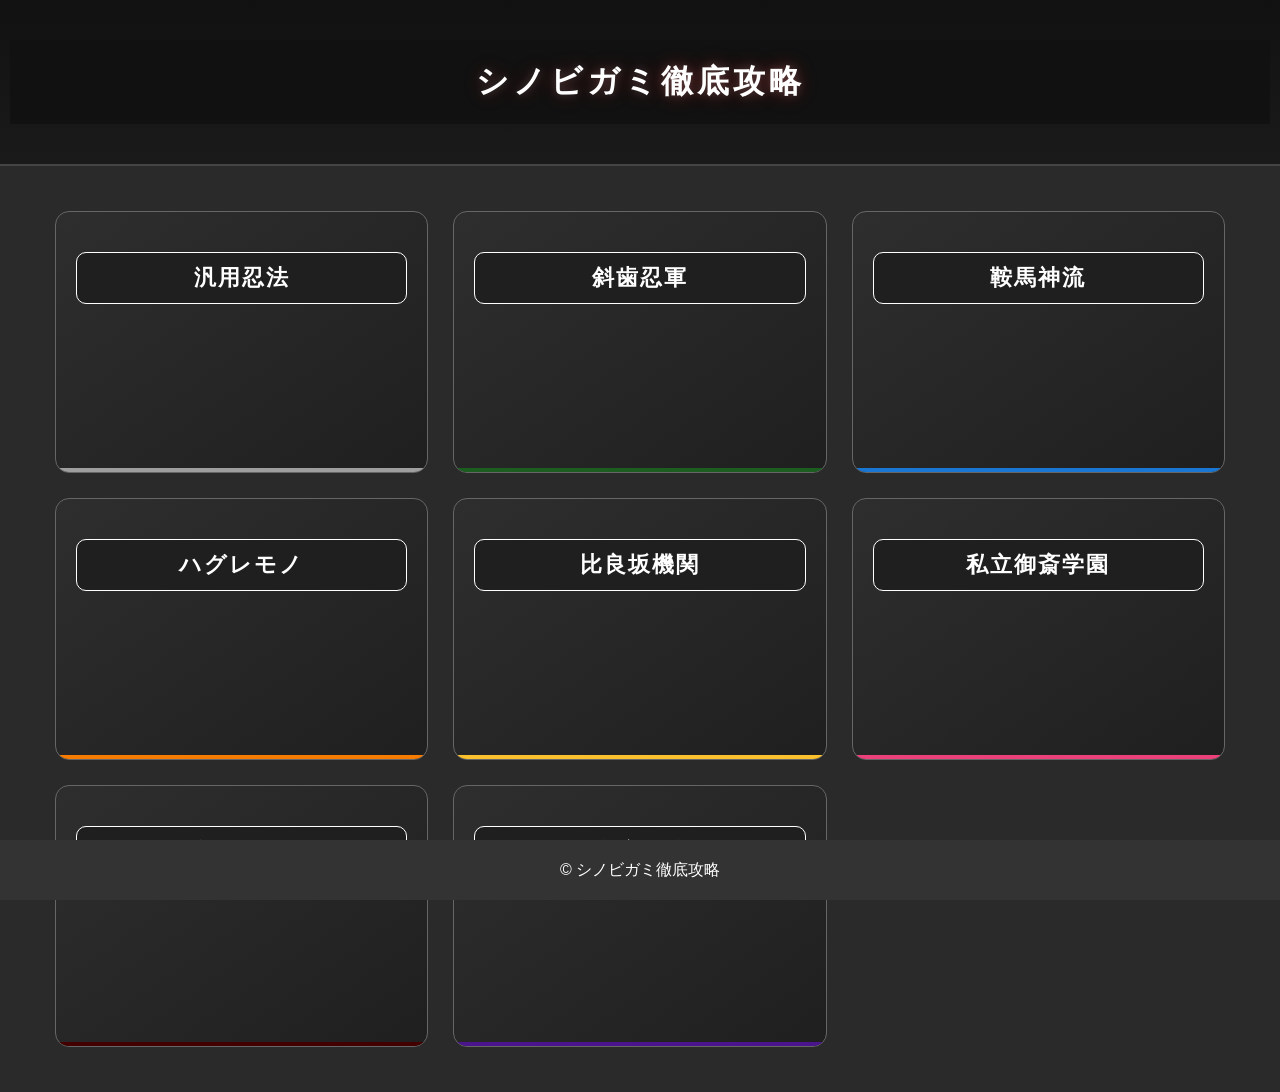
<file: index.html>
<!DOCTYPE html>
<html lang="ja">
<head>
<meta charset="UTF-8">
<meta name="viewport" content="width=device-width, initial-scale=1.0">
<link href="other.css" rel="stylesheet" type="text/css">
<title>シノビガミ徹底攻略</title>

<style>
body {
  margin: 0;
  font-family: "Hiragino Kaku Gothic ProN", Meiryo, sans-serif;
  background: #2a2a2a;
  color: #fff;
}

/* タイトル */
header {
  text-align: center;
  padding: 40px 10px;
  background: linear-gradient(180deg, #111, #1a1a1a);
  border-bottom: 2px solid #444;
}

header h1 {
  margin: 0;
  font-size: 32px;
  letter-spacing: 4px;
  text-shadow: 0 0 10px rgba(255,255,255,0.2),
               0 0 20px rgba(255,0,0,0.3);
}

/* コンテナ */
.container {
  max-width: 1200px;
  margin: auto;
  padding: 30px 20px;
}

/* グリッド */
.grid {
  display: grid;
  grid-template-columns: repeat(3, 1fr);
  gap: 25px;
}

/* スマホ */
@media (max-width: 768px) {
  .grid {
    grid-template-columns: 1fr;
  }
}

/* カード */
.card {
  background: linear-gradient(145deg, #2e2e2e, #1f1f1f);
  border: 1px solid #666;
  border-radius: 14px;
  padding: 40px 20px;
  text-align: center;
  cursor: pointer;
  transition: 0.3s;
  position: relative;
  overflow: hidden;
}

/* ホバー時 */
.card:hover {
  transform: translateY(-8px) scale(1.03);
  box-shadow: 0 10px 30px rgba(0,0,0,0.7);
}

/* 光エフェクト */
.card::before {
  content: "";
  position: absolute;
  top: -50%;
  left: -50%;
  width: 200%;
  height: 200%;
  background: linear-gradient(120deg, transparent, rgba(255,255,255,0.1), transparent);
  transform: rotate(25deg);
  transition: 0.5s;
  opacity: 0;
}

.card:hover::before {
  opacity: 1;
  top: -20%;
  left: -20%;
}

/* カードタイトル */
.card h2 {
  margin: 0;
  font-size: 22px;
  letter-spacing: 2px;
}

/* 装飾ライン */
.card::after {
  content: "";
  position: absolute;
  bottom: 0;
  left: 0;
  width: 100%;
  height: 4px;
  transition: 0.3s;
}

/* ホバー時にライン強調 */
.card:hover::after {
  height: 6px;
  filter: brightness(1.4);
}

/* 流派カラー（指定イメージ） */
.general::after { background: #9e9e9e; } /* 汎用：グレー */
.hasuba::after   { background: #1b5e20; } /* 斜歯：濃い緑 */
.kurama::after  { background: #1976d2; } /* 鞍馬：青 */
.hagure::after  { background: #f57c00; } /* ハグレ：オレンジ */
.hirasaka::after{ background: #fbc02d; } /* 比良坂：黄色 */
.gakuen::after  { background: #ec407a; } /* 私立：ピンク */
.oni::after  { background: #430001; } /* 隠忍：濃い赤 */
.koryu::after   { background: #4a148c; } /* 古流：濃い紫 */

/* フッター */
footer {
    position: fixed;
    bottom: 0;
    left: 0;
    width: 100%;
    height: 60px;
    background: #333;
    color: white;
    text-align: center;
    line-height: 60px;
}
</style>
</head>

<body>

<header>
  <h1>シノビガミ徹底攻略</h1>
</header>

<div class="container">

<div class="grid">

  <!-- 汎用忍法 -->
  <div class="card general" onclick="location.href='hanyou.html'">
    <h2>汎用忍法</h2>
  </div>

  <div class="card hasuba" onclick="location.href='hasuba.html'">
    <h2>斜歯忍軍</h2>
  </div>

  <div class="card kurama" onclick="location.href='kurama.html'">
    <h2>鞍馬神流</h2>
  </div>

  <div class="card hagure" onclick="location.href='hagure.html'">
    <h2>ハグレモノ</h2>
  </div>

  <div class="card hirasaka" onclick="location.href='hirasaka.html'">
    <h2>比良坂機関</h2>
  </div>

  <div class="card gakuen" onclick="location.href='gakuen.html'">
    <h2>私立御斎学園</h2>
  </div>

  <div class="card oni" onclick="location.href='oni.html'">
    <h2>隠忍の血統</h2>
  </div>

  <!-- 古流忍法 -->
  <div class="card koryu" onclick="location.href='koryu.html'">
    <h2>古流忍法</h2>
  </div>

</div>

</div>

<footer>
  © シノビガミ徹底攻略
</footer>

</body>
</html>
</file>
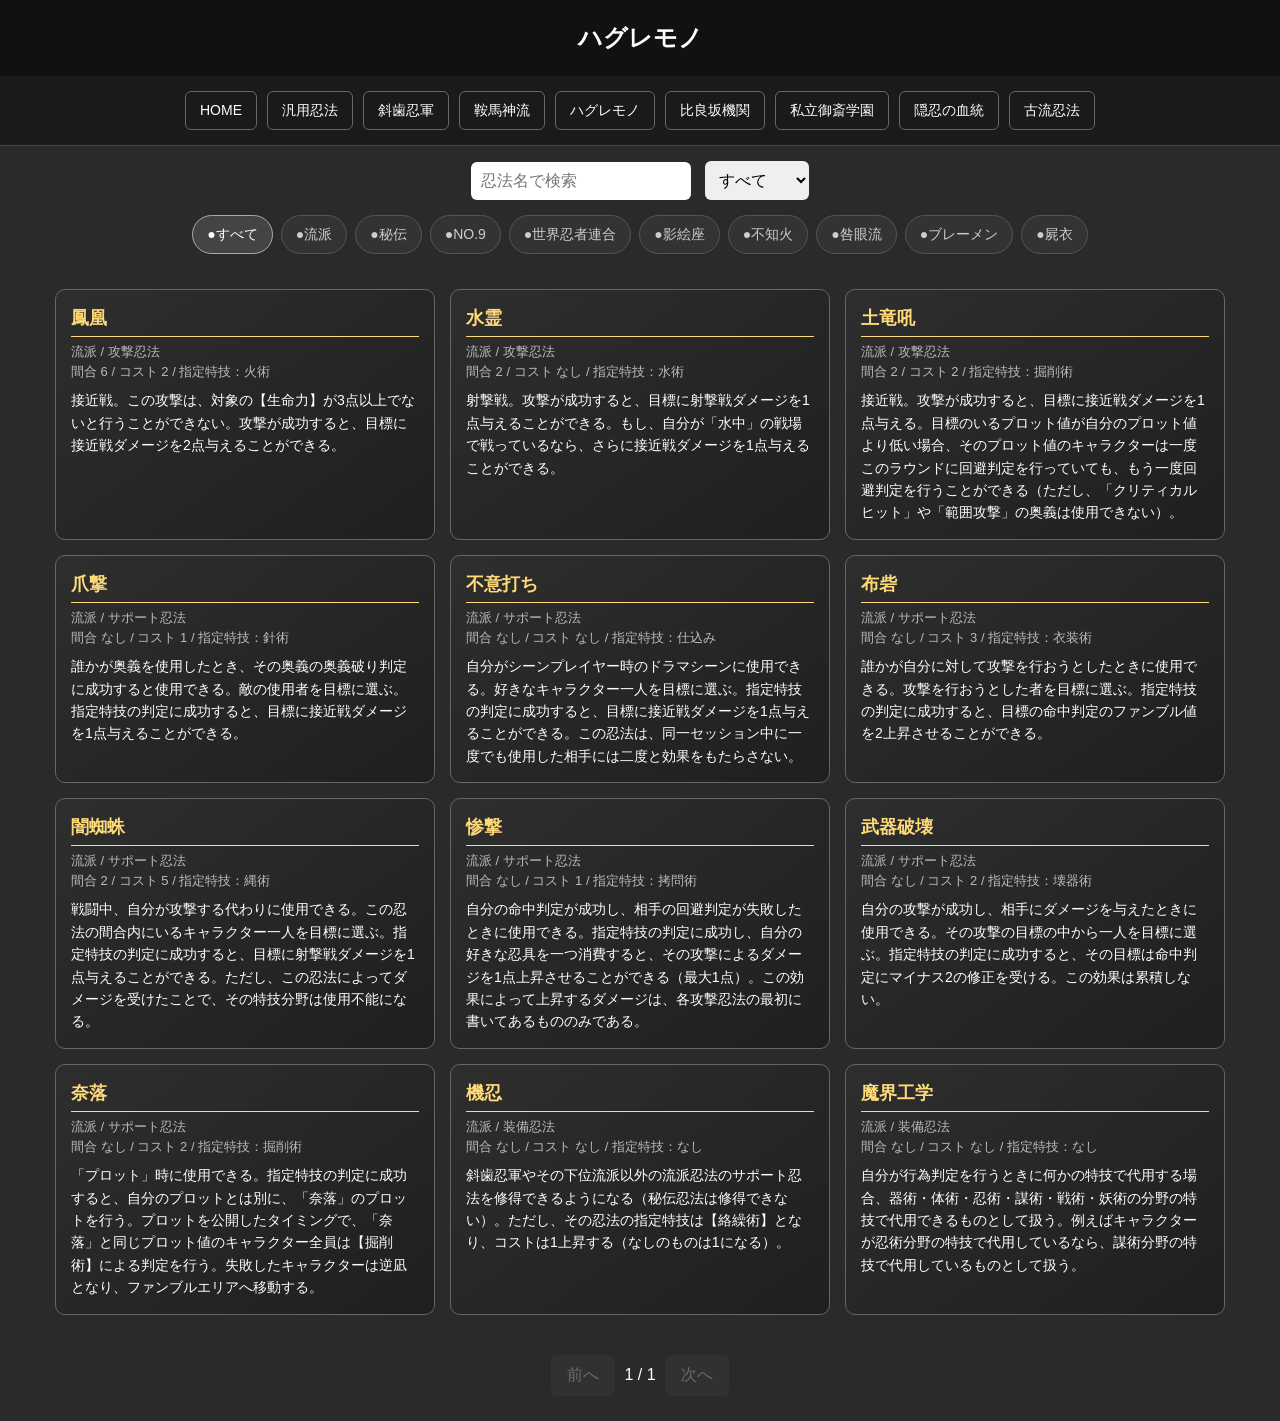
<file: hagure.html>
<!DOCTYPE html>
<html lang="ja">
<head>
<meta charset="UTF-8">
<meta name="viewport" content="width=device-width, initial-scale=1.0">
<link href="other.css" rel="stylesheet" type="text/css">
<title>シノビガミ徹底攻略-ハグレモノ</title>

<style>
body {
  margin: 0;
  font-family: sans-serif;
  background: #2a2a2a;
  color: #fff;
  line-height: 1.5;
}

/* タイトル */
h1 {
  text-align: center;
  padding: 20px 0;
  margin: 0;
  background: #111;
  font-size: 24px;
}
.container h2 {
    text-align: center;
    background-color: #1f1f1f;
    padding: 10px;
    border: 1px solid;
    border-radius: 10px;
}
/* ===== メニュー（修正箇所） ===== */
.menu {
  display: flex;
  justify-content: center; 
  overflow-x: auto;
  /* スムーズなスクロール（iOS用） */
  -webkit-overflow-scrolling: touch; 
  gap: 10px;
  /* 左右にパディングを入れることで、端のアイテムが壁に張り付くのを防ぐ */
  padding: 15px 20px; 
  background: #1a1a1a;
  border-bottom: 1px solid #444;
}

/* スクロールバーの見た目を少し整える（任意） */
.menu::-webkit-scrollbar {
  height: 4px;
}
.menu::-webkit-scrollbar-thumb {
  background: #444;
  border-radius: 10px;
}

/* メニューアイテム（枠線だけ） */
.menu-item {
  flex: 0 0 auto;
  padding: 8px 14px;
  border-radius: 6px;
  cursor: pointer;
  white-space: nowrap;
  font-size: 14px;
  border: 1px solid #666;
  background: transparent;
  transition: 0.2s;
}

/* ホバー */
.menu-item:hover {
  border-color: #aaa;
  background: #333;
}

/* ===== コンテンツ ===== */
.container {
  max-width: 1200px;
  margin: auto;
}

.controls {
  padding: 10px;
  text-align: center;
}

input, select {
  padding: 10px;
  margin: 5px;
  border-radius: 6px;
  border: none;
  font-size: 16px; /* 入力しやすく大きく */
}

/* ===== サブメニューのスタイル ===== */
.submenu {
  display: flex;
  justify-content: center;
  flex-wrap: wrap;
  gap: 8px;
  padding: 10px 0;
}

.sub-item {
  padding: 8px 14px;
  border-radius: 20px;
  cursor: pointer;
  font-size: 14px;
  border: 1px solid #555;
  background: #333;
  color: #ccc;
  transition: 0.2s;
}

.sub-item:hover, .sub-item.active {
  border-color: #aaa;
  background: #444;
  color: #fff;
}

/* グリッド */
.grid {
  display: grid;
  grid-template-columns: repeat(3, 1fr);
  gap: 15px;
  padding: 15px;
}

/* 一覧カード */
.card {
  min-height: 180px;
  overflow: hidden;
  padding: 15px;
  border-radius: 10px;
  background: linear-gradient(145deg, #2e2e2e, #1f1f1f);
  border: 1px solid #666;
  transition: 0.2s;
}

/* テキスト */
.title {
  font-weight: bold;
  margin-bottom: 5px;
  font-size: 1.1em;
  border-bottom: 1px solid;
  padding-bottom: 5px;
  color: #ffda79; /* タイトルを見やすく */
}

.meta {
  font-size: 13px;
  color: #bbb;
  margin-bottom: 8px;
}

.desc {
  font-size: 14px;
  line-height: 1.6;
}

/* ページネーション */
.pagination {
  text-align: center;
  padding: 20px 10px;
}

button {
  padding: 10px 16px;
  margin: 5px;
  border: none;
  border-radius: 6px;
  cursor: pointer;
  font-size: 16px;
  background: #444;
  color: white;
}

button:disabled {
  opacity: 0.3;
  cursor: not-allowed;
}

/* ==========================================
   スマホ向け調整 (768px以下)
========================================== */
@media (max-width: 768px) {
  h1 { font-size: 20px; }
  .menu {
    justify-content: flex-start; 
  }
  /* 2列表示に変更 */
  .grid {
    grid-template-columns: repeat(2, 1fr);
    gap: 10px; /* 間隔を少し詰める */
    padding: 10px;
  }

  /* カード内の文字サイズを大きく */
  .card {
    padding: 12px;
    min-height: auto;
  }

  .title {
    font-size: 1.2em; /* タイトルを大きく */
  }

  .meta {
    font-size: 13px;
    line-height: 1.3;
  }

  .desc {
    font-size: 13px;
    line-height: 1.5;
  }

  /* コントロール（検索・ボタン）のサイズアップ */
  input, select, .sub-item, button {
    font-size: 12px;
  }
  
}

/* さらに小さい画面（400px以下）での微調整 */
@media (max-width: 400px) {
  .grid {
    grid-template-columns: 1fr; /* 非常に狭い場合は1列 */
  }
}

</style>
</head>

<body>

<h1>ハグレモノ</h1>

<div class="menu">
  <div class="menu-item general" onclick="location.href='index.html'">HOME</div>
  <div class="menu-item hanyou" onclick="location.href='hanyou.html'">汎用忍法</div>
  <div class="menu-item hasuba" onclick="location.href='hasuba.html'">斜歯忍軍</div>
  <div class="menu-item kurama" onclick="location.href='kurama.html'">鞍馬神流</div>
  <div class="menu-item hagure" onclick="location.href='hagure.html'">ハグレモノ</div>
  <div class="menu-item hirasaka" onclick="location.href='hirasaka.html'">比良坂機関</div>
  <div class="menu-item gakuen" onclick="location.href='gakuen.html'">私立御斎学園</div>
  <div class="menu-item kettou" onclick="location.href='kettou.html'">隠忍の血統</div>
  <div class="menu-item koryu" onclick="location.href='koryu.html'">古流忍法</div>
</div>

<div class="container">

<div class="controls">
  <input type="text" id="search" placeholder="忍法名で検索">
  <select id="filter">
    <option value="">すべて</option>
    <option value="攻撃">攻撃</option>
    <option value="サポート">サポート</option>
    <option value="装備">装備</option>
  </select>
  
  <div class="submenu">
    <div class="sub-item active" onclick="setSubCategory(this, '')">●すべて</div>
    <div class="sub-item" onclick="setSubCategory(this, '流派')">●流派</div>
    <div class="sub-item" onclick="setSubCategory(this, '秘伝')">●秘伝</div>
    <div class="sub-item" onclick="setSubCategory(this, 'NO.9')">●NO.9</div>
    <div class="sub-item" onclick="setSubCategory(this, '世界忍者連合')">●世界忍者連合</div>
    <div class="sub-item" onclick="setSubCategory(this, '影絵座')">●影絵座</div>
    <div class="sub-item" onclick="setSubCategory(this, '不知火')">●不知火</div>
    <div class="sub-item" onclick="setSubCategory(this, '咎眼流')">●咎眼流</div>
    <div class="sub-item" onclick="setSubCategory(this, 'ブレーメン')">●ブレーメン</div>
    <div class="sub-item" onclick="setSubCategory(this, '屍衣')">●屍衣</div>
  </div>
</div>

<div class="grid" id="grid"></div>

<div class="pagination">
  <button id="prev">前へ</button>
  <span id="pageInfo"></span>
  <button id="next">次へ</button>
</div>

</div>

<script>
const ITEMS_PER_PAGE = 12;
let currentPage = 1;
let currentSubCategory = ''; 

const data = [
{
    name:"鳳凰",
    type:"攻撃忍法",
    category:"流派",
    meta:"間合 6 / コスト 2 / 指定特技：火術",
    desc:"接近戦。この攻撃は、対象の【生命力】が3点以上でないと行うことができない。攻撃が成功すると、目標に接近戦ダメージを2点与えることができる。"
},
{
    name:"水霊",
    type:"攻撃忍法",
    category:"流派",
    meta:"間合 2 / コスト なし / 指定特技：水術",
    desc:"射撃戦。攻撃が成功すると、目標に射撃戦ダメージを1点与えることができる。もし、自分が「水中」の戦場で戦っているなら、さらに接近戦ダメージを1点与えることができる。"
},
{
    name:"土竜吼",
    type:"攻撃忍法",
    category:"流派",
    meta:"間合 2 / コスト 2 / 指定特技：掘削術",
    desc:"接近戦。攻撃が成功すると、目標に接近戦ダメージを1点与える。目標のいるプロット値が自分のプロット値より低い場合、そのプロット値のキャラクターは一度このラウンドに回避判定を行っていても、もう一度回避判定を行うことができる（ただし、「クリティカルヒット」や「範囲攻撃」の奥義は使用できない）。"
},
{
    name:"爪撃",
    type:"サポート忍法",
    category:"流派",
    meta:"間合 なし / コスト 1 / 指定特技：針術",
    desc:"誰かが奥義を使用したとき、その奥義の奥義破り判定に成功すると使用できる。敵の使用者を目標に選ぶ。指定特技の判定に成功すると、目標に接近戦ダメージを1点与えることができる。"
},
{
    name:"不意打ち",
    type:"サポート忍法",
    category:"流派",
    meta:"間合 なし / コスト なし / 指定特技：仕込み",
    desc:"自分がシーンプレイヤー時のドラマシーンに使用できる。好きなキャラクター一人を目標に選ぶ。指定特技の判定に成功すると、目標に接近戦ダメージを1点与えることができる。この忍法は、同一セッション中に一度でも使用した相手には二度と効果をもたらさない。"
},
{
    name:"布砦",
    type:"サポート忍法",
    category:"流派",
    meta:"間合 なし / コスト 3 / 指定特技：衣装術",
    desc:"誰かが自分に対して攻撃を行おうとしたときに使用できる。攻撃を行おうとした者を目標に選ぶ。指定特技の判定に成功すると、目標の命中判定のファンブル値を2上昇させることができる。"
},
{
    name:"闇蜘蛛",
    type:"サポート忍法",
    category:"流派",
    meta:"間合 2 / コスト 5 / 指定特技：縄術",
    desc:"戦闘中、自分が攻撃する代わりに使用できる。この忍法の間合内にいるキャラクター一人を目標に選ぶ。指定特技の判定に成功すると、目標に射撃戦ダメージを1点与えることができる。ただし、この忍法によってダメージを受けたことで、その特技分野は使用不能になる。"
},
{
    name:"惨撃",
    type:"サポート忍法",
    category:"流派",
    meta:"間合 なし / コスト 1 / 指定特技：拷問術",
    desc:"自分の命中判定が成功し、相手の回避判定が失敗したときに使用できる。指定特技の判定に成功し、自分の好きな忍具を一つ消費すると、その攻撃によるダメージを1点上昇させることができる（最大1点）。この効果によって上昇するダメージは、各攻撃忍法の最初に書いてあるもののみである。"
},
{
    name:"武器破壊",
    type:"サポート忍法",
    category:"流派",
    meta:"間合 なし / コスト 2 / 指定特技：壊器術",
    desc:"自分の攻撃が成功し、相手にダメージを与えたときに使用できる。その攻撃の目標の中から一人を目標に選ぶ。指定特技の判定に成功すると、その目標は命中判定にマイナス2の修正を受ける。この効果は累積しない。"
},
{
    name:"奈落",
    type:"サポート忍法",
    category:"流派",
    meta:"間合 なし / コスト 2 / 指定特技：掘削術",
    desc:"「プロット」時に使用できる。指定特技の判定に成功すると、自分のプロットとは別に、「奈落」のプロットを行う。プロットを公開したタイミングで、「奈落」と同じプロット値のキャラクター全員は【掘削術】による判定を行う。失敗したキャラクターは逆凪となり、ファンブルエリアへ移動する。"
},
{
    name:"機忍",
    type:"装備忍法",
    category:"流派",
    meta:"間合 なし / コスト なし / 指定特技：なし",
    desc:"斜歯忍軍やその下位流派以外の流派忍法のサポート忍法を修得できるようになる（秘伝忍法は修得できない）。ただし、その忍法の指定特技は【絡繰術】となり、コストは1上昇する（なしのものは1になる）。"
},
{
    name:"魔界工学",
    type:"装備忍法",
    category:"流派",
    meta:"間合 なし / コスト なし / 指定特技：なし",
    desc:"自分が行為判定を行うときに何かの特技で代用する場合、器術・体術・忍術・謀術・戦術・妖術の分野の特技で代用できるものとして扱う。例えばキャラクターが忍術分野の特技で代用しているなら、謀術分野の特技で代用しているものとして扱う。"
}

];

const grid = document.getElementById("grid");

function setSubCategory(element, cat) {
  currentSubCategory = cat;
  currentPage = 1; 
  
  document.querySelectorAll('.sub-item').forEach(btn => {
    btn.classList.remove('active');
  });
  element.classList.add('active');
  
  render();
}

function getFilteredData() {
  const search = document.getElementById("search").value.toLowerCase();
  const filter = document.getElementById("filter").value;

  return data
    .filter(d =>
      d.name.toLowerCase().includes(search) ||
      d.desc.toLowerCase().includes(search)
    )
    .filter(d => !filter || d.type.includes(filter))
    .filter(d => !currentSubCategory || d.category === currentSubCategory);
}

function render() {
  const filtered = getFilteredData();
  const totalPages = Math.ceil(filtered.length / ITEMS_PER_PAGE);

  if (currentPage > totalPages) currentPage = totalPages || 1;

  const start = (currentPage - 1) * ITEMS_PER_PAGE;
  const pageData = filtered.slice(start, start + ITEMS_PER_PAGE);

  grid.innerHTML = "";

  if (filtered.length === 0) {
    grid.innerHTML = "<p style='text-align:center; grid-column: 1 / -1;'>該当する忍法がありません</p>";
    document.getElementById("pageInfo").textContent = "";
    document.getElementById("prev").disabled = true;
    document.getElementById("next").disabled = true;
    return;
  }

  pageData.forEach(d => {
    const card = document.createElement("div");
    card.className = "card";
    card.innerHTML = `
      <div class="title">${d.name}</div>
      <div class="meta">${d.category || '未設定'} / ${d.type}<br>${d.meta}</div>
      <div class="desc">${d.desc}</div>
    `;
    grid.appendChild(card);
  });

  document.getElementById("pageInfo").textContent = `${currentPage} / ${totalPages}`;
  document.getElementById("prev").disabled = currentPage === 1;
  document.getElementById("next").disabled = currentPage === totalPages;
}

document.getElementById("search").addEventListener("input", () => {
  currentPage = 1;
  render();
});

document.getElementById("filter").addEventListener("change", () => {
  currentPage = 1;
  render();
});

document.getElementById("prev").addEventListener("click", () => {
  currentPage--;
  render();
});

document.getElementById("next").addEventListener("click", () => {
  currentPage++;
  render();
});

render();
</script>

</body>
</html>
</file>
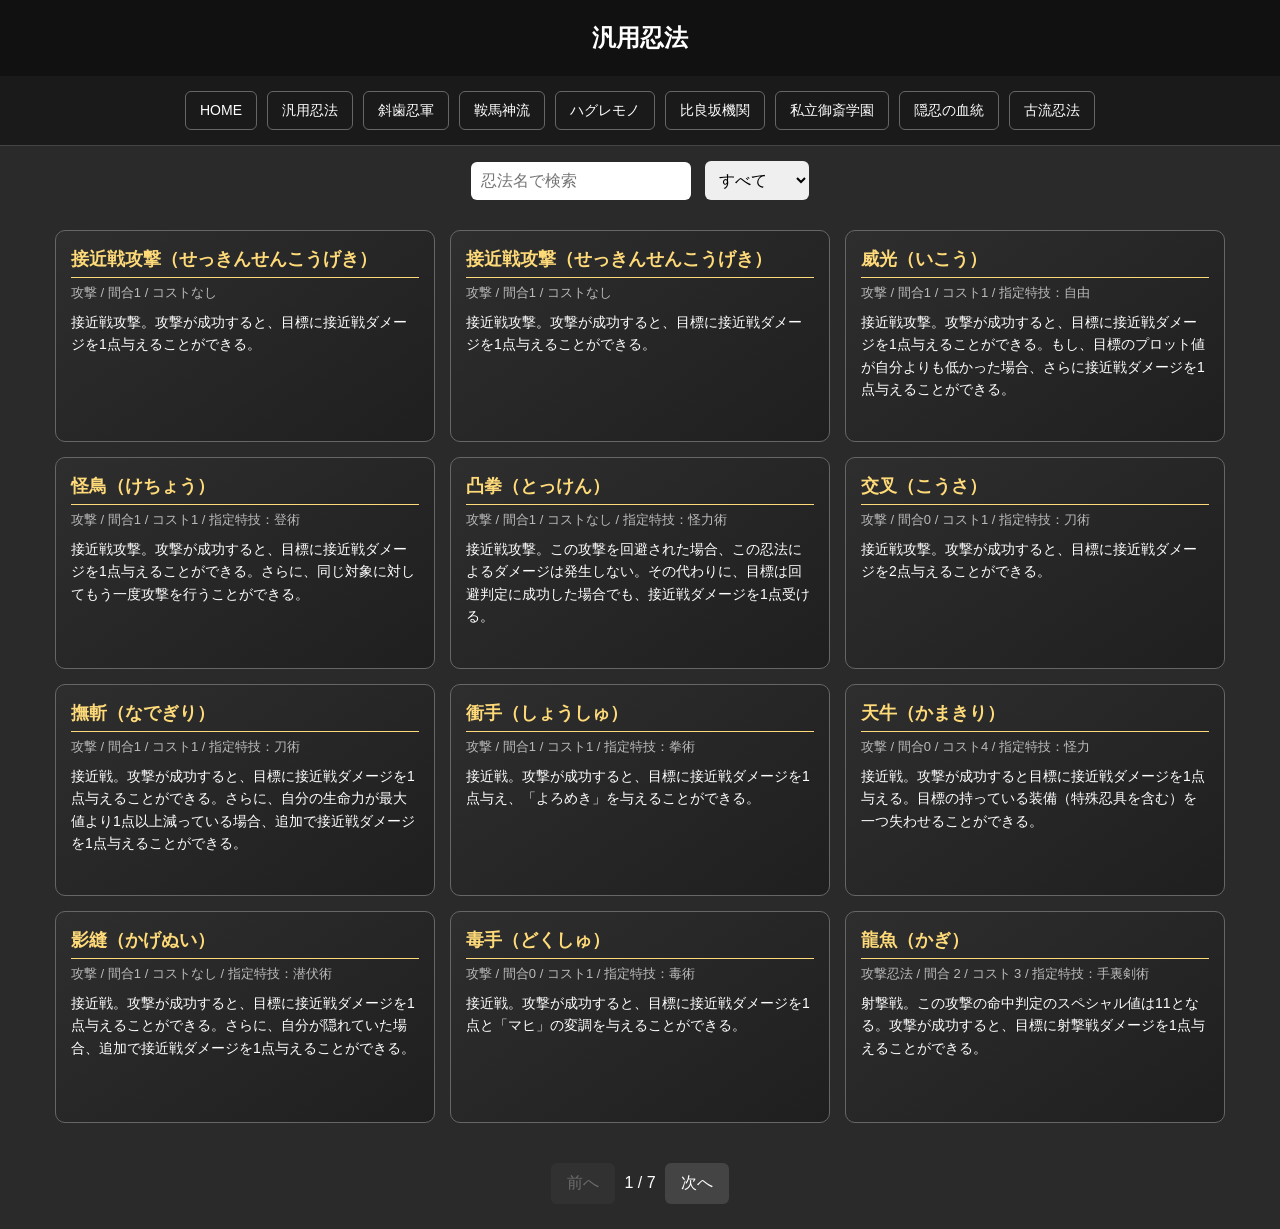
<file: hanyou.html>
<!DOCTYPE html>
<html lang="ja">
<head>
<meta charset="UTF-8">
<meta name="viewport" content="width=device-width, initial-scale=1.0">
<link href="other.css" rel="stylesheet" type="text/css">
<title>シノビガミ徹底攻略-汎用忍法</title>

<style>
body {
  margin: 0;
  font-family: sans-serif;
  background: #2a2a2a;
  color: #fff;
  line-height: 1.5;
}

/* タイトル */
h1 {
  text-align: center;
  padding: 20px 0;
  margin: 0;
  background: #111;
  font-size: 24px;
}
.container h2 {
    text-align: center;
    background-color: #1f1f1f;
    padding: 10px;
    border: 1px solid;
    border-radius: 10px;
}
/* ===== メニュー（修正箇所） ===== */
.menu {
  display: flex;
  justify-content: center; 
  overflow-x: auto;
  /* スムーズなスクロール（iOS用） */
  -webkit-overflow-scrolling: touch; 
  gap: 10px;
  /* 左右にパディングを入れることで、端のアイテムが壁に張り付くのを防ぐ */
  padding: 15px 20px; 
  background: #1a1a1a;
  border-bottom: 1px solid #444;
}

/* スクロールバーの見た目を少し整える（任意） */
.menu::-webkit-scrollbar {
  height: 4px;
}
.menu::-webkit-scrollbar-thumb {
  background: #444;
  border-radius: 10px;
}

/* メニューアイテム（枠線だけ） */
.menu-item {
  flex: 0 0 auto;
  padding: 8px 14px;
  border-radius: 6px;
  cursor: pointer;
  white-space: nowrap;
  font-size: 14px;
  border: 1px solid #666;
  background: transparent;
  transition: 0.2s;
}

/* ホバー */
.menu-item:hover {
  border-color: #aaa;
  background: #333;
}

/* ===== コンテンツ ===== */
.container {
  max-width: 1200px;
  margin: auto;
}

.controls {
  padding: 10px;
  text-align: center;
}

input, select {
  padding: 10px;
  margin: 5px;
  border-radius: 6px;
  border: none;
  font-size: 16px; /* 入力しやすく大きく */
}

/* ===== サブメニューのスタイル ===== */
.submenu {
  display: flex;
  justify-content: center;
  flex-wrap: wrap;
  gap: 8px;
  padding: 10px 0;
}

.sub-item {
  padding: 8px 14px;
  border-radius: 20px;
  cursor: pointer;
  font-size: 14px;
  border: 1px solid #555;
  background: #333;
  color: #ccc;
  transition: 0.2s;
}

.sub-item:hover, .sub-item.active {
  border-color: #aaa;
  background: #444;
  color: #fff;
}

/* グリッド */
.grid {
  display: grid;
  grid-template-columns: repeat(3, 1fr);
  gap: 15px;
  padding: 15px;
}

/* 一覧カード */
.card {
  min-height: 180px;
  overflow: hidden;
  padding: 15px;
  border-radius: 10px;
  background: linear-gradient(145deg, #2e2e2e, #1f1f1f);
  border: 1px solid #666;
  transition: 0.2s;
}

/* テキスト */
.title {
  font-weight: bold;
  margin-bottom: 5px;
  font-size: 1.1em;
  border-bottom: 1px solid;
  padding-bottom: 5px;
  color: #ffda79; /* タイトルを見やすく */
}

.meta {
  font-size: 13px;
  color: #bbb;
  margin-bottom: 8px;
}

.desc {
  font-size: 14px;
  line-height: 1.6;
}

/* ページネーション */
.pagination {
  text-align: center;
  padding: 20px 10px;
}

button {
  padding: 10px 16px;
  margin: 5px;
  border: none;
  border-radius: 6px;
  cursor: pointer;
  font-size: 16px;
  background: #444;
  color: white;
}

button:disabled {
  opacity: 0.3;
  cursor: not-allowed;
}

/* ==========================================
   スマホ向け調整 (768px以下)
========================================== */
@media (max-width: 768px) {
  h1 { font-size: 20px; }
  .menu {
    justify-content: flex-start; 
  }
  /* 2列表示に変更 */
  .grid {
    grid-template-columns: repeat(2, 1fr);
    gap: 10px; /* 間隔を少し詰める */
    padding: 10px;
  }

  /* カード内の文字サイズを大きく */
  .card {
    padding: 12px;
    min-height: auto;
  }

  .title {
    font-size: 1.2em; /* タイトルを大きく */
  }

  .meta {
    font-size: 13px;
    line-height: 1.3;
  }

  .desc {
    font-size: 13px;
    line-height: 1.5;
  }

  /* コントロール（検索・ボタン）のサイズアップ */
  input, select, .sub-item, button {
    font-size: 12px;
  }
  
}

/* さらに小さい画面（400px以下）での微調整 */
@media (max-width: 400px) {
  .grid {
    grid-template-columns: 1fr; /* 非常に狭い場合は1列 */
  }
}

</style>
</head>

<body>

<h1>汎用忍法</h1>

<!-- ===== メニュー追加 ===== -->
<div class="menu">
  <div class="menu-item general" onclick="location.href='index.html'">HOME</div>
  <div class="menu-item general" onclick="location.href='hanyou.html'">汎用忍法</div>
  <div class="menu-item hasuba" onclick="location.href='hasuba.html'">斜歯忍軍</div>
  <div class="menu-item kurama" onclick="location.href='kurama.html'">鞍馬神流</div>
  <div class="menu-item hagure" onclick="location.href='hagure.html'">ハグレモノ</div>
  <div class="menu-item hirasaka" onclick="location.href='hirasaka.html'">比良坂機関</div>
  <div class="menu-item gakuen" onclick="location.href='gakuen.html'">私立御斎学園</div>
  <div class="menu-item oni" onclick="location.href='oni.html'">隠忍の血統</div>
  <div class="menu-item koryu" onclick="location.href='koryu.html'">古流忍法</div>

</div>

<div class="container">


<div class="controls">
  <input type="text" id="search" placeholder="忍法名で検索">
  <select id="filter">
    <option value="">すべて</option>
    <option value="攻撃">攻撃</option>
    <option value="サポート">サポート</option>
    <option value="装備">装備</option>
  </select>
</div>

<div class="grid" id="grid"></div>

<div class="pagination">
  <button id="prev">前へ</button>
  <span id="pageInfo"></span>
  <button id="next">次へ</button>
</div>

</div>

<script>
const ITEMS_PER_PAGE = 12;
let currentPage = 1;

const data = [
{
name:"接近戦攻撃（せっきんせんこうげき）",
type:"攻撃",
meta:"間合1 / コストなし",
desc:"接近戦攻撃。攻撃が成功すると、目標に接近戦ダメージを1点与えることができる。"
},
{
name:"接近戦攻撃（せっきんせんこうげき）",
type:"攻撃",
meta:"間合1 / コストなし",
desc:"接近戦攻撃。攻撃が成功すると、目標に接近戦ダメージを1点与えることができる。"
},

{
name:"威光（いこう）",
type:"攻撃",
meta:"間合1 / コスト1 / 指定特技：自由",
desc:"接近戦攻撃。攻撃が成功すると、目標に接近戦ダメージを1点与えることができる。もし、目標のプロット値が自分よりも低かった場合、さらに接近戦ダメージを1点与えることができる。"
},

{
name:"怪鳥（けちょう）",
type:"攻撃",
meta:"間合1 / コスト1 / 指定特技：登術",
desc:"接近戦攻撃。攻撃が成功すると、目標に接近戦ダメージを1点与えることができる。さらに、同じ対象に対してもう一度攻撃を行うことができる。"
},

{
name:"凸拳（とっけん）",
type:"攻撃",
meta:"間合1 / コストなし / 指定特技：怪力術",
desc:"接近戦攻撃。この攻撃を回避された場合、この忍法によるダメージは発生しない。その代わりに、目標は回避判定に成功した場合でも、接近戦ダメージを1点受ける。"
},

{
name:"交叉（こうさ）",
type:"攻撃",
meta:"間合0 / コスト1 / 指定特技：刀術",
desc:"接近戦攻撃。攻撃が成功すると、目標に接近戦ダメージを2点与えることができる。"
},

{
name:"撫斬（なでぎり）",
type:"攻撃",
meta:"間合1 / コスト1 / 指定特技：刀術",
desc:"接近戦。攻撃が成功すると、目標に接近戦ダメージを1点与えることができる。さらに、自分の生命力が最大値より1点以上減っている場合、追加で接近戦ダメージを1点与えることができる。"
},

{
name:"衝手（しょうしゅ）",
type:"攻撃",
meta:"間合1 / コスト1 / 指定特技：拳術",
desc:"接近戦。攻撃が成功すると、目標に接近戦ダメージを1点与え、「よろめき」を与えることができる。"
},

{
name:"天牛（かまきり）",
type:"攻撃",
meta:"間合0 / コスト4 / 指定特技：怪力",
desc:"接近戦。攻撃が成功すると目標に接近戦ダメージを1点与える。目標の持っている装備（特殊忍具を含む）を一つ失わせることができる。"
},

{
name:"影縫（かげぬい）",
type:"攻撃",
meta:"間合1 / コストなし / 指定特技：潜伏術",
desc:"接近戦。攻撃が成功すると、目標に接近戦ダメージを1点与えることができる。さらに、自分が隠れていた場合、追加で接近戦ダメージを1点与えることができる。"
},

{
name:"毒手（どくしゅ）",
type:"攻撃",
meta:"間合0 / コスト1 / 指定特技：毒術",
desc:"接近戦。攻撃が成功すると、目標に接近戦ダメージを1点と「マヒ」の変調を与えることができる。"
},
{
name:"龍魚（かぎ）",
type:"攻撃忍法",
meta:"間合 2 / コスト 3 / 指定特技：手裏剣術",
desc:"射撃戦。この攻撃の命中判定のスペシャル値は11となる。攻撃が成功すると、目標に射撃戦ダメージを1点与えることができる。"
},

{
name:"指弾（しだん）",
type:"攻撃忍法",
meta:"間合 1 / コスト 3 / 指定特技：手練",
desc:"射撃戦。この攻撃の回避判定はファンブル値が1上昇する。攻撃が成功すると、目標に射撃戦ダメージを1点与えることができる。"
},

{
name:"巡鳥（めぐりうづら）",
type:"攻撃忍法",
meta:"間合 2 / コスト 1 / 指定特技：香術",
desc:"射撃戦。この攻撃に対する回避判定を香術以外の分野の特技で行った場合、その判定にマイナス1の修正がつく。ファンブル値が1上昇する。攻撃が成功すると、目標に射撃戦ダメージを1点与えることができる。"
},

{
name:"千矢（せんし）",
type:"攻撃忍法",
meta:"間合 3 / コスト なし / 指定特技：自由",
desc:"射撃戦。攻撃が成功すると、目標に射撃戦ダメージを1点与えることができる。この忍法は、中忍頭以上でないと修得できない。"
},

{
name:"万華鏡（まんげきょう）",
type:"攻撃忍法",
meta:"間合 3 / コスト なし / 指定特技：自由",
desc:"射撃戦。攻撃が成功すると、目標に射撃戦ダメージを2点与えることができる。この忍法は、上忍以上でないと修得できない。"
},

{
name:"集団戦攻撃（しゅうだんせんこうげき）",
type:"攻撃忍法",
meta:"間合 4 / コスト なし / 指定特技：自由",
desc:"集団戦。攻撃が成功すると、目標に集団戦ダメージを1点与えることができる。"
},

{
name:"夢浄瑠璃（ゆめじょうるり）",
type:"攻撃忍法",
meta:"間合 2 / コスト 1 / 指定特技：傀儡の術",
desc:"集団戦。この攻撃の回避判定にはマイナス1の修正がつく。攻撃が成功すると、目標に集団戦ダメージを1点与えることができる。"
},

{
name:"闘斬（やみうち）",
type:"攻撃忍法",
meta:"間合 2 / コスト 1〜 / 指定特技：手兵術",
desc:"集団戦。この攻撃を行うとき、この忍法のコストを1から使用できる最大値までの範囲で自由に設定できる。この攻撃の回避判定には、この忍法のコストと同じだけのマイナスの修正がつく。攻撃が成功すると、目標に集団戦ダメージを1点与えることができる。"
},

{
name:"追撃（ついげき）",
type:"攻撃忍法",
meta:"間合 2 / コスト 4 / 指定特技：野戦術",
desc:"集団戦。攻撃が成功すると、目標に集団戦ダメージを1点与え、「戦場表」を使ってランダムに戦場を変化させることができる。"
},

{
name:"幻兵（まぼろしへい）",
type:"攻撃忍法",
meta:"間合 2 / コスト 4 / 指定特技：幻術",
desc:"集団戦。攻撃が成功すると、目標に集団戦ダメージ1点、接近戦ダメージ1点を与えることができる。"
},

{
name:"連衝術（れんしょうじゅつ）",
type:"攻撃忍法",
meta:"間合 3 / コスト 4 / 指定特技：鳥獣術",
desc:"集団戦。攻撃が成功すると、目標に集団戦ダメージ1点、射撃戦ダメージ1点を与えることができる。"
},

{
name:"内縛陣（ないばくじん）",
type:"攻撃忍法",
meta:"間合 4 / コスト なし / 指定特技：自由",
desc:"集団戦。攻撃が成功すると、目標に集団戦ダメージを1点与えることができる。「変調表」は二度振り、この忍法の使用者が選んだ方の変調一つを与えることができる（命中判定がスペシャルだった場合、スペシャルの効果を優先）。この忍法は、中忍頭以上でないと修得できない。"
},

{
name:"外縛陣（げばくじん）",
type:"攻撃忍法",
meta:"間合 5 / コスト なし / 指定特技：自由",
desc:"集団戦。間合内のキャラクターを好きなだけ選び、そのキャラクター全員を目標にできる。攻撃が成功すると、目標に集団戦ダメージを1点与えることができる。この忍法は、上忍以上でないと修得できない。"
},

{
name:"毒刻（どっこく）",
type:"サポート忍法",
meta:"間合 なし / コスト 1 / 指定特技：なし",
desc:"いつでも使用できる。【生命力】を1点消費すると、自分の受けている変調をすべて回復する。"
},

{
name:"連撃（れんげき）",
type:"サポート忍法",
meta:"間合 なし / コスト 2 / 指定特技：なし",
desc:"自分の攻撃が回避されたときに使用できる。もう一度同じ攻撃忍法を使って回避判定に成功した相手を目標にして攻撃を行うことができる（追加の攻撃にコストは発生する）。"
},

{
name:"かばう（かばう）",
type:"サポート忍法",
meta:"間合 なし / コスト 1 / 指定特技：なし",
desc:"誰かが1点以上のダメージを受けたり、【生命力】を1点以上失ったときに使用できる。本来そのダメージを受けるキャラクターの代わりに自分がそのダメージをすべて受けることができる。また、本来【生命力】を失うキャラクターの代わりに自分が同じだけ【生命力】を失うことができる。"
},

{
name:"火遁（かとん）",
type:"サポート忍法",
meta:"間合 なし / コスト 1 / 指定特技：火術",
desc:"自分が攻撃されたとき、その命中判定が行われるまでに使用できる。指定特技の判定に成功すると、その命中判定のファンブル値が1上昇する。"
},

{
name:"閃軌（ひらめき）",
type:"サポート忍法",
meta:"間合 なし / コスト 1 / 指定特技：騎乗術",
desc:"戦闘中、ラウンドの終了時に使用できる。指定特技の判定に成功すると、ラウンドの終了時に経過したラウンド数を数えるとき、1ラウンド余分に経過したものとして数えることができる。例えば、1ラウンド目の終了時にこの効果が発動したら、その時点で2ラウンド目が終了したことになり、次のラウンドは3ラウンド目となる。"
},

{
name:"騎馬（きば）",
type:"サポート忍法",
meta:"間合 なし / コスト 1 / 指定特技：騎乗術",
desc:"戦闘中、戦場が決定、もしくは変更されたときに使用できる。指定特技の判定に成功すると、戦場をランダムに変更することができる。"
},

{
name:"肉風船（にくふうせん）",
type:"サポート忍法",
meta:"間合 なし / コスト 1 / 指定特技：身体操術",
desc:"自分が1点以上の接近戦ダメージや射撃戦ダメージを受けたときに使用できる。指定特技の判定に成功すると、その攻撃のダメージを射撃戦ダメージに変更することができる。"
},

{
name:"風饗（かざまつり）",
type:"サポート忍法",
meta:"間合 なし / コスト 2 / 指定特技：骨法術",
desc:"戦闘中、自分の攻撃が成功し、誰かにダメージを与えたときに使用できる。指定特技の判定に成功すると、もう一度同じ攻撃忍法を使ってダメージを与えた相手を目標にして攻撃を行うことができる（追加の攻撃にコストは発生する）。"
},

{
name:"六方（ろっぽう）",
type:"サポート忍法",
meta:"間合 0 / コスト 2 / 指定特技：遁走術",
desc:"自分がメインフェイズの戦闘から脱落したとき、【生命力】が1点以上あれば使用できる。指定特技の判定に成功すると、自分以外の間合内のキャラクター全員に1点の射撃戦ダメージを与える。"
},

{
name:"無拍子（むびょうし）",
type:"サポート忍法",
meta:"間合 なし / コスト 1 / 指定特技：盗聴術",
desc:"プロット中にプロット値を公開したときに使用できる。指定特技の判定に成功すると、自分のプロット値を1減少することができる（0未満にはならない）。"
},

{
name:"裏腹（うらはら）",
type:"サポート忍法",
meta:"間合 なし / コスト なし / 指定特技：腹話術",
desc:"自分が登場していないドラマシーンのときに使用できる。指定特技の判定に成功すると、そのシーンの感情判定にマイナス2の修正がつく。"
},

{
name:"護衛（ごえい）",
type:"サポート忍法",
meta:"間合 1 / コスト 2 / 指定特技：分身の術",
desc:"間合内の誰かが攻撃を受け、その命中判定が成功したとき、攻撃を受けた者の同意があれば、使用できる。指定特技の判定に成功すると、攻撃を受けたキャラクターの代わりに、自分が回避判定を行い、それに成功したら攻撃を無効化することができる。代わりとなるキャラクターに「敵意」の感情を持っていれば、回避判定にプラス2の修正がつく。"
},

{
name:"霞網（かすみあみ）",
type:"サポート忍法",
meta:"間合 1 / コスト 3 / 指定特技：罠術",
desc:"戦闘中、自分の手番に使用できる。間合内の好きなキャラクターを目標に選ぶ。指定特技の判定に成功すると、そのラウンドの間、目標が行う回避判定にマイナス1の修正がつく。"
},

{
name:"補給（ほきゅう）",
type:"サポート忍法",
meta:"間合 なし / コスト なし / 指定特技：経済力",
desc:"自分がシーンプレイヤー時のドラマシーンで使用できる。指定特技の判定に成功すると、そのセッション中に自分が使用した忍具（特殊忍具を含む）を1回復できる（自分が使用した忍具の数より多くは回復しない。誰かに渡したものは回復できない）。"
},

{
name:"調息（ちょうそく）",
type:"サポート忍法",
meta:"間合 なし / コスト 2 / 指定特技：意気",
desc:"ラウンドの終わりに使用できる。指定特技の判定に成功すると、そのラウンドの間に使用したコストの合計を、次のラウンドに使用できる忍法のコストに加えることができる。"
},

{
name:"烈気（れっき）",
type:"サポート忍法",
meta:"間合 なし / コスト 1 / 指定特技：意気",
desc:"自分のサポート忍法の判定の前に使用できる。指定特技の判定に成功すると、次に行うサポート忍法の判定のとき、スペシャル値が2減少する。"
},

{
name:"符帳（ふちょう）",
type:"サポート忍法",
meta:"間合 なし / コスト なし / 指定特技：暗号術",
desc:"「プロット」時、自分のプロット値が決定したあと、それが公開される前に使用できる。好きなキャラクター一人を目標に選ぶ。指定特技の判定に成功すると、目標のキャラクターを操るプレイヤーだけに、自分のプロット値やこの忍法によって追加でプロットした値の中から好きなものをこっそり見せることができる。見せられた相手は、その後にプロットを変更してもよい。"
},

{
name:"覚悟（かくご）",
type:"サポート忍法",
meta:"間合 なし / コスト 2 / 指定特技：異形化",
desc:"「プロット」時にプロット値を公開したときに使用できる。指定特技の判定に成功すると、自分のプロット値を1上昇することができる（8以上にはならない）。"
},

{
name:"番歌（ばんか）",
type:"サポート忍法",
meta:"間合 なし / コスト 2 / 指定特技：言霊術",
desc:"戦闘中、同じプロット値のキャラクターが一人もいないときに、自分が攻撃する代わりに使用できる。戦闘に参加している好きなキャラクター一人を目標に選ぶ。指定特技の判定に成功すると、目標に「故障」の変調を与えることができる。"
},

{
name:"占術（せんじゅつ）",
type:"サポート忍法",
meta:"間合 なし / コスト 1 / 指定特技：千里眼の術",
desc:"自分がシーンプレイヤー時のドラマシーンで使用できる。【生命力】を1点消費して、好きなキャラクター一人を目標に選ぶ。指定特技の判定に成功すると、目標の【居所】を獲得する。"
},

{
name:"矢止めの術（やどめのじゅつ）",
type:"サポート忍法",
meta:"間合 なし / コスト 1 / 指定特技：衣装術、手練",
desc:"誰かが射撃戦の命中判定に成功したときに使用できる。その命中判定を行ったキャラクターを目標に選ぶ。指定特技の判定に成功すると、その命中判定を失敗にすることができる。ただし、自分と目標のプロット値の差が、この忍法の判定にマイナス修正として適用される。"
},

{
name:"破術（はじゅつ）",
type:"サポート忍法",
meta:"間合 なし / コスト 2 / 指定特技：機械術、飛術、砲術、調査術、伝達術、封術",
desc:"誰かが、この忍法の指定特技と同分野の指定特技のサポート忍法を使用したときに使用できる。そのサポート忍法を使用したキャラクターを目標に選ぶ。指定特技の判定に成功すると、目標が使用したサポート忍法の効果を無効化することができる。この忍法は、指定特技ごとに別の忍法として扱う。"
},

{
name:"返し技（かえしわざ）",
type:"サポート忍法",
meta:"間合 2 / コスト 2 / 指定特技：射撃、身体操術、隠形術、罠術、地の利、整備",
desc:"自分が回避判定に成功したときに使用できる。攻撃を行ったキャラクターがこの忍法の間合内にいない場合でも、そのキャラクターを目標に選ぶことができる。指定特技の判定に成功すると、目標に射撃戦ダメージを1点与えることができる。"
},

{
name:"誘導（ゆうどう）",
type:"サポート忍法",
meta:"間合 なし / コスト 2 / 指定特技：走法、遊芸、結界術",
desc:"ラウンドの終了時に使用できる。指定特技の判定に成功すると、戦場を好きな場所に変更できる。同じラウンドに二人以上の達成値が同じ場合、この効果は発生しない。また、「極地」の効果は通常通り発生する。"
},

{
name:"痛打（つうだ）",
type:"サポート忍法",
meta:"間合 なし / コスト 1 / 指定特技：好きな忍術",
desc:"自分の命中判定の前に使用できる。指定特技の判定に成功すると、その攻撃によるダメージを1点上昇させることができる。この効果によって上昇するダメージは、その攻撃忍法の最初に書いてあるもののみである。"
},

{
name:"作戦指揮（さくせんしき）",
type:"サポート忍法",
meta:"間合 なし / コスト 3 / 指定特技：好きな戦術",
desc:"自分以外の誰かが行為判定を行うときに使用できる。行為判定を行うキャラクターを目標に選ぶ。指定特技の判定に成功すると、目標の行為判定にプラス1かマイナス1の修正をつけることができる。"
},

{
name:"凶手（きょうしゅ）",
type:"サポート忍法",
meta:"間合 なし / コスト 1 / 指定特技：好きな体術",
desc:"自分の命中判定の前に使用できる。指定特技の判定に成功すると、次の命中判定のとき、スペシャル値が2減少する。"
},

{
name:"身かわしの術（みかわしのじゅつ）",
type:"サポート忍法",
meta:"間合 なし / コスト 1 / 指定特技：好きな忍術",
desc:"自分の回避判定のときに使用できる。好きな忍具か装備忍具を一つ消費すると、指定特技の判定を行うことができる。成功すると、この忍法を使えば、回避判定に成功したものとして扱う。"
},

{
name:"感情操作（かんじょうそうさ）",
type:"サポート忍法",
meta:"間合 なし / コスト 1 / 指定特技：好きな謀術",
desc:"自分の攻撃が成功したときに使用できる。攻撃の効果を受けたキャラクターの中から一人を目標に選ぶ。指定特技の判定に成功すると、目標が持っている【感情】を一つ選び、その種類を自由に変更することができる（新たに【感情】を獲得させたり、失わせたりすることはできない）。"
},

{
name:"プロット制限（ぷろっとせいげん）",
type:"サポート忍法",
meta:"間合 なし / コスト 3 / 指定特技：好きな妖術",
desc:"自分の攻撃が成功したときに使用できる。攻撃の効果を受けたキャラクターの中から一人を目標に選ぶ。指定特技の判定に成功すると、目標は、次のラウンド終了時までプロットを5以上のプロット値を出すことができなくなる。目標は、毎ラウンドの終了時に意気の判定を行うことができる。成功すると、この効果を無効化することができる。"
},

{
name:"竜花（りゅうか）",
type:"サポート忍法",
meta:"間合 なし / コスト 1 / 指定特技：可変",
desc:"戦闘中、自分が攻撃する代わりに使用できる。自分と同じ特技を持っているキャラクター一人を目標に選ぶ。その装備している特技を一つ選ぶ。自分と目標の判定に成功し、かつ自分の達成値が目標の達成値より高かった場合、目標は、その特技を未修得の状態になる。"
},

{
name:"開眼（かいがん）",
type:"サポート忍法",
meta:"間合 なし / コスト なし / 指定特技：なし",
desc:"好きなときに使用できる。【生命力】を2点消費して、特技を一つ選ぶ。そのセッションの間、その特技を修得する。この忍法は、一回のセッションに一度しか使用できない。この忍法は奥義として扱い、修得できない。"
},

{
name:"海原（うなばら）",
type:"サポート忍法",
meta:"間合 なし / コスト 2 / 指定特技：水術",
desc:"戦闘中、自分が攻撃する代わりに使用できる。指定特技の判定に成功すると、戦場を「水中」に変更する。また、この忍法の使用者よりも低いプロット値にいるキャラクター全員は【水術】で判定を行う。失敗したキャラクターは、射撃戦ダメージを1点受ける。この効果は、「中忍頭」として扱い修得できない。"
},

{
name:"技縛（わざしばり）",
type:"サポート忍法",
meta:"間合 なし / コスト 2 / 指定特技：封術",
desc:"プロット時に使用できる。指定特技の判定に成功すると、自分のプロットとは別に、「技縛」のプロットを公開しないで行う。同じプロット値のキャラクター全員は、「封術」の判定を行う。失敗したキャラクターは、そのラウンド中は忍法を使用できない。この効果は、「中忍頭」として扱い修得できない。"
},

{
name:"魂呑（たまのみ）",
type:"サポート忍法",
meta:"間合 なし / コスト 2 / 指定特技：見敵術",
desc:"自分がサポート忍法の効果の目標になり、その効果を受けたときに使用できる。指定特技の判定に成功すると、その忍法を無効化する。それ以降、その忍法の目標の対象になったとき、その忍法の指定特技で判定を行うことができるようになる。その判定に成功すると、その忍法を無効化することができる。この効果はそのセッションが終了するまで持続する。この忍法は、上忍以上でないと修得できない。"
},

{
name:"口寄せ（くちよせ）",
type:"サポート忍法",
meta:"間合 なし / コスト 4 / 指定特技：召喚術",
desc:"メインフェイズの戦闘中、自分が攻撃する代わりに使用できる。エネミーの忍獣カテゴリの中から好きなものを一種類選ぶ。指定特技の判定に成功すると、次のラウンドから、その戦闘が終了するまでの間、そのエネミーを一人呼び出し、使役することができる。この判定は、そのエネミーの脅威度の分だけマイナスの修正がつく。この忍法は、一回の戦闘に一度しか使用できない。この忍法は上忍以上でないと修得できない。"
},

{
name:"霞身（かすみ）",
type:"装備忍法",
meta:"間合 なし / コスト なし / 指定特技：なし",
desc:"この忍法を修得したとき、好きな変調を一つ選ぶ。その変調は受けない。"
},

{
name:"頑健（がんけん）",
type:"装備忍法",
meta:"間合 なし / コスト なし / 指定特技：なし",
desc:"追加の【生命力】とそのスロットを2点獲得する。ただし、この忍法を二つ以上修得している場合、二つ目からは、追加の【生命力】とそのスロットは1点しか獲得できない。"
},

{
name:"飢渇（きかつ）",
type:"装備忍法",
meta:"間合 なし / コスト なし / 指定特技：なし",
desc:"戦闘シーンの4ラウンド目以降、攻撃忍法を使用した場合、通常の攻撃の効果に加えて、さらにダメージを1点与えることができる。"
},

{
name:"軍師（ぐんし）",
type:"装備忍法",
meta:"間合 なし / コスト なし / 指定特技：なし",
desc:"集団戦の攻撃忍法を使用する場合、その命中判定にプラス1の修正がつく。"
},

{
name:"消滴（けんてき）",
type:"装備忍法",
meta:"間合 なし / コスト なし / 指定特技：なし",
desc:"奥義破り判定に失敗するたび、自分のキャラクターシート上の奥義を使用したキャラクターの【奥義】欄の横にその回数をメモする。二回以上奥義破り判定に失敗した奥義に対しては、以降、奥義破り判定が自動的に成功するようになる（スペシャルではない。達成値が必要な場合は10になる）。"
},

{
name:"神通力（じんつうりき）",
type:"装備忍法",
meta:"間合 なし / コスト なし / 指定特技：なし",
desc:"自分の持っている「神通丸」以外の忍具も、「神通丸」として使用することができる。"
},

{
name:"達人（たつじん）",
type:"装備忍法",
meta:"間合 なし / コスト なし / 指定特技：なし",
desc:"この忍法を修得したとき、好きな自分の修得している特技を一つ選ぶ。その特技は【生命力】を失って、その分野の特技が使用不能になっても使用できる。"
},

{
name:"翼煙管（つばさぎせる）",
type:"装備忍法",
meta:"間合 なし / コスト なし / 指定特技：なし",
desc:"自分が修得しているサポート忍法の間合を1伸ばす。"
},

{
name:"儀業（ぬすみわざ）",
type:"装備忍法",
meta:"間合 なし / コスト なし / 指定特技：なし",
desc:"戦闘の勝者になったとき、通常の報酬に加えて、相手の持っている好きな忍具（特殊忍具を含む）を一つ奪うことができる（どの忍具を奪われるかは、奪われる側が決定できる）。"
},

{
name:"配下（はいか）",
type:"装備忍法",
meta:"間合 なし / コスト なし / 指定特技：なし",
desc:"エネミーの下忍カテゴリ「草」「工作員」「クノイチ」のいずれか一人を持っている。あなたはそのエネミーを従者として使用できる。"
},

{
name:"博識（はくしき）",
type:"装備忍法",
meta:"間合 なし / コスト なし / 指定特技：なし",
desc:"奥義の効果の中から好きなものを二種類選ぶ。その種類の奥義が使用されたときに自分が奥義破り判定を行う場合、プラス2の修正がつく。ただし、この忍法を二つ以上修得している場合、二つ目からは、奥義の種類は一種類しか選ぶことができない。"
},

{
name:"斑猫（はんみょう）",
type:"装備忍法",
meta:"間合 なし / コスト なし / 指定特技：なし",
desc:"情報判定にプラス1の修正がつく。"
},

{
name:"一角（ひとつのつの）",
type:"装備忍法",
meta:"間合 なし / コスト なし / 指定特技：なし",
desc:"この忍法の使用者が命中判定を行ったとき、結果がスペシャルだった場合、その攻撃に対する回避判定にマイナス3の修正がつく。"
},

{
name:"一休庵（ひとやすみのいおり）",
type:"装備忍法",
meta:"間合 なし / コスト なし / 指定特技：なし",
desc:"自分が回復判定を行うときに使用できる。サイコロをふらず、回復判定に自動的に成功することができる（スペシャルではない。達成値が必要な場合は10になる）。"
},

{
name:"武芸（ぶげい）",
type:"装備忍法",
meta:"間合 なし / コスト なし / 指定特技：なし",
desc:"接近戦の攻撃忍法を使用する場合、その命中判定にプラス1の修正がつく。"
},

{
name:"無刃（むじん）",
type:"装備忍法",
meta:"間合 なし / コスト なし / 指定特技：なし",
desc:"脅威度が2以下のエネミーを攻撃するとき、通常の攻撃の効果に加え、射撃戦ダメージを1点与えることができる。"
},

{
name:"木蓮（もくれん）",
type:"装備忍法",
meta:"間合 なし / コスト なし / 指定特技：なし",
desc:"自分が行為判定において何かの特技で代用を行うとき、特技リストの2の欄（最上段）と12の欄（最下段）がつながっているものとして扱う。"
},

{
name:"揺音（ゆりね）",
type:"装備忍法",
meta:"間合 なし / コスト なし / 指定特技：なし",
desc:"この忍法を修得しているキャラクターが奥義を使用したとき、同じシーンに登場しているキャラクターは【見敵術】の判定に成功しないと、その奥義の【情報】を獲得できなくなる。この判定を見切り判定と呼ぶ。"
},

{
name:"息吹（いぶき）",
type:"装備忍法",
meta:"間合 なし / コスト なし / 指定特技：なし",
desc:"目標値が10以上の判定を自分が行うとき、その判定にプラス2の修正を得る。この忍法は中忍頭以上でないと修得できない。"
},

{
name:"虚空蔵（こくうぞう）",
type:"装備忍法",
meta:"間合 なし / コスト なし / 指定特技：なし",
desc:"この忍法を修得したとき、特技分野と特技分野の間の空白（ギャップ）一列を選ぶ。それらをすべて黒く塗りつぶす。この忍法は、上忍以上でないと修得できない。"
},

{
name:"彼岸（ひがん）",
type:"装備忍法",
meta:"間合 なし / コスト なし / 指定特技：なし",
desc:"この忍法を修得したとき、好きな特技分野一つを選ぶ。その特技分野の特技は、対応する【生命力】を失っても使用できる。この忍法は上忍以上でないと修得できない。"
},

{
name:"不動（ふどう）",
type:"装備忍法",
meta:"間合 なし / コスト なし / 指定特技：なし",
desc:"戦闘中、プロット時以外に行為判定を行ったときファンブル値が1減少する。この忍法は、上忍以上でないと修得できない。"
},

{
name:"閻魔（えんま）",
type:"装備忍法",
meta:"間合 なし / コスト なし / 指定特技：なし",
desc:"自分が命中判定を行うとき、それが自動的に成功する（スペシャルではない。達成値が必要な場合は10になる）。この忍法は、上忍頭以上でないと修得できない。"
},

{
name:"疾風（はやて）",
type:"装備忍法",
meta:"間合 なし / コスト なし / 指定特技：なし",
desc:"プロット値に関わらず、戦闘中のファンブル値を3にする。この忍法は上忍頭以上でないと修得できない。"
}

];

const grid = document.getElementById("grid");

function getFilteredData() {
  const search = document.getElementById("search").value.toLowerCase();
  const filter = document.getElementById("filter").value;

  return data
    .filter(d =>
      d.name.toLowerCase().includes(search) ||
      d.desc.toLowerCase().includes(search)
    )
    .filter(d => !filter || d.type.includes(filter));
}

function render() {
  const filtered = getFilteredData();
  const totalPages = Math.ceil(filtered.length / ITEMS_PER_PAGE);

  if (currentPage > totalPages) currentPage = totalPages || 1;

  const start = (currentPage - 1) * ITEMS_PER_PAGE;
  const pageData = filtered.slice(start, start + ITEMS_PER_PAGE);

  grid.innerHTML = "";

  if (filtered.length === 0) {
    grid.innerHTML = "<p style='text-align:center;'>該当する忍法がありません</p>";
    document.getElementById("pageInfo").textContent = "";
    return;
  }

  pageData.forEach(d => {
    const card = document.createElement("div");
    card.className = "card";
    card.innerHTML = `
      <div class="title">${d.name}</div>
      <div class="meta">${d.type} / ${d.meta}</div>
      <div class="desc">${d.desc}</div>
    `;
    grid.appendChild(card);
  });

  document.getElementById("pageInfo").textContent =
    `${currentPage} / ${totalPages}`;

  document.getElementById("prev").disabled = currentPage === 1;
  document.getElementById("next").disabled = currentPage === totalPages;
}

document.getElementById("search").addEventListener("input", () => {
  currentPage = 1;
  render();
});

document.getElementById("filter").addEventListener("change", () => {
  currentPage = 1;
  render();
});

document.getElementById("prev").addEventListener("click", () => {
  currentPage--;
  render();
});

document.getElementById("next").addEventListener("click", () => {
  currentPage++;
  render();
});

render();
</script>

</body>
</html>
</file>
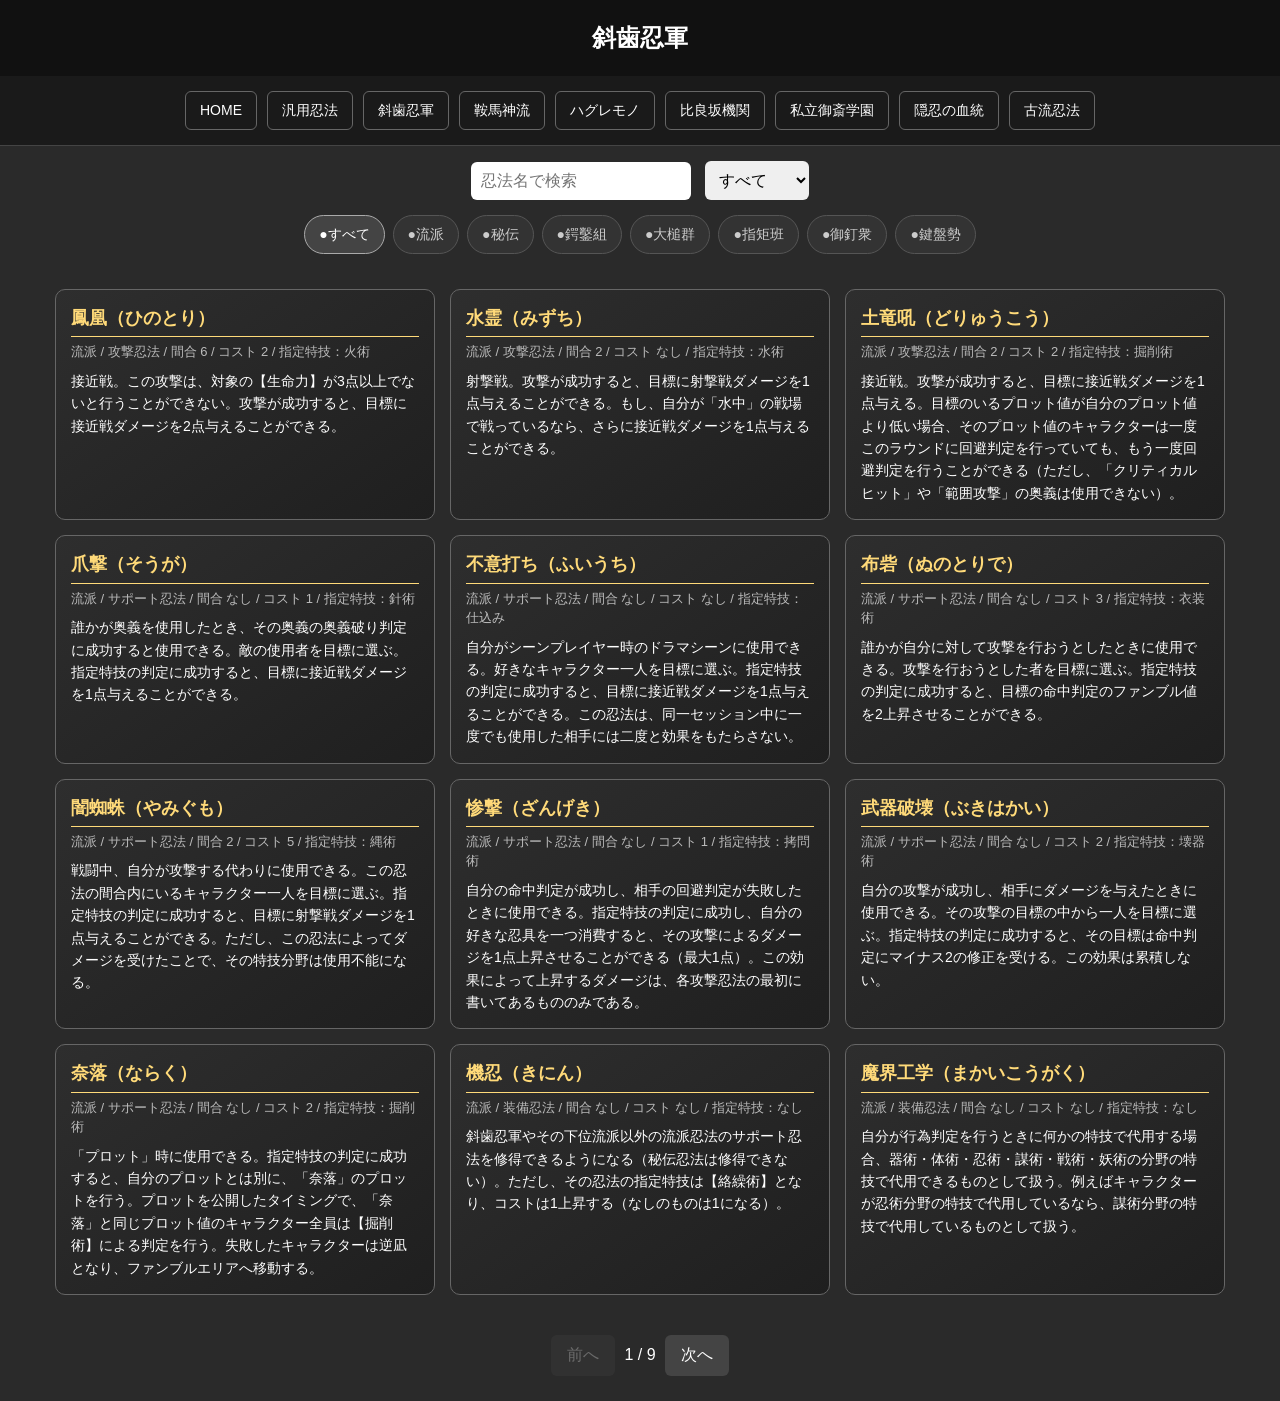
<file: hasuba.html>
<!DOCTYPE html>
<html lang="ja">
<head>
<meta charset="UTF-8">
<meta name="viewport" content="width=device-width, initial-scale=1.0">
<link href="other.css" rel="stylesheet" type="text/css">
<title>シノビガミ徹底攻略-斜歯忍軍</title>

<style>
body {
  margin: 0;
  font-family: sans-serif;
  background: #2a2a2a;
  color: #fff;
  line-height: 1.5;
}

/* タイトル */
h1 {
  text-align: center;
  padding: 20px 0;
  margin: 0;
  background: #111;
  font-size: 24px;
}
.container h2 {
    text-align: center;
    background-color: #1f1f1f;
    padding: 10px;
    border: 1px solid;
    border-radius: 10px;
}
/* ===== メニュー（修正箇所） ===== */
.menu {
  display: flex;
  justify-content: center; 
  overflow-x: auto;
  /* スムーズなスクロール（iOS用） */
  -webkit-overflow-scrolling: touch; 
  gap: 10px;
  /* 左右にパディングを入れることで、端のアイテムが壁に張り付くのを防ぐ */
  padding: 15px 20px; 
  background: #1a1a1a;
  border-bottom: 1px solid #444;
}

/* スクロールバーの見た目を少し整える（任意） */
.menu::-webkit-scrollbar {
  height: 4px;
}
.menu::-webkit-scrollbar-thumb {
  background: #444;
  border-radius: 10px;
}

/* メニューアイテム（枠線だけ） */
.menu-item {
  flex: 0 0 auto;
  padding: 8px 14px;
  border-radius: 6px;
  cursor: pointer;
  white-space: nowrap;
  font-size: 14px;
  border: 1px solid #666;
  background: transparent;
  transition: 0.2s;
}

/* ホバー */
.menu-item:hover {
  border-color: #aaa;
  background: #333;
}

/* ===== コンテンツ ===== */
.container {
  max-width: 1200px;
  margin: auto;
}

.controls {
  padding: 10px;
  text-align: center;
}

input, select {
  padding: 10px;
  margin: 5px;
  border-radius: 6px;
  border: none;
  font-size: 16px; /* 入力しやすく大きく */
}

/* ===== サブメニューのスタイル ===== */
.submenu {
  display: flex;
  justify-content: center;
  flex-wrap: wrap;
  gap: 8px;
  padding: 10px 0;
}

.sub-item {
  padding: 8px 14px;
  border-radius: 20px;
  cursor: pointer;
  font-size: 14px;
  border: 1px solid #555;
  background: #333;
  color: #ccc;
  transition: 0.2s;
}

.sub-item:hover, .sub-item.active {
  border-color: #aaa;
  background: #444;
  color: #fff;
}

/* グリッド */
.grid {
  display: grid;
  grid-template-columns: repeat(3, 1fr);
  gap: 15px;
  padding: 15px;
}

/* 一覧カード */
.card {
  min-height: 180px;
  overflow: hidden;
  padding: 15px;
  border-radius: 10px;
  background: linear-gradient(145deg, #2e2e2e, #1f1f1f);
  border: 1px solid #666;
  transition: 0.2s;
}

/* テキスト */
.title {
  font-weight: bold;
  margin-bottom: 5px;
  font-size: 1.1em;
  border-bottom: 1px solid;
  padding-bottom: 5px;
  color: #ffda79; /* タイトルを見やすく */
}

.meta {
  font-size: 13px;
  color: #bbb;
  margin-bottom: 8px;
}

.desc {
  font-size: 14px;
  line-height: 1.6;
}

/* ページネーション */
.pagination {
  text-align: center;
  padding: 20px 10px;
}

button {
  padding: 10px 16px;
  margin: 5px;
  border: none;
  border-radius: 6px;
  cursor: pointer;
  font-size: 16px;
  background: #444;
  color: white;
}

button:disabled {
  opacity: 0.3;
  cursor: not-allowed;
}

/* ==========================================
   スマホ向け調整 (768px以下)
========================================== */
@media (max-width: 768px) {
  h1 { font-size: 20px; }
  .menu {
    justify-content: flex-start; 
  }
  /* 2列表示に変更 */
  .grid {
    grid-template-columns: repeat(2, 1fr);
    gap: 10px; /* 間隔を少し詰める */
    padding: 10px;
  }

  /* カード内の文字サイズを大きく */
  .card {
    padding: 12px;
    min-height: auto;
  }

  .title {
    font-size: 1.2em; /* タイトルを大きく */
  }

  .meta {
    font-size: 13px;
    line-height: 1.3;
  }

  .desc {
    font-size: 13px;
    line-height: 1.5;
  }

  /* コントロール（検索・ボタン）のサイズアップ */
  input, select, .sub-item, button {
    font-size: 12px;
  }
  
}

/* さらに小さい画面（400px以下）での微調整 */
@media (max-width: 400px) {
  .grid {
    grid-template-columns: 1fr; /* 非常に狭い場合は1列 */
  }
}

</style>
</head>

<body>

<h1>斜歯忍軍</h1>

<div class="menu">
  <div class="menu-item general" onclick="location.href='index.html'">HOME</div>
  <div class="menu-item general" onclick="location.href='hanyou.html'">汎用忍法</div>
  <div class="menu-item hasuba" onclick="location.href='hasuba.html'">斜歯忍軍</div>
  <div class="menu-item kurama" onclick="location.href='kurama.html'">鞍馬神流</div>
  <div class="menu-item hagure" onclick="location.href='hagure.html'">ハグレモノ</div>
  <div class="menu-item hirasaka" onclick="location.href='hirasaka.html'">比良坂機関</div>
  <div class="menu-item gakuen" onclick="location.href='gakuen.html'">私立御斎学園</div>
  <div class="menu-item kettou" onclick="location.href='kettou.html'">隠忍の血統</div>
  <div class="menu-item koryu" onclick="location.href='koryu.html'">古流忍法</div>
</div>

<div class="container">

<div class="controls">
  <input type="text" id="search" placeholder="忍法名で検索">
  <select id="filter">
    <option value="">すべて</option>
    <option value="攻撃">攻撃</option>
    <option value="サポート">サポート</option>
    <option value="装備">装備</option>
  </select>
  
  <div class="submenu">
    <div class="sub-item active" onclick="setSubCategory(this, '')">●すべて</div>
    <div class="sub-item" onclick="setSubCategory(this, '流派')">●流派</div>
    <div class="sub-item" onclick="setSubCategory(this, '秘伝')">●秘伝</div>
    <div class="sub-item" onclick="setSubCategory(this, '鍔鑿組')">●鍔鑿組</div>
    <div class="sub-item" onclick="setSubCategory(this, '大槌群')">●大槌群</div>
    <div class="sub-item" onclick="setSubCategory(this, '指矩班')">●指矩班</div>
    <div class="sub-item" onclick="setSubCategory(this, '御釘衆')">●御釘衆</div>
    <div class="sub-item" onclick="setSubCategory(this, '鍵盤勢')">●鍵盤勢</div>
  </div>
</div>

<div class="grid" id="grid"></div>

<div class="pagination">
  <button id="prev">前へ</button>
  <span id="pageInfo"></span>
  <button id="next">次へ</button>
</div>

</div>

<script>
const ITEMS_PER_PAGE = 12;
let currentPage = 1;
let currentSubCategory = ''; // 追加：選択中のサブメニュー属性

const data = [
{
    name:"鳳凰（ひのとり）",
    type:"攻撃忍法",
    category:"流派",
    meta:"間合 6 / コスト 2 / 指定特技：火術",
    desc:"接近戦。この攻撃は、対象の【生命力】が3点以上でないと行うことができない。攻撃が成功すると、目標に接近戦ダメージを2点与えることができる。"
},
{
    name:"水霊（みずち）",
    type:"攻撃忍法",
    category:"流派",
    meta:"間合 2 / コスト なし / 指定特技：水術",
    desc:"射撃戦。攻撃が成功すると、目標に射撃戦ダメージを1点与えることができる。もし、自分が「水中」の戦場で戦っているなら、さらに接近戦ダメージを1点与えることができる。"
},
{
    name:"土竜吼（どりゅうこう）",
    type:"攻撃忍法",
    category:"流派",
    meta:"間合 2 / コスト 2 / 指定特技：掘削術",
    desc:"接近戦。攻撃が成功すると、目標に接近戦ダメージを1点与える。目標のいるプロット値が自分のプロット値より低い場合、そのプロット値のキャラクターは一度このラウンドに回避判定を行っていても、もう一度回避判定を行うことができる（ただし、「クリティカルヒット」や「範囲攻撃」の奥義は使用できない）。"
},
{
    name:"爪撃（そうが）",
    type:"サポート忍法",
    category:"流派",
    meta:"間合 なし / コスト 1 / 指定特技：針術",
    desc:"誰かが奥義を使用したとき、その奥義の奥義破り判定に成功すると使用できる。敵の使用者を目標に選ぶ。指定特技の判定に成功すると、目標に接近戦ダメージを1点与えることができる。"
},
{
    name:"不意打ち（ふいうち）",
    type:"サポート忍法",
    category:"流派",
    meta:"間合 なし / コスト なし / 指定特技：仕込み",
    desc:"自分がシーンプレイヤー時のドラマシーンに使用できる。好きなキャラクター一人を目標に選ぶ。指定特技の判定に成功すると、目標に接近戦ダメージを1点与えることができる。この忍法は、同一セッション中に一度でも使用した相手には二度と効果をもたらさない。"
},
{
    name:"布砦（ぬのとりで）",
    type:"サポート忍法",
    category:"流派",
    meta:"間合 なし / コスト 3 / 指定特技：衣装術",
    desc:"誰かが自分に対して攻撃を行おうとしたときに使用できる。攻撃を行おうとした者を目標に選ぶ。指定特技の判定に成功すると、目標の命中判定のファンブル値を2上昇させることができる。"
},
{
    name:"闇蜘蛛（やみぐも）",
    type:"サポート忍法",
    category:"流派",
    meta:"間合 2 / コスト 5 / 指定特技：縄術",
    desc:"戦闘中、自分が攻撃する代わりに使用できる。この忍法の間合内にいるキャラクター一人を目標に選ぶ。指定特技の判定に成功すると、目標に射撃戦ダメージを1点与えることができる。ただし、この忍法によってダメージを受けたことで、その特技分野は使用不能になる。"
},
{
    name:"惨撃（ざんげき）",
    type:"サポート忍法",
    category:"流派",
    meta:"間合 なし / コスト 1 / 指定特技：拷問術",
    desc:"自分の命中判定が成功し、相手の回避判定が失敗したときに使用できる。指定特技の判定に成功し、自分の好きな忍具を一つ消費すると、その攻撃によるダメージを1点上昇させることができる（最大1点）。この効果によって上昇するダメージは、各攻撃忍法の最初に書いてあるもののみである。"
},
{
    name:"武器破壊（ぶきはかい）",
    type:"サポート忍法",
    category:"流派",
    meta:"間合 なし / コスト 2 / 指定特技：壊器術",
    desc:"自分の攻撃が成功し、相手にダメージを与えたときに使用できる。その攻撃の目標の中から一人を目標に選ぶ。指定特技の判定に成功すると、その目標は命中判定にマイナス2の修正を受ける。この効果は累積しない。"
},
{
    name:"奈落（ならく）",
    type:"サポート忍法",
    category:"流派",
    meta:"間合 なし / コスト 2 / 指定特技：掘削術",
    desc:"「プロット」時に使用できる。指定特技の判定に成功すると、自分のプロットとは別に、「奈落」のプロットを行う。プロットを公開したタイミングで、「奈落」と同じプロット値のキャラクター全員は【掘削術】による判定を行う。失敗したキャラクターは逆凪となり、ファンブルエリアへ移動する。"
},
{
    name:"機忍（きにん）",
    type:"装備忍法",
    category:"流派",
    meta:"間合 なし / コスト なし / 指定特技：なし",
    desc:"斜歯忍軍やその下位流派以外の流派忍法のサポート忍法を修得できるようになる（秘伝忍法は修得できない）。ただし、その忍法の指定特技は【絡繰術】となり、コストは1上昇する（なしのものは1になる）。"
},
{
    name:"魔界工学（まかいこうがく）",
    type:"装備忍法",
    category:"流派",
    meta:"間合 なし / コスト なし / 指定特技：なし",
    desc:"自分が行為判定を行うときに何かの特技で代用する場合、器術・体術・忍術・謀術・戦術・妖術の分野の特技で代用できるものとして扱う。例えばキャラクターが忍術分野の特技で代用しているなら、謀術分野の特技で代用しているものとして扱う。"
},
{
    name:"埋火（うずめび）",
    type:"サポート忍法",
    category:"秘伝",
    meta:"間合 なし / コスト 1 / 指定特技：なし",
    desc:"この忍法を修得したとき、好きな特技分野を一つ選ぶ。その分野の【生命力】を失っていないときに使用できる。攻撃を行ったとき、目標に対して【火術】で判定を行い、失敗すると射撃戦ダメージを2点受ける。"
},
{
    name:"訊杖（じんじょう）",
    type:"サポート忍法",
    category:"秘伝",
    meta:"間合 なし / コスト なし / 指定特技：拷問術",
    desc:"自分が情報判定によって【秘密】を獲得したときに使用できる。【秘密】の持ち主を目標に選ぶ。指定特技の判定に成功すると、目標は【拷問術】の判定を行い、失敗すると射撃戦ダメージを1点受ける。"
},
{
    name:"大螺（たいら）",
    type:"攻撃忍法",
    category:"秘伝",
    meta:"間合 1 / コスト 1 / 指定特技：登術",
    desc:"接近戦。攻撃が成功すると、目標に接近戦ダメージを1点与える。また、目標が回避判定に成功しても、そのラウンドの間、目標の回避判定にマイナス1の修正がつく（最大マイナス3まで）。この忍法は中忍以上でないと修得できない。"
},
{
    name:"怒具螺（どぐら）",
    type:"攻撃忍法",
    category:"秘伝",
    meta:"間合 2 / コスト なし / 指定特技：好きな器術",
    desc:"射撃戦。この攻撃の回避判定にはマイナス3の修正がつく。攻撃が成功すると目標に射撃戦ダメージを1点与える。この忍法によって誰かにダメージを与えた場合、通常とは異なり、誰かがダメージを受けたことを条件に使える何らかの効果を使用することができる。この忍法は中忍頭以上でないと修得できない。"
},
{
    name:"電梟（でんきょう）",
    type:"サポート忍法",
    category:"秘伝",
    meta:"間合 なし / コスト なし / 指定特技：なし",
    desc:"攻撃を行った後、【生命力】を1点消費すると使用できる。このラウンドに使用していない射撃戦の攻撃忍法を使用することができる。この忍法は中忍頭以上でないと修得できない。"
},
{
    name:"流行禍（りゅうこうか）",
    type:"サポート忍法",
    category:"秘伝",
    meta:"間合 なし / コスト なし / 指定特技：絡繰術",
    desc:"自分がシーンプレイヤー時のドラマシーンに使用できる。好きなキャラクター一人を選ぶ。そのキャラクターの【秘密】（真実）に関する判定を行う。指定特技の判定に成功すると、そのキャラクターが持つ【秘密】に関する情報を得る。この忍法は中忍頭以上でないと修得できない。"
},
{
    name:"妖魔工学（ようまこうがく）",
    type:"装備忍法",
    category:"秘伝",
    meta:"間合 なし / コスト なし / 指定特技：なし",
    desc:"セッション中に一度、サイクルの開始時に、維持功績点が1点以下の妖魔武器を獲得することができる。この忍法によって獲得した妖魔武器は、維持功績点を支払って、次のセッションに持ち越すことはできない。この忍法は中忍頭以上でないと修得できない。"
},
{
    name:"魔具螺（まぐら）",
    type:"装備忍法",
    category:"秘伝",
    meta:"間合 なし / コスト なし / 指定特技：なし",
    desc:"この忍法を修得したとき、自分の修得している指定特技のある忍法の中から一つ選ぶ。その忍法の指定特技を別の好きな特技一つに変更できる。"
},
{
    name:"全脳（ぜんのう）",
    type:"サポート忍法",
    category:"秘伝",
    meta:"間合 なし / コスト なし / 指定特技：なし",
    desc:"行為判定を行うとき（サイコロを振る前）に使用できる。【生命力】を1点消費することで、その判定にプラス2の修正をつけることができる。この忍法は上忍以上でないと修得できない。"
},
{
    name:"大歯車（おおはぐるま）",
    type:"サポート忍法",
    category:"秘伝",
    meta:"間合 なし / コスト 5 / 指定特技：火術",
    desc:"戦闘中、自分が攻撃する代わりに使用できる。指定特技の判定に成功すると、自分のデータを、忍獣カテゴリのエネミー「大歯車」と同じものとして扱う（【生命力】はそのエネミーの最大値になり、【生命力】が減少しても特技は使用不能にならない）。戦闘が終了すると、【生命力】は元に戻る。戦闘中は、奥義や忍具は使用できない。この忍法は上忍以上でないと修得できない。"
},
{
    name:"大統一忍法（だいとういつにんぽう）",
    type:"装備忍法",
    category:"秘伝",
    meta:"間合 なし / コスト なし / 指定特技：なし",
    desc:"奥義【追加忍法】で修得している忍法は、指定特技の判定が必要な場合、自動的に成功するようになる（スペシャルではない。達成値は10として扱う）。また、そのコストはすべて2点減少する（0未満にはならない）。この忍法は上忍以上でないと修得できない。"
},
{
    name:"一見（いっけん）",
    type:"装備忍法",
    category:"秘伝",
    meta:"間合 なし / コスト なし / 指定特技：なし",
    desc:"【情報】を獲得していない奥義に対して奥義破り判定を行うことができる。この忍法は上忍以上でないと修得できない。"
},
{
    name:"暗密（くらみつ）",
    type:"攻撃忍法",
    category:"鍔鑿組",
    meta:"間合 3 / コスト 6 / 指定特技：機器術",
    desc:"接近戦。攻撃が成功すると、目標に接近戦ダメージを1D6-1点与えることができる。ただし、この攻撃を行うたびに【生命力】を1点失う。"
},
{
    name:"機功（きこう）",
    type:"攻撃忍法",
    category:"鍔鑿組",
    meta:"間合 1 / コスト 2 / 指定特技：身体操術",
    desc:"接近戦。攻撃が成功すると、目標に接近戦ダメージを、目標の修得している装備忍法の数と同点数だけ与えることができる（最低1点）。"
},
{
    name:"隠装（かくれみの）",
    type:"サポート忍法",
    category:"鍔鑿組",
    meta:"間合 なし / コスト 4 / 指定特技：衣装術",
    desc:"戦闘中、その戦場が「平地」か「高所」か「雑踏」なら自分の手番に使用できる。指定特技の判定に成功すると、この忍法の使用者の【居所】を知らない者は、この忍法の使用者に対する命中判定と、この忍法の使用者の攻撃に対する回避判定にマイナス3の修正がつく。この効果は、累積せず、戦場が「平地」か「高所」か「雑踏」以外になるか、この忍法の使用者が忍法や奥義を使い、その処理が終了するか、その戦闘が終了するまで持続する。"
},
{
    name:"精密機動（せいみつきどう）",
    type:"装備忍法",
    category:"鍔鑿組",
    meta:"間合 なし / コスト なし / 指定特技：なし",
    desc:"戦闘中、自分が行為判定を行う前に、好きなだけ自分の【生命力】を消費する。その行為判定では、消費した【生命力】の値だけ、ファンブル値が減少する。"
},
{
    name:"鷹の目（たかのめ）",
    type:"装備忍法",
    category:"鍔鑿組",
    meta:"間合 なし / コスト なし / 指定特技：なし",
    desc:"自分が修得している射撃戦の攻撃忍法の間合を1伸ばす。"
},
{
    name:"電脳（でんのう）",
    type:"装備忍法",
    category:"鍔鑿組",
    meta:"間合 なし / コスト なし / 指定特技：なし",
    desc:"この忍法を修得したときに、好きな特技を1種類選ぶ。この忍法が使用可能な間、その特技を修得する。"
},
{
    name:"魔薬（まやく）",
    type:"サポート忍法",
    category:"大槌群",
    meta:"間合 なし / コスト なし / 指定特技：なし",
    desc:"誰かが忍具を使用したときに使用できる。忍具の使用者を目標に選ぶ。自分の好きな忍具か特殊忍具を一つ消費すると、目標の忍具の効果を無効化することができる。"
},
{
    name:"一筒（ひとつつ）",
    type:"サポート忍法",
    category:"大槌群",
    meta:"間合 なし / コスト なし / 指定特技：絡繰術",
    desc:"この忍法を修得したときに、好きな忍具（特殊忍具は含まない）を一種選ぶ。自分がシーンプレイヤー時のドラマシーンに使用できる。指定特技の判定に成功すると、【生命力】1点を消費して、その忍具を一つ獲得することができる。"
},
{
    name:"鉄砕（てっさい）",
    type:"サポート忍法",
    category:"大槌群",
    meta:"間合 なし / コスト 1 / 指定特技：仕込み",
    desc:"戦闘中に使用できる。指定特技の判定に成功すると、自分の好きな忍具か特殊忍具を一つ消費する。そして、そのラウンドに使用できる忍法のコストの合計を4点上昇することができる。"
},
{
    name:"手槌（さいづち）",
    type:"サポート忍法",
    category:"大槌群",
    meta:"間合 なし / コスト 1 / 指定特技：壊器術",
    desc:"自分の手番に使用する。そのシーンを目標に選び、好きな忍具（特殊忍具を含む）一種を選ぶ。指定特技の判定に成功すると、そのシーンの間、その忍具を使用した者は、射撃戦ダメージを1点受ける。この効果は、使用者がそのシーンから退場すると効果が失われる。また、この効果は累積しない。"
},
{
    name:"道具箱（どうぐばこ）",
    type:"装備忍法",
    category:"大槌群",
    meta:"間合 なし / コスト なし / 指定特技：なし",
    desc:"セッション開始時、忍具を四個獲得することができる。通常の二個に加え、さらに二個追加されているものとして扱う。この追加の二個は、霊装、呪紋、変幻丸でも構わない。何らかの忍法によって、それ以外の特殊忍具が獲得可能ならば、それらの特殊忍具でも構わない。"
},
{
    name:"忍細工（しのざいく）",
    type:"装備忍法",
    category:"大槌群",
    meta:"間合 なし / コスト なし / 指定特技：なし",
    desc:"セッション開始時、特殊忍具「忍細工」を二個獲得する。この忍具は、自分の攻撃が成功したときに使用できる。その攻撃のダメージを1点上昇させる（1回の攻撃に対して、この忍具で上昇させられるダメージは最大2点）。この効果によって上昇するダメージは、各攻撃忍法の最初に書いてあるもののみである。この特殊忍具も、通常の忍具同様、ドラマシーンで他のキャラクターに渡すことができ、セッション終了時にすべて無くなる。"
},
{
    name:"忍法研究（にんぽうけんきゅう）",
    type:"サポート忍法",
    category:"指矩班",
    meta:"間合 なし / コスト なし / 指定特技：なし",
    desc:"この忍法を修得したとき、サポート忍法の中から好きな二種類を選び、それを記入しておく。セッション中、誰かが選んだ忍法を使用したときに使用できる。忍法の使用者を目標に選ぶ。目標の使用している忍法を無効化する。"
},
{
    name:"流転（るてん）",
    type:"サポート忍法",
    category:"指矩班",
    meta:"間合 なし / コスト 1 / 指定特技：記憶術",
    desc:"戦闘中の自分の手番か、自分がシーンプレイヤー時のドラマシーンに使用できる。指定特技の判定に成功すると、自分が修得している奥義一つを、自分が【情報】を獲得している別の奥義一つに変更することができる（この奥義の元の持ち主の【奥義】の【情報】を持っているキャラクターは、この奥義に対して奥義破りを試みることができる）。変更した奥義の指定特技も一緒に変更され、この忍法の使用時点では、その奥義の使用回数は0回と数える。"
},
{
    name:"目付（めつけ）",
    type:"装備忍法",
    category:"指矩班",
    meta:"間合 なし / コスト なし / 指定特技：なし",
    desc:"自分が情報判定に成功し、同じシーンに登場しているキャラクターの【情報】を獲得することにした場合に使用できる。そのキャラクターのすべての【居所】や【秘密】を、すでに自分が獲得していれば、そのキャラクターの奥義の【情報】を獲得できる。"
},
{
    name:"忍法回路（にんぽうかいろ）",
    type:"装備忍法",
    category:"指矩班",
    meta:"間合 なし / コスト なし / 指定特技：なし",
    desc:"あらゆるサポート忍法のコストが1低いものとして扱う（1未満にはならない）。"
},
{
    name:"忍法学（にんぽうがく）",
    type:"装備忍法",
    category:"指矩班",
    meta:"間合 なし / コスト なし / 指定特技：なし",
    desc:"装備忍法の【博識】（p84）の効果で得る奥義破り判定への修正が、プラス2からプラス4になる。"
},
{
    name:"裏コード（うらこーど）",
    type:"サポート忍法",
    category:"指矩班",
    meta:"間合 なし / コスト なし / 指定特技：暗号術",
    desc:"自分の手番に使用できる。好きなキャラクター一人を目標に選ぶ。指定特技の判定に成功すると、目標の器術に対応した【生命力】を減少させる。"
},
{
    name:"逆運（ぎゃくうん）",
    type:"攻撃忍法",
    category:"御釘衆",
    meta:"間合 2 / コスト 1 / 指定特技：千里眼の術",
    desc:"接近戦。間合内のキャラクターを好きなだけ選ぶ。そのキャラクター全員を目標にできる。攻撃が成功すると、接近戦ダメージを目標の持っているプライズの数と同じ点数だけ目標に与えることができる（最低0点、最大4点）。"
},
{
    name:"点楔（てんけつ）",
    type:"サポート忍法",
    category:"御釘衆",
    meta:"間合 なし / コスト 4 / 指定特技：針術",
    desc:"誰かが判定を行おうとしたときに使用できる。判定を行おうとした者を目標に選ぶ。指定特技の判定に成功すると、2D6を振り、目標が判定に使用する特技の分野の中からランダムに特技を一つ選ぶ。目標の判定の特技がランダムに選んだ特技に変更される。"
},
{
    name:"星見（ほしみ）",
    type:"サポート忍法",
    category:"御釘衆",
    meta:"間合 なし / コスト なし / 指定特技：千里眼の術",
    desc:"自分がシーンプレイヤー時のドラマシーンに使用できる。自分を目標に選んで、指定特技の判定に成功すると、サイコロを六個振り、好きな順番で左から右に向かって一列に並べる。その後、行為判定を行うたびに、2D6を振る代わりに、左から順に二個ずつサイコロを取り、その出目が出たものとして扱う。この効果は、六個のサイコロをすべて使い終わるまで（行為判定を三回行うまで）持続する。この効果は累積しない。"
},
{
    name:"禍供犠（まがくぎ）",
    type:"サポート忍法",
    category:"御釘衆",
    meta:"間合 なし / コスト 4 / 指定特技：可変",
    desc:"自分がダメージを受けたときに使用できる。自分に対して【感情】を持っているキャラクター一人を目標に選ぶ。目標の得意分野の中からランダムに選んだ特技で判定を行う。成功すると、目標が、そのダメージを受ける。判定に失敗すると、この忍法の使用者が、本来受けるはずだったダメージに加え、さらに接近戦ダメージを1点受ける。"
},
{
    name:"殺界（さっかい）",
    type:"装備忍法",
    category:"御釘衆",
    meta:"間合 なし / コスト なし / 指定特技：なし",
    desc:"戦闘中、各ラウンドに決定した自分のプロット値をメモしておく。その戦闘の間、そのプロット値にいるキャラクターは、自分の攻撃忍法の間合の中にいなくても、攻撃の目標に選ぶことができるようになる。"
},
{
    name:"天秤（てんびん）",
    type:"装備忍法",
    category:"御釘衆",
    meta:"間合 なし / コスト なし / 指定特技：なし",
    desc:"指定特技のある忍法を使用して、その判定に失敗した場合、使用に際して消費したコスト、【生命力】、忍具を消費しなかったことになる。"
},
{
    name:"磁壊（じかい）",
    type:"サポート忍法",
    category:"流派",
    meta:"間合 なし / コスト 1 / 指定特技：壊器術",
    desc:"自分の手番に使用できる。そのシーンを目標に選ぶ。指定特技の判定に成功すると、そのシーンの間、【生命力】を1点消費しないと、「神通丸」を使用・消費できなくなる。この効果は、使用者がそのシーンから退場するか、戦場が変更されると効果が失われる。また、この効果は累積しない。"
},
{
    name:"増幅（ぞうふく）",
    type:"装備忍法",
    category:"流派",
    meta:"間合 なし / コスト なし / 指定特技：なし",
    desc:"戦闘中、各ラウンドに自分が使用できる忍法のコストの最大値が、【機忍】の効果によって特例修得している忍法の数だけ上昇する。"
},
{
    name:"呪機（じゅき）",
    type:"サポート忍法",
    category:"秘伝",
    meta:"間合 なし / コスト なし / 指定特技：呪術",
    desc:"自分がシーンプレイヤー時のドラマシーンに使用できる。自分に対してプラスの【感情】を持っているキャラクターの中から一人を目標に選ぶ。指定特技の判定に成功すると、目標は「呪縛」というプライズを獲得する。このプライズの持ち主は、自分が参加したドラマシーンの終了時に、自分が参加している戦闘シーンのラウンド終了時に1D6を振る。その出目が1だった場合、「呪縛」は破壊される。持ち主は2点の接近戦ダメージを受ける。「呪縛」はドラマシーン中に受け渡しはできず、戦闘の脱落時にプライズを渡したときのみ持ち主を変更できる。持ち主が脱落者になった場合、脱落者の一人に「呪縛」を強制的に渡すことができる。"
},
{
    name:"戦眼鏡（いくさめがね）",
    type:"装備忍法",
    category:"秘伝",
    meta:"間合 なし / コスト なし / 指定特技：なし",
    desc:"自分とプロット値の差が1以内にいるキャラクターを目標に選んだ場合、その命中判定にプラス1の修正がつき、その命中判定のファンブル値を1減少する。"
},
{
    name:"機兆（きざし）",
    type:"装備忍法",
    category:"鍔鑿組",
    meta:"間合 なし / コスト なし / 指定特技：なし",
    desc:"戦闘中、【機忍】の効果によって特例修得したサポート忍法を使用したラウンドに攻撃を行う場合、その命中判定にプラス1の修正がつき、その回避判定にマイナス1の修正がつく。"
},
{
    name:"法盤（ほうばん）",
    type:"装備忍法",
    category:"鍔鑿組",
    meta:"間合 なし / コスト なし / 指定特技：なし",
    desc:"【機忍】の効果によって何らかのサポート忍法を一種以上特例修得している場合、さらに追加で一種のサポート忍法を特例修得する。この効果によって特例修得したサポート忍法は、セッション中、それぞれ一度ずつしか使用できない。"
},
{
    name:"不治（ふじ）",
    type:"サポート忍法",
    category:"大槌群",
    meta:"間合 なし / コスト 1 / 指定特技：医術",
    desc:"戦闘中、自分の手番に使用できる。そのシーンを目標に選ぶ。「兵糧丸」を一つ消費して、指定特技の判定を行う。判定に成功すると、そのラウンドの間、自分以外のキャラクターの【生命力】を回復させる効果を無効化する。ただし、この効果によって「不死身」の奥義の効果を無効化することはできない。"
},
{
    name:"幻能（げんのう）",
    type:"サポート忍法",
    category:"大槌群",
    meta:"間合 なし / コスト 2 / 指定特技：結界術",
    desc:"戦闘中、自分の手番に使用できる。そのシーンを目標に選ぶ。「神通丸」を一つ消費して、指定特技の判定を行う。判定に成功すると、そのラウンドの終了時まで、戦場を好きな場所に変更する（ラウンドの終了時、戦場が、この効果によって変更されていた場合、変更前の場所に戻る）。"
},
{
    name:"業科（わざばかり）",
    type:"装備忍法",
    category:"指矩班",
    meta:"間合 なし / コスト なし / 指定特技：なし",
    desc:"自分の【奥義】の【情報】を獲得しているキャラクターを攻撃するとき、その命中判定にプラス1の修正がつき、その回避判定にマイナス1の修正がつく。"
},
{
    name:"曲拘手（まがりしゅく）",
    type:"サポート忍法",
    category:"指矩班",
    meta:"間合 なし / コスト 3 / 指定特技：見敵術",
    desc:"自分が誰かの奥義破り判定に成功したときに使用できる。奥義を使用したキャラクター一人を目標に選ぶ。指定特技の判定に成功すると、そのシーンの間、その奥義に設定されている「強み」をすべて無効化する（目印の【感情】、「神通丸」など、すでに発生している強みは無効化できない）。"
},
{
    name:"秘巡（ひめぐり）",
    type:"サポート忍法",
    category:"御釘衆",
    meta:"間合 なし / コスト 2 / 指定特技：千里眼の術",
    desc:"自分がシーンプレイヤー時のドラマシーンに使用できる。自分が【居所】を獲得しているキャラクターの中から一人を目標に選ぶ。指定特技の判定に成功すると、目標は1から6の好きな整数一つを選び、そのシーンの間、その値を自分のファンブル値として扱う。クライマックスフェイズのラウンド目標のプロットの数値が、自由にその値になる。ただし、目標が指定された数値をプロットできなかった場合、この効果は無効化される。"
},
{
    name:"魔素（まそ）",
    type:"装備忍法",
    category:"御釘衆",
    meta:"間合 なし / コスト なし / 指定特技：なし",
    desc:"自分が判定でゾロ目を出したとき、特殊忍具「魔素」を一個獲得する。この忍具は使用できないが、そのラウンドに自分が使用する忍法のコストを1点上昇する。「魔素」は使用できないが、ドラマシーンで他のキャラクターに渡すことができ、セッション終了時にすべて無くなる。"
},
{
    name:"電磁剣（でんじけん）",
    type:"攻撃忍法",
    category:"流派",
    meta:"間合 1 / コスト 1〜 / 指定特技：絡繰術、仕込み",
    desc:"接近戦。この攻撃を行うとき、この忍法のコストを1から使用できる最大値までの範囲で自由に設定できる。この攻撃の回避判定には、この忍法のコストの分だけマイナスの修正がつく。攻撃が成功すると、目標に接近戦ダメージを1点与える。"
},
{
    name:"極針（きょくしん）",
    type:"攻撃忍法",
    category:"流派",
    meta:"間合 2 / コスト 1 / 指定特技：針術",
    desc:"射撃戦。攻撃が成功すると、目標に射撃戦ダメージを1点与える。自分の命中判定のファンブル値が2以下だった場合、この忍法の使用後のプロット値が2以下であれば、追加で射撃戦ダメージを1点与える。"
},
{
    name:"重波（しなみ）",
    type:"攻撃忍法",
    category:"流派",
    meta:"間合 2 / コスト 2 / 指定特技：壊器術、砲術",
    desc:"射撃戦。攻撃が成功すると、目標に射撃戦ダメージを1点与える。この忍法の命中判定に成功した場合、そのラウンドの間、目標の行う命中判定にマイナス1の修正がつく。このサポート忍法、【生命力】の減少を軽減する効果や、【生命力】を回復する効果が含まれている場合、さらにマイナス2の修正がつく。"
},
{
    name:"押機（おし）",
    type:"サポート忍法",
    category:"流派",
    meta:"間合 なし / コスト なし / 指定特技：なし",
    desc:"プロット忍法。自分のプロットとは別に、「押機」のプロットを行う。プロット公開したタイミングで、「押機」のプロット値と同じプロット値のキャラクター全員に対して【回避判定】の判定を行う。失敗したキャラクターは回避判定をファンブルとして扱う。この忍法は一回の戦闘に一度まで使用できる。"
},
{
    name:"惨撃・改（さんげきかい）",
    type:"サポート忍法",
    category:"流派",
    meta:"間合 なし / コスト 1 / 指定特技：拷問術",
    desc:"自分が誰かに射撃戦ダメージを与えたときに使用できる。指定特技の判定に成功すると、目標の【生命力】を1点減少させることができる（最大1点）。"
},
{
    name:"爆玉（ばくだま）",
    type:"サポート忍法",
    category:"流派",
    meta:"間合 1 / コスト 1 / 指定特技：火術",
    desc:"プロット忍法。戦闘に参加しているキャラクター全員のプロットが公開され、決定したときに使用できる。この忍法の間合内にいるキャラクターを好きなだけ目標に選ぶ。自分の好きな忍具を一つ消費すると、目標ごとに1D6を振る。出目が奇数だった目標はプロット値を1上昇し、出目が偶数だった目標はプロット値を1減少する。"
},
{
    name:"忍法兵器（にんぽうへいき）",
    type:"サポート忍法",
    category:"流派",
    meta:"間合 なし / コスト 3 / 指定特技：仕込み",
    desc:"自分が射撃戦の攻撃忍法を使用する直前に使用できる。指定特技の判定に成功すると、その攻撃に対して追加で「重傷」の変調を与えることができる。"
},
{
    name:"一夜城（いちやじょう）",
    type:"サポート忍法",
    category:"流派",
    meta:"間合 なし / コスト 3 / 指定特技：建築術",
    desc:"戦闘中、自分の手番に使用できる。そのシーンを目標に選ぶ。指定特技の判定に成功すると、その戦場が「城」に変更される。自分が攻撃忍法による攻撃が成功したとき、追加で接近戦ダメージを1点与えることができる。この効果はその戦闘が終了するか、戦場が別のものに変更されるまで持続する。追加で接近戦ダメージを与える効果は累積しない。"
},
{
    name:"飛筒（とびづつ）",
    type:"サポート忍法",
    category:"流派",
    meta:"間合 なし / コスト 2 / 指定特技：飛術",
    desc:"戦闘中、自分の手番に使用できる。指定特技の判定に成功すると、そのラウンドの間、自分が行う命中判定と回避判定にプラス1の修正がつく。攻撃が成功すると追加で射撃戦ダメージを1点与える。また、そのラウンドの間、自分は「高所」の特殊効果を無視できる。"
},
{
    name:"義装（ぎそう）",
    type:"装備忍法",
    category:"流派",
    meta:"間合 なし / コスト なし / 指定特技：なし",
    desc:"追加の【生命力】とそのスロットを1点獲得する。そして、この忍法を修得したとき、【絡繰術】（歩法、怪力、調査術）、【ハンマー術】（刀術、記憶術）のうちから好きな特技を一つ選び、その特技の指定特技の判定を行う場合、その判定にプラス1の修正がつく。"
},
{
    name:"保守（ほしゅ）",
    type:"装備忍法",
    category:"流派",
    meta:"間合 なし / コスト なし / 指定特技：なし",
    desc:"戦闘中、ラウンドの終了時に何らかの変調を受けている場合、変調ごとに設定されたタイミングで行う判定に成功すると、その変調を無効化できる。【変調】が重複している場合でも、ラウンドの終了時に自動的に無効化できる。"
},
{
    name:"裏方（うらかた）",
    type:"装備忍法",
    category:"流派",
    meta:"間合 なし / コスト なし / 指定特技：なし",
    desc:"この忍法を修得したとき、自分の修得している攻撃忍法かサポート忍法を一つ選ぶ。選んだ忍法を使用して、指定特技の判定を行うとき、その判定のファンブル値を1減少する。"
},
{
    name:"斬刃刀（ざんばとう）",
    type:"攻撃忍法",
    category:"秘伝",
    meta:"間合 1 / コスト 2 / 指定特技：絡繰術、刀術",
    desc:"接近戦。攻撃が成功すると、目標に接近戦ダメージを1点与える。その後、自分の好きな忍具を一つ消費すると、目標が修得している装備忍法のうち一つを選び、その忍法を未修得の状態にする。この効果は累積しない。"
},
{
    name:"逆打（さかうち）",
    type:"サポート忍法",
    category:"秘伝",
    meta:"間合 なし / コスト 1 / 指定特技：針術",
    desc:"攻撃が成功したときに使用できる。その攻撃の目標を、自分の修得している下位流派のキャラクター一人に変更する。指定特技の判定に成功すると、目標に集団戦ダメージを1点与え、その戦闘の間、目標の行う命中判定と回避判定にマイナス1の修正がつく。この効果は累積しない。"
},
{
    name:"複製体（ふくせいたい）",
    type:"サポート忍法",
    category:"秘伝",
    meta:"間合 なし / コスト 1 / 指定特技：医術",
    desc:"自分がシーンプレイヤーのドラマシーンに使用できる。【生命力】を1点消費して、エネミーの下忍カテゴリのキャラクター一人を目標に選ぶ。指定特技の判定に成功すると、目標は自分の修得している忍法を一つ選び、それを使用できるようになる。ただし、その忍法のコストは0点になる。この効果はその戦闘中のみ有効である。"
},
{
    name:"連環（れんそう）",
    type:"サポート忍法",
    category:"秘伝",
    meta:"間合 なし / コスト 1 / 指定特技：仕込み",
    desc:"自分の流派忍法（攻撃忍法・下位流派のものは含まない）を使用したときに使用できる。指定特技の判定に成功すると、もう一度同じ攻撃忍法を使用できる。ただし、追加の攻撃にはコストが発生する。このとき、その攻撃に対する回避判定にマイナス1の修正がつく。さらに、その攻撃で与えるダメージを1点上昇する。"
},
{
    name:"死線（しせん）",
    type:"サポート忍法",
    category:"秘伝",
    meta:"間合 なし / コスト 2 / 指定特技：調査術",
    desc:"プロット忍法。自分のプロット値が決定したときに使用できる。自分のプロット値とは別に、もう一つプロットを行う。指定特技の判定に成功すると、この忍法で決定したプロット値を選択して使用できる。この忍法は中忍以上でなければ修得できない。"
},
{
    name:"鉄神（てっしん）",
    type:"装備忍法",
    category:"秘伝",
    meta:"間合 なし / コスト なし / 指定特技：なし",
    desc:"追加の【生命力】とそのスロットを1点獲得する。また、自分が攻撃を行うとき、その攻撃の指定特技を【絡繰術】に変更して命中判定を行うことができる。指定特技を【絡繰術】に変更した場合、命中判定のファンブル値が1減少する。また、その攻撃で与えるダメージを1点上昇する。"
},
{
    name:"盤竹（ばんちく）",
    type:"装備忍法",
    category:"秘伝",
    meta:"間合 なし / コスト なし / 指定特技：なし",
    desc:"追加の【生命力】とそのスロットを1点獲得する。また、この忍法の所有者は被ダメージを1点軽減する。"
},
{
    name:"裏忍具（うらにんぐ）",
    type:"装備忍法",
    category:"秘伝",
    meta:"間合 なし / コスト なし / 指定特技：なし",
    desc:"この忍法を修得したとき、斜歯忍軍以外の流派忍具の中から好きなものを一つ選ぶ。自分が奥義開発を行うとき、その「強み」に追加可能になる（追加できる「強み」の数は変わらない）。"
},
{
    name:"機蜂（きばち）",
    type:"攻撃忍法",
    category:"鍵盤勢",
    meta:"間合 2 / コスト 1 / 指定特技：絡繰術",
    desc:"集団戦。攻撃が成功すると、目標に集団戦ダメージを1点与え、目標の【居所】を獲得する。"
},
{
    name:"炎上（えんじょう）",
    type:"攻撃忍法",
    category:"鍵盤勢",
    meta:"間合 3 / コスト 1 / 指定特技：流言の術",
    desc:"集団戦。攻撃が成功すると、目標に集団戦ダメージを1点与える。攻撃が成功したとき、攻撃の目標の【奥義】の【情報】を一個消費すると、目標に追加で射撃戦ダメージを2点与える。"
},
{
    name:"序奏（ぜっそう）",
    type:"サポート忍法",
    category:"鍵盤勢",
    meta:"間合 なし / コスト なし / 指定特技：仕込み",
    desc:"戦闘中、ラウンドの終了時に使用できる。好きなキャラクター一人を目標に選ぶ。好きな忍具（特殊忍具を含む）一個を消費すると、指定特技の判定に成功すると、目標の【居所】を獲得する。この効果は一回の戦闘に一度まで使用できる。"
},
{
    name:"視符（しふ）",
    type:"サポート忍法",
    category:"鍵盤勢",
    meta:"間合 なし / コスト なし / 指定特技：盗聴術",
    desc:"自分以外の誰かが【秘密】か【居所】を獲得したときに使用できる。その【情報】を獲得したキャラクターを目標に選ぶ。指定特技の判定に成功すると、目標の獲得している【秘密】か【居所】のいずれか一つを獲得する。"
},
{
    name:"吹聴（ふいちょう）",
    type:"サポート忍法",
    category:"鍵盤勢",
    meta:"間合 なし / コスト 1 / 指定特技：人脈",
    desc:"自分が【情報】を獲得したときに使用できる。指定特技の判定に成功すると、特殊忍具「お金」を一個獲得する。この忍具は、自分が判定を行うときに使用でき、その判定の達成値を1点上昇させることができる（同時に複数個まで使用できる）。この忍具は使い捨てであり、ドラマシーンで他のキャラクターに渡すことができ、セッション終了時にすべて無くなる。この忍法は戦闘中にも使用する場合、その戦闘中に一度まで使用できる。"
},
{
    name:"走査（そうさ）",
    type:"サポート忍法",
    category:"鍵盤勢",
    meta:"間合 なし / コスト なし / 指定特技：見敵術",
    desc:"遁隠忍法。自分がシーンプレイヤー時のドラマシーンに使用できる。自分が【秘密】を獲得しているキャラクターの中から一人を目標に選ぶ。指定特技の判定に成功すると、目標の持っている忍具の数を確認し、その中から好きな忍具を一つ選び、その忍具の【秘密】を獲得する。さらに、そのシーンの間、目標に対する奥義破り判定にプラス1の修正がつく。この効果は累積しない。"
},
{
    name:"支配（しはい）",
    type:"サポート忍法",
    category:"鍵盤勢",
    meta:"間合 なし / コスト 4 / 指定特技：操縦術",
    desc:"自分が【居所】を持っているキャラクターが攻撃忍法かサポート忍法を使用したとき、その判定のサイコロを振る直前に使用できる。この忍法を使用したキャラクター一人を目標に選ぶ。指定特技の判定に成功した場合、その判定の達成値が、目標が行う指定特技の判定の達成値になる。"
},
{
    name:"改竄（かいざん）",
    type:"サポート忍法",
    category:"鍵盤勢",
    meta:"間合 なし / コスト なし / 指定特技：調査術",
    desc:"自分以外の誰かがドラマシーンでサポート忍法を使ったときに使用できる。そのサポート忍法を使ったキャラクター一人を目標に選ぶ。指定特技の判定に成功すると、そのサポート忍法の効果を無効化し、目標に集団戦ダメージを1点与える。"
},
{
    name:"電病（でんびょう）",
    type:"サポート忍法",
    category:"鍵盤勢",
    meta:"間合 なし / コスト 2 / 指定特技：罠術",
    desc:"この忍法を修得したとき、好きな特技を一つ選ぶ。自分以外の誰かが、その特技の判定に失敗したときに使用できる。その判定を行ったキャラクター一人を目標に選ぶ。指定特技の判定に成功すると、目標に射撃戦ダメージ1点と集団戦ダメージ1点を与える。"
},
{
    name:"離業（はなれわざ）",
    type:"装備忍法",
    category:"鍵盤勢",
    meta:"間合 なし / コスト なし / 指定特技：なし",
    desc:"自分の【生命力】が減少したとき、自分の修得している奥義の数だけ未修得の状態になる。ただし、その【生命力】が0になった場合、すべての奥義が未修得の状態になる。"
},
{
    name:"想定（そうてい）",
    type:"装備忍法",
    category:"鍵盤勢",
    meta:"間合 なし / コスト なし / 指定特技：なし",
    desc:"自分が【居所】か【奥義】の【情報】を獲得しているキャラクターを目標にして攻撃忍法かサポート忍法を使用する場合、その指定特技の判定にプラス2の修正がつく。"
},
{
    name:"投片（とうへん）",
    type:"装備忍法",
    category:"鍵盤勢",
    meta:"間合 なし / コスト なし / 指定特技：なし",
    desc:"セッション開始時、特殊忍具「投片」を三個獲得する。この忍具は、自分が判定を行うときに使用でき、その判定の達成値を1点上昇させる。この特殊忍具は使い捨てであり、ドラマシーンで他のキャラクターに渡すことができ、セッション終了時にすべて無くなる。"
},
{
    name:"百舌（もず）",
    type:"攻撃忍法",
    category:"大槌群",
    meta:"間合 2 / コスト 2 / 指定特技：仕込み",
    desc:"射撃戦。攻撃が成功すると、目標に射撃戦ダメージを1点与える。攻撃が成功したとき、忍具を一つ消費することで、追加で接近戦ダメージを1点与えることができる。"
},
{
    name:"爆炎（ばくえん）",
    type:"サポート忍法",
    category:"大槌群",
    meta:"間合 なし / コスト なし / 指定特技：火術",
    desc:"自分がシーンプレイヤーのドラマシーンに使用できる。自分の好きな忍具を一つ消費する。指定特技の判定に成功すると、そのシーンの間、目標の命中判定にプラス1の修正がつき、その忍法のコストを1減少する（1未満にはならない）。この効果は累積しない。"
},
{
    name:"排矢（はいし）",
    type:"サポート忍法",
    category:"大槌群",
    meta:"間合 なし / コスト 3 / 指定特技：罠術",
    desc:"自分が登場している戦闘シーンの戦場が変更されたときに使用できる。指定特技の判定に成功すると、変更後の戦場の特殊効果を無視することができる。"
},
{
    name:"早業（はやわざ）",
    type:"装備忍法",
    category:"大槌群",
    meta:"間合 なし / コスト なし / 指定特技：なし",
    desc:"自分が回避判定に成功すると、「地獄場」か「極地戦」を一つ選ぶ。さらに、「忍具作成」の追加ルールを使用している場合、そのシーン中に、自分がそれを一度行うことができる。"
},
{
    name:"累針（かさねばり）",
    type:"攻撃忍法",
    category:"指矩班",
    meta:"間合 1 / コスト 1 / 指定特技：針術",
    desc:"接近戦。攻撃が成功すると、目標に接近戦ダメージを1点与える。さらに、目標が何らかの忍法を修得している場合、追加で射撃戦ダメージを1点与えることができる。"
},
{
    name:"問答（もんどう）",
    type:"サポート忍法",
    category:"指矩班",
    meta:"間合 なし / コスト 2 / 指定特技：対人術",
    desc:"自分が【奥義】の【情報】を持っているキャラクターが判定を行う直前に使用できる。判定を行うキャラクター一人を目標に選ぶ。指定特技の判定に成功すると、その判定のファンブル値を1上昇する。目標がその判定に失敗した場合、追加で接近戦ダメージを1点与える。目標がその判定にファンブルした場合、さらに追加で射撃戦ダメージ1点を与える。"
},
{
    name:"実験（じっけん）",
    type:"サポート忍法",
    category:"指矩班",
    meta:"間合 なし / コスト 1 / 指定特技：見敵術",
    desc:"自分が誰かの攻撃の結果、何らかのダメージを受け、【生命力】が1点以上減少したときに使用できる。自分にダメージを与えたキャラクター一人を目標に選ぶ。指定特技の判定に成功すると、その戦闘の間、自分が目標に与えるダメージにプラス1点する。この効果は累積しない。"
},
{
    name:"忍法開発（にんぽうかいはつ）",
    type:"装備忍法",
    category:"指矩班",
    meta:"間合 なし / コスト なし / 指定特技：なし",
    desc:"この忍法を修得したとき、自分の修得している攻撃忍法かサポート忍法から好きなものを二つ選び、それぞれの忍法に対して【強化】を行う。それぞれの忍法に対応する強化の種類を一つ選び、効果を追加する。"
},
{
    name:"牙鏡（がきょう）",
    type:"サポート忍法",
    category:"御釘衆",
    meta:"間合 1 / コスト 2 / 指定特技：呪術",
    desc:"戦闘中、自分が誰かにダメージを与えたときに使用できる。ダメージを与えたキャラクター一人を目標に選ぶ。指定特技の判定に成功すると、そのキャラクターが受けたダメージと同じ値だけ、自分もダメージを受ける。この効果は累積しない。"
},
{
    name:"時転（じてん）",
    type:"サポート忍法",
    category:"御釘衆",
    meta:"間合 なし / コスト なし / 指定特技：呪術",
    desc:"プロット忍法。戦闘に参加しているキャラクターのプロットが公開され、決定したときに使用できる。そのラウンドの間、1から現在のプロット値までの範囲で、プロット値を自由に変更できる。この忍法は一回の戦闘に一度まで使用できる。"
},
{
    name:"星霊（せいれい）",
    type:"サポート忍法",
    category:"御釘衆",
    meta:"間合 なし / コスト 1 / 指定特技：可変",
    desc:"戦闘中、自分の手番に使用できる。ランダムに特技を一つ選び、その特技で判定を行う。指定特技の判定に成功すると、その戦闘の間、追加の【生命力】とそのスロットを1点獲得する。この忍法によって獲得できる追加の【生命力】とそのスロットは、一回の戦闘に一つまでである。"
},
{
    name:"凶言（きょうげん）",
    type:"サポート忍法",
    category:"御釘衆",
    meta:"間合 なし / コスト 2 / 指定特技：言霊術",
    desc:"自分以外のキャラクターが、命中判定や回避判定のサイコロを振る直前に使用できる。判定を行うキャラクター一人を目標に選ぶ。指定特技の判定に成功すると、1から6の好きな数値を宣言し、その判定で振ったサイコロの中に、その数値と同じ出目があれば、その判定は失敗する。"
},
{
    name:"爆砲（ごうてん）",
    type:"攻撃忍法",
    category:"鍔鑿組",
    meta:"間合 2 / コスト 2 / 指定特技：砲術",
    desc:"射撃戦。攻撃が成功すると、目標に射撃戦ダメージを1点与える。さらに、自分の【生命力】を1点消費すると、この攻撃の間合内にいる好きなキャラクター一人を追加の目標として選ぶことができる。この追加目標に対しても、同様にダメージを与える。"
},
{
    name:"機殻（きかい）",
    type:"サポート忍法",
    category:"鍔鑿組",
    meta:"間合 なし / コスト 1 / 指定特技：なし",
    desc:"自分が判定のサイコロを振った直後に使用できる。自分が【機忍】で特例修得している忍法一つを選び、そのセッションの間、その忍法を修得しているものとして扱い、その判定にプラス2の修正をつける。"
},
{
    name:"換装（かんそう）",
    type:"装備忍法",
    category:"鍔鑿組",
    meta:"間合 なし / コスト なし / 指定特技：なし",
    desc:"この忍法を修得したとき、【機忍】で特例修得できる忍法を一つ選ぶ。この忍法の持ち主は、自分の手番に、その忍法を装備に組み込むことができる。そのとき、「神通丸」か「遁甲符」のいずれか一つを消費する。"
},
{
    name:"重装（じゅうそう）",
    type:"装備忍法",
    category:"鍔鑿組",
    meta:"間合 なし / コスト なし / 指定特技：なし",
    desc:"追加の【生命力】とそのスロットを2点獲得し、自分の回避判定にマイナス2の修正がつく。さらに、この忍法を修得している場合、【機忍】で特例修得している忍法のコストが1上昇する。"
}
];

const grid = document.getElementById("grid");

// 追加：サブメニュー切り替え関数
function setSubCategory(element, cat) {
  currentSubCategory = cat;
  currentPage = 1; // ページを1に戻す
  
  // ボタンのアクティブ表示切り替え
  document.querySelectorAll('.sub-item').forEach(btn => {
    btn.classList.remove('active');
  });
  element.classList.add('active');
  
  render();
}

function getFilteredData() {
  const search = document.getElementById("search").value.toLowerCase();
  const filter = document.getElementById("filter").value;

  return data
    .filter(d =>
      d.name.toLowerCase().includes(search) ||
      d.desc.toLowerCase().includes(search)
    )
    .filter(d => !filter || d.type.includes(filter))
    // 追加：サブメニューによる絞り込み（空文字の場合は全表示）
    .filter(d => !currentSubCategory || d.category === currentSubCategory);
}

function render() {
  const filtered = getFilteredData();
  const totalPages = Math.ceil(filtered.length / ITEMS_PER_PAGE);

  if (currentPage > totalPages) currentPage = totalPages || 1;

  const start = (currentPage - 1) * ITEMS_PER_PAGE;
  const pageData = filtered.slice(start, start + ITEMS_PER_PAGE);

  grid.innerHTML = "";

  if (filtered.length === 0) {
    grid.innerHTML = "<p style='text-align:center;'>該当する忍法がありません</p>";
    document.getElementById("pageInfo").textContent = "";
    document.getElementById("prev").disabled = true;
    document.getElementById("next").disabled = true;
    return;
  }

  pageData.forEach(d => {
    const card = document.createElement("div");
    card.className = "card";
    
    // サブカテゴリーの表示も追加したい場合は、以下のmeta部分を調整してください
    card.innerHTML = `
      <div class="title">${d.name}</div>
      <div class="meta">${d.category || '未設定'} / ${d.type} / ${d.meta}</div>
      <div class="desc">${d.desc}</div>
    `;
    grid.appendChild(card);
  });

  document.getElementById("pageInfo").textContent =
    `${currentPage} / ${totalPages}`;

  document.getElementById("prev").disabled = currentPage === 1;
  document.getElementById("next").disabled = currentPage === totalPages;
}

document.getElementById("search").addEventListener("input", () => {
  currentPage = 1;
  render();
});

document.getElementById("filter").addEventListener("change", () => {
  currentPage = 1;
  render();
});

document.getElementById("prev").addEventListener("click", () => {
  currentPage--;
  render();
});

document.getElementById("next").addEventListener("click", () => {
  currentPage++;
  render();
});

render();
</script>

</body>
</html>
</file>
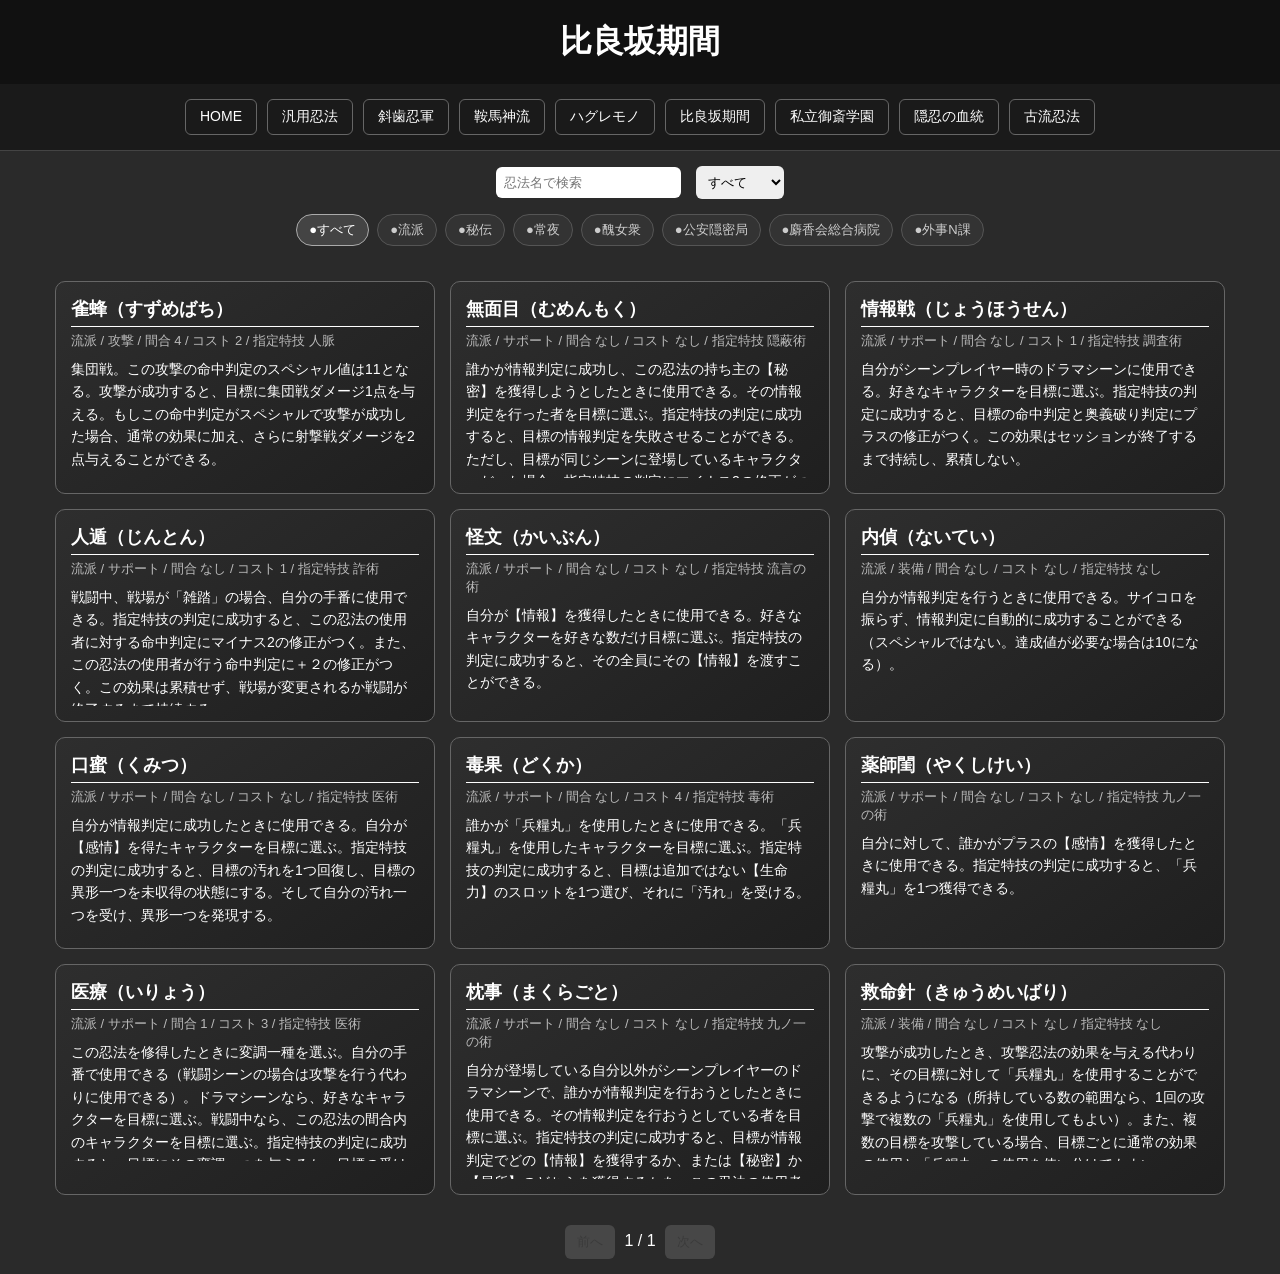
<file: hirasaka.html>
<!DOCTYPE html>
<html lang="ja">
<head>
<meta charset="UTF-8">
<title>シノビガミ徹底攻略-比良坂機関</title>

<style>
body {
  margin: 0;
  font-family: sans-serif;
  background: #2a2a2a;
  color: #fff;
}

/* タイトル */
h1 {
  text-align: center;
  padding: 20px 0;
  margin: 0;
  background: #111;
}
.container h2 {
    text-align: center;
    background-color: #1f1f1f;
    padding: 10px;
    border: 1px solid;
    border-radius: 10px;
}
/* ===== メニュー ===== */
.menu {
  display: flex;
  justify-content: center;
  overflow-x: auto;
  gap: 10px;
  padding: 15px 0;
  background: #1a1a1a;
  border-bottom: 1px solid #444;
}

/* メニューアイテム（枠線だけ） */
.menu-item {
  flex: 0 0 auto;
  padding: 8px 14px;
  border-radius: 6px;
  cursor: pointer;
  white-space: nowrap;
  font-size: 14px;
  border: 1px solid #666;
  background: transparent;
  transition: 0.2s;
}

/* ホバー */
.menu-item:hover {
  border-color: #aaa;
  background: #333;
}

/* ===== コンテンツ ===== */
.container {
  max-width: 1200px;
  margin: auto;
}

.controls {
  padding: 10px;
  text-align: center;
}

input, select {
  padding: 8px;
  margin: 5px;
  border-radius: 6px;
  border: none;
}

/* ===== 追加：サブメニューのスタイル ===== */
.submenu {
  display: flex;
  justify-content: center;
  flex-wrap: wrap;
  gap: 8px;
  padding: 10px 0;
}

.sub-item {
  padding: 6px 12px;
  border-radius: 20px;
  cursor: pointer;
  font-size: 13px;
  border: 1px solid #555;
  background: #333;
  color: #ccc;
  transition: 0.2s;
}

.sub-item:hover, .sub-item.active {
  border-color: #aaa;
  background: #444;
  color: #fff;
}

/* グリッド */
.grid {
  display: grid;
  grid-template-columns: repeat(3, 1fr);
  gap: 15px;
  padding: 15px;
}

@media (max-width: 768px) {
  .grid {
    grid-template-columns: 1fr;
  }
}

/* 一覧カード */
.card {
  min-height: 180px;
  overflow: hidden;
  padding: 15px;
  border-radius: 10px;
  background: linear-gradient(145deg, #2e2e2e, #1f1f1f);
  border: 1px solid #666;
  transition: 0.2s;
}

/* テキスト */
.title {
  font-weight: bold;
  margin-bottom: 5px;
  font-size: 1.1em;
  border-bottom: 1px solid;
  padding-bottom: 5px;
}

.meta {
  font-size: 13px;
  color: #bbb;
  margin-bottom: 8px;
}

.desc {
  font-size: 14px;
  line-height: 1.6;
  max-height: 120px;
  overflow: auto;
}

/* ページネーション */
.pagination {
  text-align: center;
  padding: 10px;
}

button {
  padding: 8px 12px;
  margin: 5px;
  border: none;
  border-radius: 6px;
  cursor: pointer;
}

button:disabled {
  opacity: 0.5;
  cursor: not-allowed;
}
</style>
</head>

<body>

<h1>比良坂期間</h1>

<div class="menu">
  <div class="menu-item general" onclick="location.href='index.html'">HOME</div>
  <div class="menu-item general" onclick="location.href='hanyou.html'">汎用忍法</div>
  <div class="menu-item hasuba" onclick="location.href='hasuba.html'">斜歯忍軍</div>
  <div class="menu-item kurama" onclick="location.href='kurama.html'">鞍馬神流</div>
  <div class="menu-item hagure" onclick="location.href='hagure.html'">ハグレモノ</div>
  <div class="menu-item hirasaka" onclick="location.href='hirasaka.html'">比良坂期間</div>
  <div class="menu-item gakuen" onclick="location.href='gakuen.html'">私立御斎学園</div>
  <div class="menu-item kettou" onclick="location.href='kettou.html'">隠忍の血統</div>
  <div class="menu-item koryu" onclick="location.href='koryu.html'">古流忍法</div>
</div>

<div class="container">

<div class="controls">
  <input type="text" id="search" placeholder="忍法名で検索">
  <select id="filter">
    <option value="">すべて</option>
    <option value="攻撃">攻撃</option>
    <option value="サポート">サポート</option>
    <option value="装備">装備</option>
  </select>
  
  <div class="submenu">
    <div class="sub-item active" onclick="setSubCategory(this, '')">●すべて</div>
    <div class="sub-item" onclick="setSubCategory(this, '流派')">●流派</div>
    <div class="sub-item" onclick="setSubCategory(this, '秘伝')">●秘伝</div>
    <div class="sub-item" onclick="setSubCategory(this, '鍔鑿勢')">●常夜</div>
    <div class="sub-item" onclick="setSubCategory(this, '大槌群')">●醜女衆</div>
    <div class="sub-item" onclick="setSubCategory(this, '指短班')">●公安隠密局</div>
    <div class="sub-item" onclick="setSubCategory(this, '釘衆')">●麝香会総合病院</div>
    <div class="sub-item" onclick="setSubCategory(this, '鍵盤勢')">●外事N課</div>
  </div>
</div>

<div class="grid" id="grid"></div>

<div class="pagination">
  <button id="prev">前へ</button>
  <span id="pageInfo"></span>
  <button id="next">次へ</button>
</div>

</div>

<script>
const ITEMS_PER_PAGE = 12;
let currentPage = 1;
let currentSubCategory = ''; // 追加：選択中のサブメニュー属性

const data = [
{
    name:"雀蜂（すずめばち）",
    type:"攻撃",
    category:"流派",
    meta:"間合 4 / コスト 2 / 指定特技 人脈",
    desc:"集団戦。この攻撃の命中判定のスペシャル値は11となる。攻撃が成功すると、目標に集団戦ダメージ1点を与える。もしこの命中判定がスペシャルで攻撃が成功した場合、通常の効果に加え、さらに射撃戦ダメージを2点与えることができる。"
  },
  {
    name:"無面目（むめんもく）",
    type:"サポート",
    category:"流派",
    meta:"間合 なし / コスト なし / 指定特技 隠蔽術",
    desc:"誰かが情報判定に成功し、この忍法の持ち主の【秘密】を獲得しようとしたときに使用できる。その情報判定を行った者を目標に選ぶ。指定特技の判定に成功すると、目標の情報判定を失敗させることができる。ただし、目標が同じシーンに登場しているキャラクターだった場合、指定特技の判定にマイナス2の修正がつく。"
  },
  {
    name:"情報戦（じょうほうせん）",
    type:"サポート",
    category:"流派",
    meta:"間合 なし / コスト 1 / 指定特技 調査術",
    desc:"自分がシーンプレイヤー時のドラマシーンに使用できる。好きなキャラクターを目標に選ぶ。指定特技の判定に成功すると、目標の命中判定と奥義破り判定にプラスの修正がつく。この効果はセッションが終了するまで持続し、累積しない。"
  },
  {
    name:"人遁（じんとん）",
    type:"サポート",
    category:"流派",
    meta:"間合 なし / コスト 1 / 指定特技 詐術",
    desc:"戦闘中、戦場が「雑踏」の場合、自分の手番に使用できる。指定特技の判定に成功すると、この忍法の使用者に対する命中判定にマイナス2の修正がつく。また、この忍法の使用者が行う命中判定に＋２の修正がつく。この効果は累積せず、戦場が変更されるか戦闘が終了するまで持続する。"
  },
  {
    name:"怪文（かいぶん）",
    type:"サポート",
    category:"流派",
    meta:"間合 なし / コスト なし / 指定特技 流言の術",
    desc:"自分が【情報】を獲得したときに使用できる。好きなキャラクターを好きな数だけ目標に選ぶ。指定特技の判定に成功すると、その全員にその【情報】を渡すことができる。"
  },
  {
    name:"内偵（ないてい）",
    type:"装備",
    category:"流派",
    meta:"間合 なし / コスト なし / 指定特技 なし",
    desc:"自分が情報判定を行うときに使用できる。サイコロを振らず、情報判定に自動的に成功することができる（スペシャルではない。達成値が必要な場合は10になる）。"
  },
  {
    name:"口蜜（くみつ）",
    type:"サポート",
    category:"流派",
    meta:"間合 なし / コスト なし / 指定特技 医術",
    desc:"自分が情報判定に成功したときに使用できる。自分が【感情】を得たキャラクターを目標に選ぶ。指定特技の判定に成功すると、目標の汚れを1つ回復し、目標の異形一つを未収得の状態にする。そして自分の汚れ一つを受け、異形一つを発現する。"
  },
  {
    name:"毒果（どくか）",
    type:"サポート",
    category:"流派",
    meta:"間合 なし / コスト 4 / 指定特技 毒術",
    desc:"誰かが「兵糧丸」を使用したときに使用できる。「兵糧丸」を使用したキャラクターを目標に選ぶ。指定特技の判定に成功すると、目標は追加ではない【生命力】のスロットを1つ選び、それに「汚れ」を受ける。"
  },
  {
    name:"薬師閨（やくしけい）",
    type:"サポート",
    category:"流派",
    meta:"間合 なし / コスト なし / 指定特技 九ノ一の術",
    desc:"自分に対して、誰かがプラスの【感情】を獲得したときに使用できる。指定特技の判定に成功すると、「兵糧丸」を1つ獲得できる。"
  },
  {
    name:"医療（いりょう）",
    type:"サポート",
    category:"流派",
    meta:"間合 1 / コスト 3 / 指定特技 医術",
    desc:"この忍法を修得したときに変調一種を選ぶ。自分の手番で使用できる（戦闘シーンの場合は攻撃を行う代わりに使用できる）。ドラマシーンなら、好きなキャラクターを目標に選ぶ。戦闘中なら、この忍法の間合内のキャラクターを目標に選ぶ。指定特技の判定に成功すると、目標にその変調一つを与えるか、目標の受けているその変調一つを回復するかどちらかを行うことができる。"
  },
  {
    name:"枕事（まくらごと）",
    type:"サポート",
    category:"流派",
    meta:"間合 なし / コスト なし / 指定特技 九ノ一の術",
    desc:"自分が登場している自分以外がシーンプレイヤーのドラマシーンで、誰かが情報判定を行おうとしたときに使用できる。その情報判定を行おうとしている者を目標に選ぶ。指定特技の判定に成功すると、目標が情報判定でどの【情報】を獲得するか、または【秘密】か【居所】のどちらを獲得するかを、この忍法の使用者が決定できる。ただし、目標がすでに獲得している【情報】を獲得するように決定することはできない。"
  },
  {
    name:"救命針（きゅうめいばり）",
    type:"装備",
    category:"流派",
    meta:"間合 なし / コスト なし / 指定特技 なし",
    desc:"攻撃が成功したとき、攻撃忍法の効果を与える代わりに、その目標に対して「兵糧丸」を使用することができるようになる（所持している数の範囲なら、1回の攻撃で複数の「兵糧丸」を使用してもよい）。また、複数の目標を攻撃している場合、目標ごとに通常の効果の使用と「兵糧丸」の使用を使い分けてもよい。"
  },

];

const grid = document.getElementById("grid");

// 追加：サブメニュー切り替え関数
function setSubCategory(element, cat) {
  currentSubCategory = cat;
  currentPage = 1; // ページを1に戻す
  
  // ボタンのアクティブ表示切り替え
  document.querySelectorAll('.sub-item').forEach(btn => {
    btn.classList.remove('active');
  });
  element.classList.add('active');
  
  render();
}

function getFilteredData() {
  const search = document.getElementById("search").value.toLowerCase();
  const filter = document.getElementById("filter").value;

  return data
    .filter(d =>
      d.name.toLowerCase().includes(search) ||
      d.desc.toLowerCase().includes(search)
    )
    .filter(d => !filter || d.type.includes(filter))
    // 追加：サブメニューによる絞り込み（空文字の場合は全表示）
    .filter(d => !currentSubCategory || d.category === currentSubCategory);
}

function render() {
  const filtered = getFilteredData();
  const totalPages = Math.ceil(filtered.length / ITEMS_PER_PAGE);

  if (currentPage > totalPages) currentPage = totalPages || 1;

  const start = (currentPage - 1) * ITEMS_PER_PAGE;
  const pageData = filtered.slice(start, start + ITEMS_PER_PAGE);

  grid.innerHTML = "";

  if (filtered.length === 0) {
    grid.innerHTML = "<p style='text-align:center;'>該当する忍法がありません</p>";
    document.getElementById("pageInfo").textContent = "";
    document.getElementById("prev").disabled = true;
    document.getElementById("next").disabled = true;
    return;
  }

  pageData.forEach(d => {
    const card = document.createElement("div");
    card.className = "card";
    
    // サブカテゴリーの表示も追加したい場合は、以下のmeta部分を調整してください
    card.innerHTML = `
      <div class="title">${d.name}</div>
      <div class=meta>${d.category || '未設定'} / ${d.type} / ${d.meta}</div>
      <div class=desc>${d.desc}</div>
    `;
    grid.appendChild(card);
  });

  document.getElementById("pageInfo").textContent =
    `${currentPage} / ${totalPages}`;

  document.getElementById("prev").disabled = currentPage === 1;
  document.getElementById("next").disabled = currentPage === totalPages;
}

document.getElementById("search").addEventListener("input", () => {
  currentPage = 1;
  render();
});

document.getElementById("filter").addEventListener("change", () => {
  currentPage = 1;
  render();
});

document.getElementById("prev").addEventListener("click", () => {
  currentPage--;
  render();
});

document.getElementById("next").addEventListener("click", () => {
  currentPage++;
  render();
});

render();
</script>

</body>
</html>
</file>
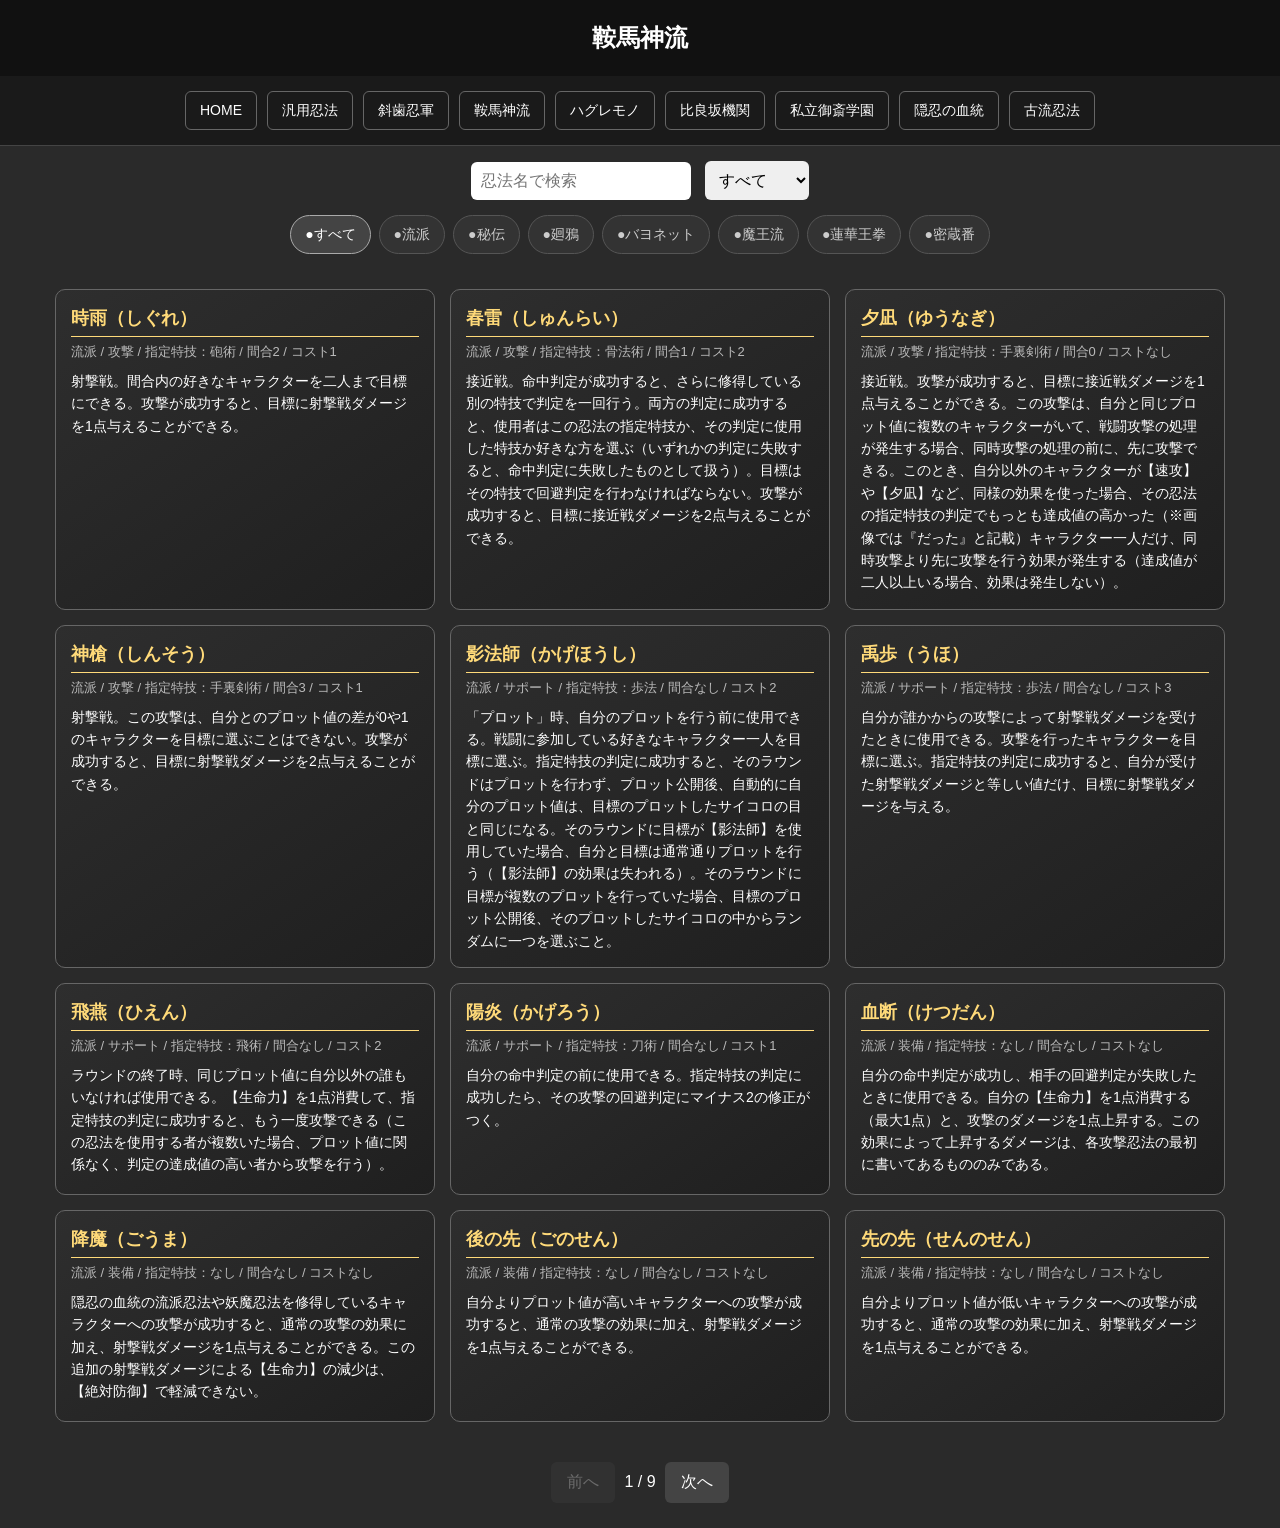
<file: kurama.html>
<!DOCTYPE html>
<html lang="ja">
<head>
<meta charset="UTF-8">
<meta name="viewport" content="width=device-width, initial-scale=1.0">
<link href="other.css" rel="stylesheet" type="text/css">
<title>シノビガミ徹底攻略-鞍馬神流</title>
<style>
body {
  margin: 0;
  font-family: sans-serif;
  background: #2a2a2a;
  color: #fff;
  line-height: 1.5;
}

/* タイトル */
h1 {
  text-align: center;
  padding: 20px 0;
  margin: 0;
  background: #111;
  font-size: 24px;
}
.container h2 {
    text-align: center;
    background-color: #1f1f1f;
    padding: 10px;
    border: 1px solid;
    border-radius: 10px;
}
/* ===== メニュー（修正箇所） ===== */
.menu {
  display: flex;
  justify-content: center; 
  overflow-x: auto;
  /* スムーズなスクロール（iOS用） */
  -webkit-overflow-scrolling: touch; 
  gap: 10px;
  /* 左右にパディングを入れることで、端のアイテムが壁に張り付くのを防ぐ */
  padding: 15px 20px; 
  background: #1a1a1a;
  border-bottom: 1px solid #444;
}

/* スクロールバーの見た目を少し整える（任意） */
.menu::-webkit-scrollbar {
  height: 4px;
}
.menu::-webkit-scrollbar-thumb {
  background: #444;
  border-radius: 10px;
}

/* メニューアイテム（枠線だけ） */
.menu-item {
  flex: 0 0 auto;
  padding: 8px 14px;
  border-radius: 6px;
  cursor: pointer;
  white-space: nowrap;
  font-size: 14px;
  border: 1px solid #666;
  background: transparent;
  transition: 0.2s;
}

/* ホバー */
.menu-item:hover {
  border-color: #aaa;
  background: #333;
}

/* ===== コンテンツ ===== */
.container {
  max-width: 1200px;
  margin: auto;
}

.controls {
  padding: 10px;
  text-align: center;
}

input, select {
  padding: 10px;
  margin: 5px;
  border-radius: 6px;
  border: none;
  font-size: 16px; /* 入力しやすく大きく */
}

/* ===== サブメニューのスタイル ===== */
.submenu {
  display: flex;
  justify-content: center;
  flex-wrap: wrap;
  gap: 8px;
  padding: 10px 0;
}

.sub-item {
  padding: 8px 14px;
  border-radius: 20px;
  cursor: pointer;
  font-size: 14px;
  border: 1px solid #555;
  background: #333;
  color: #ccc;
  transition: 0.2s;
}

.sub-item:hover, .sub-item.active {
  border-color: #aaa;
  background: #444;
  color: #fff;
}

/* グリッド */
.grid {
  display: grid;
  grid-template-columns: repeat(3, 1fr);
  gap: 15px;
  padding: 15px;
}

/* 一覧カード */
.card {
  min-height: 180px;
  overflow: hidden;
  padding: 15px;
  border-radius: 10px;
  background: linear-gradient(145deg, #2e2e2e, #1f1f1f);
  border: 1px solid #666;
  transition: 0.2s;
}

/* テキスト */
.title {
  font-weight: bold;
  margin-bottom: 5px;
  font-size: 1.1em;
  border-bottom: 1px solid;
  padding-bottom: 5px;
  color: #ffda79; /* タイトルを見やすく */
}

.meta {
  font-size: 13px;
  color: #bbb;
  margin-bottom: 8px;
}

.desc {
  font-size: 14px;
  line-height: 1.6;
}

/* ページネーション */
.pagination {
  text-align: center;
  padding: 20px 10px;
}

button {
  padding: 10px 16px;
  margin: 5px;
  border: none;
  border-radius: 6px;
  cursor: pointer;
  font-size: 16px;
  background: #444;
  color: white;
}

button:disabled {
  opacity: 0.3;
  cursor: not-allowed;
}

/* ==========================================
   スマホ向け調整 (768px以下)
========================================== */
@media (max-width: 768px) {
  h1 { font-size: 20px; }
  .menu {
    justify-content: flex-start; 
  }
  /* 2列表示に変更 */
  .grid {
    grid-template-columns: repeat(2, 1fr);
    gap: 10px; /* 間隔を少し詰める */
    padding: 10px;
  }

  /* カード内の文字サイズを大きく */
  .card {
    padding: 12px;
    min-height: auto;
  }

  .title {
    font-size: 1.2em; /* タイトルを大きく */
  }

  .meta {
    font-size: 13px;
    line-height: 1.3;
  }

  .desc {
    font-size: 13px;
    line-height: 1.5;
  }

  /* コントロール（検索・ボタン）のサイズアップ */
  input, select, .sub-item, button {
    font-size: 12px;
  }
  
}

/* さらに小さい画面（400px以下）での微調整 */
@media (max-width: 400px) {
  .grid {
    grid-template-columns: 1fr; /* 非常に狭い場合は1列 */
  }
}

</style>
</head>

<body>

<h1>鞍馬神流</h1>

<div class="menu">
  <div class="menu-item general" onclick="location.href='index.html'">HOME</div>
  <div class="menu-item general" onclick="location.href='hanyou.html'">汎用忍法</div>
  <div class="menu-item hasuba" onclick="location.href='hasuba.html'">斜歯忍軍</div>
  <div class="menu-item kurama" onclick="location.href='kurama.html'">鞍馬神流</div>
  <div class="menu-item hagure" onclick="location.href='hagure.html'">ハグレモノ</div>
  <div class="menu-item hirasaka" onclick="location.href='hirasaka.html'">比良坂機関</div>
  <div class="menu-item gakuen" onclick="location.href='gakuen.html'">私立御斎学園</div>
  <div class="menu-item kettou" onclick="location.href='kettou.html'">隠忍の血統</div>
  <div class="menu-item koryu" onclick="location.href='koryu.html'">古流忍法</div>
</div>

<div class="container">

<div class="controls">
  <input type="text" id="search" placeholder="忍法名で検索">
  <select id="filter">
    <option value="">すべて</option>
    <option value="攻撃">攻撃</option>
    <option value="サポート">サポート</option>
    <option value="装備">装備</option>
  </select>
  
  <div class="submenu">
    <div class="sub-item active" onclick="setSubCategory(this, '')">●すべて</div>
    <div class="sub-item" onclick="setSubCategory(this, '流派')">●流派</div>
    <div class="sub-item" onclick="setSubCategory(this, '秘伝')">●秘伝</div>
    <div class="sub-item" onclick="setSubCategory(this, '廻鴉')">●廻鴉</div>
    <div class="sub-item" onclick="setSubCategory(this, 'バヨネット')">●バヨネット</div>
    <div class="sub-item" onclick="setSubCategory(this, '魔王流')">●魔王流</div>
    <div class="sub-item" onclick="setSubCategory(this, '蓮華王拳')">●蓮華王拳</div>
    <div class="sub-item" onclick="setSubCategory(this, '密蔵番')">●密蔵番</div>
  </div>
</div>

<div class="grid" id="grid"></div>

<div class="pagination">
  <button id="prev">前へ</button>
  <span id="pageInfo"></span>
  <button id="next">次へ</button>
</div>

</div>

<script>
const ITEMS_PER_PAGE = 12;
let currentPage = 1;
let currentSubCategory = ''; // 追加：選択中のサブメニュー属性

const data = [
  //　流派忍法
{
    name:"時雨（しぐれ）",
    type:"攻撃",
    category:"流派",
    meta:"指定特技：砲術 / 間合2 / コスト1",
    desc:"射撃戦。間合内の好きなキャラクターを二人まで目標にできる。攻撃が成功すると、目標に射撃戦ダメージを1点与えることができる。"
  },
  {
    name:"春雷（しゅんらい）",
    type:"攻撃",
    category:"流派",
    meta:"指定特技：骨法術 / 間合1 / コスト2",
    desc:"接近戦。命中判定が成功すると、さらに修得している別の特技で判定を一回行う。両方の判定に成功すると、使用者はこの忍法の指定特技か、その判定に使用した特技か好きな方を選ぶ（いずれかの判定に失敗すると、命中判定に失敗したものとして扱う）。目標はその特技で回避判定を行わなければならない。攻撃が成功すると、目標に接近戦ダメージを2点与えることができる。"
  },
  {
    name:"夕凪（ゆうなぎ）",
    type:"攻撃",
    category:"流派",
    meta:"指定特技：手裏剣術 / 間合0 / コストなし",
    desc:"接近戦。攻撃が成功すると、目標に接近戦ダメージを1点与えることができる。この攻撃は、自分と同じプロット値に複数のキャラクターがいて、戦闘攻撃の処理が発生する場合、同時攻撃の処理の前に、先に攻撃できる。このとき、自分以外のキャラクターが【速攻】や【夕凪】など、同様の効果を使った場合、その忍法の指定特技の判定でもっとも達成値の高かった（※画像では『だった』と記載）キャラクター一人だけ、同時攻撃より先に攻撃を行う効果が発生する（達成値が二人以上いる場合、効果は発生しない）。"
  },
  {
    name:"神槍（しんそう）",
    type:"攻撃",
    category:"流派",
    meta:"指定特技：手裏剣術 / 間合3 / コスト1",
    desc:"射撃戦。この攻撃は、自分とのプロット値の差が0や1のキャラクターを目標に選ぶことはできない。攻撃が成功すると、目標に射撃戦ダメージを2点与えることができる。"
  },
  {
    name:"影法師（かげほうし）",
    type:"サポート",
    category:"流派",
    meta:"指定特技：歩法 / 間合なし / コスト2",
    desc:"「プロット」時、自分のプロットを行う前に使用できる。戦闘に参加している好きなキャラクター一人を目標に選ぶ。指定特技の判定に成功すると、そのラウンドはプロットを行わず、プロット公開後、自動的に自分のプロット値は、目標のプロットしたサイコロの目と同じになる。そのラウンドに目標が【影法師】を使用していた場合、自分と目標は通常通りプロットを行う（【影法師】の効果は失われる）。そのラウンドに目標が複数のプロットを行っていた場合、目標のプロット公開後、そのプロットしたサイコロの中からランダムに一つを選ぶこと。"
  },
  {
    name:"禹歩（うほ）",
    type:"サポート",
    category:"流派",
    meta:"指定特技：歩法 / 間合なし / コスト3",
    desc:"自分が誰かからの攻撃によって射撃戦ダメージを受けたときに使用できる。攻撃を行ったキャラクターを目標に選ぶ。指定特技の判定に成功すると、自分が受けた射撃戦ダメージと等しい値だけ、目標に射撃戦ダメージを与える。"
  },
  {
    name:"飛燕（ひえん）",
    type:"サポート",
    category:"流派",
    meta:"指定特技：飛術 / 間合なし / コスト2",
    desc:"ラウンドの終了時、同じプロット値に自分以外の誰もいなければ使用できる。【生命力】を1点消費して、指定特技の判定に成功すると、もう一度攻撃できる（この忍法を使用する者が複数いた場合、プロット値に関係なく、判定の達成値の高い者から攻撃を行う）。"
  },
  {
    name:"陽炎（かげろう）",
    type:"サポート",
    category:"流派",
    meta:"指定特技：刀術 / 間合なし / コスト1",
    desc:"自分の命中判定の前に使用できる。指定特技の判定に成功したら、その攻撃の回避判定にマイナス2の修正がつく。"
  },
  {
    name:"血断（けつだん）",
    type:"装備",
    category:"流派",
    meta:"指定特技：なし / 間合なし / コストなし",
    desc:"自分の命中判定が成功し、相手の回避判定が失敗したときに使用できる。自分の【生命力】を1点消費する（最大1点）と、攻撃のダメージを1点上昇する。この効果によって上昇するダメージは、各攻撃忍法の最初に書いてあるもののみである。"
  },
  {
    name:"降魔（ごうま）",
    type:"装備",
    category:"流派",
    meta:"指定特技：なし / 間合なし / コストなし",
    desc:"隠忍の血統の流派忍法や妖魔忍法を修得しているキャラクターへの攻撃が成功すると、通常の攻撃の効果に加え、射撃戦ダメージを1点与えることができる。この追加の射撃戦ダメージによる【生命力】の減少は、【絶対防御】で軽減できない。"
  },
  {
    name:"後の先（ごのせん）",
    type:"装備",
    category:"流派",
    meta:"指定特技：なし / 間合なし / コストなし",
    desc:"自分よりプロット値が高いキャラクターへの攻撃が成功すると、通常の攻撃の効果に加え、射撃戦ダメージを1点与えることができる。"
  },
  {
    name:"先の先（せんのせん）",
    type:"装備",
    category:"流派",
    meta:"指定特技：なし / 間合なし / コストなし",
    desc:"自分よりプロット値が低いキャラクターへの攻撃が成功すると、通常の攻撃の効果に加え、射撃戦ダメージを1点与えることができる。"
  },
  {
    name:"影跳（ひげん）",
    type:"攻撃忍法",
    category:"流派",
    meta:"間合 1 / コスト 1 / 指定特技：好きな体術",
    desc:"接近戦。攻撃が成功すると、目標に接近戦ダメージを1点与えることができる。目標が自分の【奥義】の情報を持っていない場合、さらに接近戦ダメージを1点与えることができる。"
},
{
    name:"霧雨（きりさめ）",
    type:"攻撃忍法",
    category:"流派",
    meta:"間合 1 / コスト 1 / 指定特技：水術、走法、見敵術",
    desc:"接近戦。攻撃が成功すると、目標に接近戦ダメージを1点与え、自分に「忘却」が発生している。その戦闘の間持続する効果を一種類選び、それを無効化することができる（その効果が累積する同一のものだった場合、累積した効果をすべて無効化する）。"
},
{
    name:"青嵐（せいらん）",
    type:"攻撃忍法",
    category:"流派",
    meta:"間合 2 / コスト 2 / 指定特技：骨法術",
    desc:"接近戦。攻撃が成功すると、目標に接近戦ダメージを1点与える。目標のプロット値が自分のプロット値より2以上低い場合、さらに射撃戦ダメージを1点与えることができる。"
},
{
    name:"閃電（せんでん）",
    type:"攻撃忍法",
    category:"流派",
    meta:"間合 1 / コスト 1 / 指定特技：刀術",
    desc:"接近戦。攻撃が成功すると、目標に接近戦ダメージを1点与えることができる。この攻撃の命中判定にスペシャルが出た場合、攻撃の処理が終了した後、この忍法を使って、攻撃をもう一度行うことができる（コストは必要）。"
},
{
    name:"五月雨（さみだれ）",
    type:"攻撃忍法",
    category:"流派",
    meta:"間合 1 / コスト 2 / 指定特技：手裏剣術",
    desc:"射撃戦。攻撃が成功すると、目標に射撃戦ダメージを1点与える。使用可能な射撃戦の攻撃忍法があれば、その忍法を使って、攻撃をもう一度行うことができる。"
},
{
    name:"騎射（きしゃ）",
    type:"攻撃忍法",
    category:"流派",
    meta:"間合 2 / コスト 2 / 指定特技：騎乗術",
    desc:"射撃戦。攻撃が成功すると、目標に射撃戦ダメージを1点与え、自分のプロット値を1か2上昇することができる。"
},
{
    name:"孤影（こえい）",
    type:"サポート忍法",
    category:"流派",
    meta:"間合 なし / コスト なし / 指定特技：なし",
    desc:"プロット決定後、プロット時、自分のプロットを行う前に使用できる。戦闘に参加している好きなキャラクターを目標に選ぶ。目標のプロット値が自分のプロット値より1以上だった場合、自分のプロット値を目標のプロット値と同じ値に変更する。この忍法は、一回の戦闘に二度まで使用できる。"
},
{
    name:"抜討（ぬきうち）",
    type:"サポート忍法",
    category:"流派",
    meta:"間合 なし / コスト 1 / 指定特技：なし",
    desc:"自分よりプロット値が高いキャラクターから攻撃を受け、回避判定を行うときに使用できる。その攻撃を行ったキャラクターを目標に選ぶ。この回避判定にプラス2の修正がつく。その回避判定に成功した場合、使用可能な接近戦の攻撃忍法があれば、その忍法を使って、攻撃を一度行うことができる。"
},
{
    name:"天狼（てんろう）",
    type:"サポート忍法",
    category:"流派",
    meta:"間合 なし / コスト 2 / 指定特技：骨法術",
    desc:"自分の命中判定の前に使用できる。指定特技の判定に成功すると、その攻撃の回避判定のファンブル値は、自分のプロット値と同じ値になる。"
},
{
    name:"返討（かえりうち）",
    type:"サポート忍法",
    category:"流派",
    meta:"間合 なし / コスト なし / 指定特技：第六感",
    desc:"ドラマシーン中、誰かが忍法の目標に自分が選ばれたときに使用できる。その忍法の使用者一人を目標に選ぶ。指定特技の判定に成功すると、目標に接近戦ダメージを1点与える。この効果は、対象がそのシーンに登場していなくても使用できる。"
},
{
    name:"俄雨（にわかあめ）",
    type:"サポート忍法",
    category:"流派",
    meta:"間合 1 / コスト 1 / 指定特技：意気",
    desc:"戦闘中、自分の【生命力】が1点以上失われたときに使用できる。この忍法の間合内にいるキャラクターを一人選び、そのキャラクターの指定特技の判定に成功すると、そのラウンドの間、自分の攻撃に対する回避判定にマイナス1の修正がつき、そのラウンドの間、目標は汎用のサポート忍法を使用できなくなる。"
},
{
    name:"追視（ついし）",
    type:"装備忍法",
    category:"流派",
    meta:"間合 なし / コスト なし / 指定特技：なし",
    desc:"自分の回避判定、もしくは奥義破り判定のサイコロを振る直前に使用できる。【生命力】を1点消費すると、その判定にプラス2の修正がつく。"
},

  //　秘伝忍法
  {
    name:"残雪（ざんせつ）",
    type:"攻撃",
    category:"秘伝",
    meta:"指定特技：走法 / 間合1 / コスト2",
    desc:"接近戦。この攻撃は、自分よりプロット値が高いキャラクターを目標に選ぶことができない。攻撃が成功すると、目標に接近戦ダメージを1点与えることができる。また、この攻撃による【生命力】の減少を【絶対防御】によって軽減することはできない。"
  },
  {
    name:"炎天（えんてん）",
    type:"サポート",
    category:"秘伝",
    meta:"指定特技：歩法 / 間合なし / コスト2",
    desc:"戦闘中、自分の手番に使用できる。自分よりプロット値の低いキャラクター一人を目標に選ぶ。指定特技の判定に成功すると、そのラウンドの間、目標は命中判定にマイナス2の修正を受ける。"
  },
  {
    name:"狭霧（さぎり）",
    type:"装備",
    category:"秘伝",
    meta:"指定特技：なし / 間合なし / コストなし",
    desc:"このキャラクターの攻撃に対する回避判定にマイナス1の修正がつく。"
  },
  {
    name:"凩（こがらし）",
    type:"サポート",
    category:"秘伝",
    meta:"指定特技：骨法術 / 間合なし / コスト2",
    desc:"自分が誰かの攻撃を回避したときに使用できる。攻撃を行ったキャラクターを目標に選ぶ。指定特技の判定に成功すると、そのラウンドの間、目標は回避判定にマイナス2の修正を受ける。"
  },
  {
    name:"村雨（むらさめ）",
    type:"装備",
    category:"秘伝",
    meta:"指定特技：なし / 間合なし / コストなし",
    desc:"このキャラクターの攻撃に対して回避判定を行う場合、ファンブル値が1上昇する。この忍法は中忍以上でないと修得できない。"
  },
  {
    name:"十六夜（いざよい）",
    type:"攻撃",
    category:"秘伝",
    meta:"指定特技：刀術 / 間合1 / コスト2",
    desc:"接近戦。攻撃が成功すると、目標に接近戦ダメージを1点と「呪い」の変調を与えることができる。ただし、すでに「呪い」の変調を受けているキャラクターに、この忍法によってさらに「呪い」を与えることはできない。この忍法は中忍頭以上でないと修得できない。"
  },
  {
    name:"日輪（ひのわ）",
    type:"サポート",
    category:"秘伝",
    meta:"指定特技：手裏剣 / 間合なし / コストなし",
    desc:"自分がシーンプレイヤー時のドラマシーンに使用できる。好きなキャラクター一人を目標に選ぶ。指定特技の判定に成功すると、目標が隠忍の血統の流派忍法や妖魔忍法を修得していた場合、射撃戦ダメージを1点与える。この忍法は中忍頭以上でないと修得できない。"
  },
  {
    name:"朧（おぼろ）",
    type:"サポート",
    category:"秘伝",
    meta:"指定特技：身体操術 / 間合なし / コスト3",
    desc:"自分が判定に失敗したときに使用できる（ファンブル時は使用できない）。指定特技の判定に成功すると、その判定を成功にできる。ただし、戦闘シーンでこの忍法を使用すると、判定に成功した処理の後に逆風を受け、ファンブルエリアに移動する（プロット時は除く）。ドラマシーンでこの忍法を使用するとファンブル表を一回振らなければいけない。この忍法は中忍頭以上でないと修得できない。"
  },
  {
    name:"磐（いわお）",
    type:"装備",
    category:"秘伝",
    meta:"指定特技：なし / 間合なし / コストなし",
    desc:"追加の【生命力】とそのスロットを1点獲得する。また、このキャラクターに対して命中判定を行い、ファンブルしたキャラクターは、接近戦ダメージを1点受ける。この忍法は中忍頭以上でないと修得できない。"
  },
  {
    name:"雪崩（なだれ）",
    type:"サポート",
    category:"秘伝",
    meta:"指定特技：怪力 / 間合なし / コスト3",
    desc:"戦闘中、自分が攻撃する代わりに使用できる。指定特技の判定に成功すると、戦場をランダムに変更し、体術からランダムに特技一つを選ぶ。戦闘に参加しているキャラクターは、全員その特技の判定を行い、失敗した者は射撃戦ダメージ2点を受ける。この忍法は上忍以上でないと修得できない。"
  },
  {
    name:"白夜（びゃくや）",
    type:"攻撃",
    category:"秘伝",
    meta:"指定特技：手裏剣術 / 間合1 / コスト1",
    desc:"接近戦。攻撃が成功すると、目標に接近戦ダメージを2点与えることができる。もし、目標が体術以外の特技で回避判定を行う場合、回避判定にマイナス4の修正がつく。この忍法は上忍以上でないと修得できない。"
  },
  {
    name:"月虹（げっこう）",
    type:"攻撃",
    category:"秘伝",
    meta:"指定特技：好きな体術 / 間合1 / コストなし",
    desc:"接近戦。攻撃が成功すると、目標に接近戦ダメージを3点与えることができる。この忍法は上忍頭以上でないと修得できない。"
  },
  {
    name:"斬鉄（ざんてつ）",
    type:"攻撃忍法",
    category:"秘伝",
    meta:"間合 1 / コスト 2 / 指定特技：刀術",
    desc:"接近戦。攻撃が成功すると、目標に接近戦ダメージを1点与える。この攻撃の命中判定でスペシャルになると、戦場を「平地」に変更するか、目標に「故障」の変調を与える（この効果は攻撃が成功する必要はない）。"
},
{
    name:"兜割（かぶとわり）",
    type:"攻撃忍法",
    category:"秘伝",
    meta:"間合 1 / コスト 2 / 指定特技：怪力",
    desc:"接近戦。攻撃が成功すると、目標に接近戦ダメージを1点与える。この攻撃の命中判定でスペシャルになると、目標が回避判定に成功しても1点の接近戦ダメージを与える（相手が回避判定に成功している場合は、この攻撃に成功したものとして扱わない）。"
},
{
    name:"風花（かざはな）",
    type:"サポート忍法",
    category:"秘伝",
    meta:"間合 2 / コスト 2 / 指定特技：なし",
    desc:"戦闘中、自分の手番に使用できる。この忍法の間合内にいるキャラクターの中から好きな変調を一つ選ぶ。目標は【見敵術】の判定を行う。失敗した場合、このラウンドの間、サポート忍法を使用したときの指定特技の判定と奥義破り判定にマイナス1の修正がつく。"
},
{
    name:"鴉返（つばがえし）",
    type:"サポート忍法",
    category:"秘伝",
    meta:"間合 0 / コスト 1 / 指定特技：骨法術",
    desc:"戦闘中、自分が回避判定を行う直前に使用できる。攻撃を行ったキャラクターがこの忍法の間合内にいた場合、そのキャラクター一人を目標に選ぶ。指定特技の判定に成功すると、その攻撃に対する回避判定にプラス1の修正がつく（「内迫修正」の追加ルールを使用している場合、その修正を無効化する）。また、この回避判定に成功すると、目標に「マヒ」の変調を与える。"
},
{
    name:"音断（おとだち）",
    type:"装備忍法",
    category:"秘伝",
    meta:"間合 なし / コスト なし / 指定特技：なし",
    desc:"自分の攻撃に対して、プロット値が4以下のキャラクターが回避判定を行う場合、その回避判定にマイナス1の修正がつき、その回避判定のファンブル値が1上昇する。"
},
{
    name:"空（くう）",
    type:"装備忍法",
    category:"秘伝",
    meta:"間合 なし / コスト なし / 指定特技：なし",
    desc:"戦闘中、自分がプロット値0にいる場合、自分が使用する攻撃忍法の目標を選ぶとき、自分以外のキャラクター全員が同じプロット値にいるものとして扱う（攻撃の目標を選ぶ以外は、元のプロット値にいるものとして扱う）。また、自分がプロット値0にいる場合、コストの合計が3になるように忍法を使用できる。"
},
{
    name:"非情（ひじょう）",
    type:"サポート忍法",
    category:"秘伝",
    meta:"間合 なし / コスト 3 / 指定特技：記憶術",
    desc:"戦闘中、自分の手番に使用できる。自分が獲得している【感情】を一つ選び、目標に選ぶ。指定特技の判定に成功すると、その戦闘の間、目標はその【感情】を持っていないものとして扱う。また、その戦闘の間、目標に対する自分の命中判定のスペシャル値が1減少する。その戦闘の間、目標に対する奥義破り判定がスペシャルになると、目標に射撃戦ダメージを1点与える。この忍法は中忍以上でないと修得できない。"
},
{
    name:"備（そなえ）",
    type:"装備忍法",
    category:"秘伝",
    meta:"間合 なし / コスト なし / 指定特技：なし",
    desc:"この忍法を修得したとき、汎用忍法の中から指定特技が体術の分野の特技を含むものを二つ選ぶ。その忍法を特別修得する。その忍法は一回のセッションに合計二度まで使用できる。この忍法は中忍以上でないと修得できない。"
},

    //廻鴉
  {
    name:"天狗（あまぎつね）",
    type:"攻撃忍法",
    category:"廻鴉",
    meta:"間合 0 / コスト 1 / 指定特技：飛術",
    desc:"接近戦。【生命力】1点を消費すると、この忍法を使用できる。攻撃が成功すると、目標に接近戦ダメージを自分のプロット値と同じ点数だけ与えることができる。"
  },
  {
    name:"斬刀（はつとう）",
    type:"攻撃忍法",
    category:"廻鴉",
    meta:"間合 1 / コスト 2 / 指定特技：刀術",
    desc:"接近戦。【生命力】1点を消費すると、この忍法を使用できる。この攻撃に対する回避判定には、目標がそのセッション中に回復した回数だけマイナス1の修正がつく。攻撃が成功すると、目標に接近戦ダメージを1点と「行方不明」の変調を与えることができる。"
  },
  {
    name:"外法扇（げほうせん）",
    type:"サポート忍法",
    category:"廻鴉",
    meta:"間合 なし / コスト 2 / 指定特技：幻術",
    desc:"戦闘中、自分の手番に使用できる。指定特技の判定に成功すると、1D6を振る。自分の現在のプロット値と同じ値になる。そのラウンドの間、自分が攻撃やその代わりとなる行動を行った場合、元々の自分のプロット値以下のキャラクターは、そのプロット値のままとなる。そうでない場合、自分の手番が終了する。"
  },
  {
    name:"境鳥（さかいどり）",
    type:"サポート忍法",
    category:"廻鴉",
    meta:"間合 なし / コスト なし / 指定特技：飛術",
    desc:"自分が登場していない戦闘シーンの「プロット」時、プロット値を公開する前に使用できる。指定特技の判定に成功すると、その戦闘シーンに乱入できる。また、そのとき二つのサイコロを使ってプロットできる。プロットを公開したタイミングで、どのサイコロの目を自分のプロット値にするか決定すること。"
  },
  {
    name:"科狩（かがり）",
    type:"装備忍法",
    category:"廻鴉",
    meta:"間合 なし / コスト なし / 指定特技：なし",
    desc:"この忍法を修得したときに、好きな流派一種を選ぶ。その流派に所属するキャラクターへの攻撃が成功すると、通常の攻撃の効果に加え、射撃戦ダメージを1点与えることができる（この忍法を修得したときに六大流派のいずれかを選んだ場合、その下位流派を目標にした攻撃が成功したときも、射撃戦ダメージを1点与えることができる）。"
  },
  {
    name:"覆滅（ふくめつ）",
    type:"装備忍法",
    category:"廻鴉",
    meta:"間合 なし / コスト なし / 指定特技：なし",
    desc:"一度、奥義破り判定に成功した奥義に対して再び奥義破り判定を行う場合、自動的に成功する（スペシャルではない。達成値が必要な場合は10になる）。"
  },
  {
    name:"想斬羽（おもきりばね）",
    type:"攻撃忍法",
    category:"廻鴉",
    meta:"間合 2 / コスト 1 / 指定特技：手裏剣術",
    desc:"射撃戦。攻撃が成功すると、目標に射撃戦ダメージを1点与え、その戦闘の間、「忘却」の変調を与える。この「忘却」の効果によって、自分に対する【感情】を目標が失っている間、自分が使用する忍法の指定特技判定と、自分が行う奥義破り判定、さらに目標が行う回避判定にマイナス1の修正がつく。"
},
{
    name:"木葉（このは）",
    type:"サポート忍法",
    category:"廻鴉",
    meta:"間合 なし / コスト なし / 指定特技：なし",
    desc:"プロット忍法。自分のプロットとは別に、「木葉」のプロットを行う。そのラウンドの間、「木葉」と同じプロット値のキャラクターを攻撃の目標に選ぶことができない。また、「木葉」と同じプロット値のキャラクターはあらゆる判定にマイナス1の修正がつく。この忍法は、一回の戦闘で二度まで使用できる。"
},
{
    name:"輪化（りんか）",
    type:"サポート忍法",
    category:"廻鴉",
    meta:"間合 0 / コスト 1 / 指定特技：飛術",
    desc:"戦闘中、自分のプロット値が変更したときに使用できる。変更後のプロット値から見て、この忍法の間合内にいるキャラクターの中から好きな敵だけを目標に選ぶ。指定特技の判定に成功すると、目標に射撃戦ダメージを1点与える。"
},
{
    name:"黒州（くろす）",
    type:"装備忍法",
    category:"廻鴉",
    meta:"間合 なし / コスト なし / 指定特技：なし",
    desc:"戦闘中、自分が忍具を使用したとき、その戦場を「平地」か「高所」に変更できる。また、この効果によって発生した「高所」の戦場の特殊効果を無視できる。"
},
  
  //バヨネット
  {
    name:"雷火（らいか）",
    type:"攻撃忍法",
    category:"バヨネット",
    meta:"間合 3 / コスト 1 / 指定特技：砲術",
    desc:"射撃戦。この攻撃に対して回避判定を行う場合、攻撃を行ったキャラクターと目標のプロット値の差が、回避判定のマイナスの修正となる。攻撃が成功すると、目標に射撃戦ダメージを1点与えることができる。"
},
{
    name:"車懸火（くるまはなび）",
    type:"攻撃忍法",
    category:"バヨネット",
    meta:"間合 2 / コスト 1～ / 指定特技：身体操術",
    desc:"射撃戦。この攻撃を行うとき、この忍法のコストを、1から使用できる最大値までの範囲で自由に設定できる。使用したコスト1点につき、目標を間合内から一人選ぶ。攻撃が成功すると、目標に射撃戦ダメージを1点与えることができる。"
},
{
    name:"禅銃（ぜんがん）",
    type:"攻撃忍法",
    category:"バヨネット",
    meta:"間合 2 / コスト 1 / 指定特技：意気",
    desc:"射撃戦。この攻撃は、自分が逆凶中でも、通常通り命中判定を行うことができる。攻撃が成功すると、目標に射撃戦ダメージを1点与えることができる。"
},
{
    name:"魔弾（またん）",
    type:"サポート忍法",
    category:"バヨネット",
    meta:"間合 なし / コスト 1 / 指定特技：なし",
    desc:"自分の攻撃で射撃戦ダメージを与えたときに使用できる。その射撃戦ダメージを集団戦ダメージに変更することができる。"
},
{
    name:"煉獄（れんごく）",
    type:"サポート忍法",
    category:"バヨネット",
    meta:"間合 なし / コスト 4 / 指定特技：異術",
    desc:"戦闘中、自分よりもプロット値が高いキャラクターが攻撃忍法や、それに代わる奥義を使おうとしたときに使用できる。攻撃忍法や奥義を使おうとしたキャラクターを目標に選ぶ。指定特技の判定に成功すると、目標の攻撃や奥義より先に、目標に射撃戦ダメージを1点与えることができる（この効果によって目標が脱落した場合、目標は攻撃忍法や奥義を使用しなかったことになる）。"
},
{
    name:"零討（ぜろうち）",
    type:"装備忍法",
    category:"バヨネット",
    meta:"間合 なし / コスト なし / 指定特技：なし",
    desc:"自分と同じプロット値のキャラクターへの攻撃が成功すると、通常の攻撃の効果に加え、射撃戦ダメージを1点与えることができる。"
},
{
    name:"断打弾（だんだだん）",
    type:"サポート忍法",
    category:"バヨネット",
    meta:"間合 なし / コスト 1 / 指定特技：砲術",
    desc:"自分の攻撃で射撃戦ダメージを与えたときに使用できる。指定特技の判定に成功すると、その射撃戦ダメージを接近戦ダメージに変更する。"
},
{
    name:"射絶（しゃぜつ）",
    type:"サポート忍法",
    category:"バヨネット",
    meta:"間合 なし / コスト 2 / 指定特技：手練",
    desc:"誰かがサポート忍法の指定特技の判定を行う直前に使用できる。サポート忍法を使用するキャラクター一人を目標に選ぶ。指定特技の判定に成功すると、目標が使用するサポート忍法の指定特技の判定にマイナス2の修正をつける。"
},
{
    name:"弾吐（たまはき）",
    type:"装備忍法",
    category:"バヨネット",
    meta:"間合 なし / コスト なし / 指定特技：なし",
    desc:"セッション開始時に特殊忍具「弾倉」を二個獲得する。この忍具は、自分が射撃戦の攻撃忍法を使用したとき、その命中判定か、誰かがその攻撃に対する回避判定を行った直後に使用できる。使用した直前に行った命中判定のサイコロを振り直すか、使用した直前に行った回避判定のサイコロを振り直すことができる。"
},
{
    name:"継矢（つぐや）",
    type:"装備忍法",
    category:"バヨネット",
    meta:"間合 なし / コスト なし / 指定特技：なし",
    desc:"自分が射撃戦の攻撃忍法を使用するとき、その命中判定のスペシャル値を1減少する。"
},


  //魔王流
{
    name:"戦酔（せんすい）",
    type:"攻撃忍法",
    category:"魔王流",
    meta:"間合 1 / コスト 3 / 指定特技：刀術",
    desc:"接近戦。攻撃が成功すると、目標に接近戦ダメージを与える。そのシナリオ中、戦闘で勝者になった回数だけ、与えることができる（最低1点、最大4点）。"
},
{
    name:"怪刃（かいじん）",
    type:"攻撃忍法",
    category:"魔王流",
    meta:"間合 1 / コスト 1 / 指定特技：異形化",
    desc:"接近戦。攻撃が成功すると、目標に接近戦ダメージを、このセッション中、自分が妖魔化した回数と同じ点数だけ、与えることができる（最低0点、最大4点）。"
},
{
    name:"闇鎌斬（やみかまきり）",
    type:"サポート忍法",
    category:"魔王流",
    meta:"間合 なし / コスト 2 / 指定特技：異形化",
    desc:"戦闘中、自分の手番に使用できる。自分を目標に選ぶ。指定特技の判定に成功すると、その戦闘の間、自分の命中判定にプラス2の修正がつく。この効果は累積しない。"
},
{
    name:"曲歌（まがりうた）",
    type:"サポート忍法",
    category:"魔王流",
    meta:"間合 2 / コスト 2 / 指定特技：封術",
    desc:"戦闘中、この忍法の間合内にいる誰かが妖術分野の特技を指定特技にしている攻撃忍法やサポート忍法を使用したときに使用できる。そのキャラクターを目標に選ぶ。指定特技の判定に成功すると、目標の使った忍法を無効化することができる。"
},
{
    name:"龍哭（りゅうこく）",
    type:"サポート忍法",
    category:"魔王流",
    meta:"間合 2 / コスト 2 / 指定特技：言霊術",
    desc:"戦闘中、自分が攻撃する代わりに使用できる。間合内にいる隠忍の血統の流派忍法か妖魔忍法を修得しているキャラクター全員（自分含む）を目標に選ぶ。指定特技の判定に成功すると、目標に接近戦ダメージを1点与えることができる。"
},
{
    name:"魔血（まけつ）",
    type:"装備忍法",
    category:"魔王流",
    meta:"間合 なし / コスト なし / 指定特技：なし",
    desc:"この忍法を修得したときに、隠忍の血統の流派忍法の中から攻撃忍法かサポート忍法を二種類選ぶ（下位流派の流派忍法は含むが、秘伝忍法は含まない）。自分の【生命力】を1点消費すると、その忍法を使用できる。"
},
{
    name:"熊抱（くまだき）",
    type:"攻撃忍法",
    category:"魔王流",
    meta:"間合 1 / コスト 4 / 指定特技：怪力",
    desc:"接近戦。もし、この攻撃の目標のプロット値が、自分と同じ値だった場合、その命中判定のスペシャル値が1減少する。攻撃が成功すると、目標に接近戦ダメージを2点与える。"
},
{
    name:"喰種（しょくしゅ）",
    type:"サポート忍法",
    category:"魔王流",
    meta:"間合 なし / コスト なし / 指定特技：兵糧術",
    desc:"自分が戦闘の勝者になったときに使用できる。指定特技の判定に成功すると、追加の【生命力】とそのスロットを1つ獲得する。この忍法は、一回のセッションで三度まで使用できる。"
},
{
    name:"変幻（へんげん）",
    type:"サポート忍法",
    category:"魔王流",
    meta:"間合 なし / コスト 1 / 指定特技：異形化",
    desc:"戦闘中、自分の手番に使用できる。【生命力】を1点消費して、指定特技の判定に成功すると、その戦闘の間、自分の修得している攻撃忍法一つの指定特技を、妖術分野の中から好きな特技に変更する。"
},
{
    name:"鬼才（きさい）",
    type:"装備忍法",
    category:"魔王流",
    meta:"間合 なし / コスト なし / 指定特技：なし",
    desc:"自分が隠忍の血統の攻撃忍法や隠忍の血統のサポート忍法を使用するとき、その忍法の間合を1上昇するか、そのコストを1減少する（間合が「なし」の忍法の間合を上昇させたり、コストを0未満にすることはできない）。"
},

  //蓮華王拳忍法
{
    name:"密勁（みっけい）",
    type:"攻撃忍法",
    category:"蓮華王拳",
    meta:"間合 1 / コスト 1 / 指定特技：可変",
    desc:"接近戦。この忍法の指定特技は、攻撃を行うときに、忍法の使用者が好きな体術分野の中から一種類を選ぶ。攻撃が成功すると、目標に接近戦ダメージを1点与えることができる。"
},
{
    name:"練気（れんき）",
    type:"サポート忍法",
    category:"蓮華王拳",
    meta:"間合 なし / コスト 1 / 指定特技：身体操術",
    desc:"戦闘中、自分が攻撃する代わりに使用できる。指定特技の判定に成功すると、自分が「クリティカルヒット」の奥義を使用したとき、さらに接近戦ダメージを1点与えることができるようになる。この効果は、累積せず、その戦闘が終了するか、自分に対して誰かが攻撃を成功させるまで持続する。"
},
{
    name:"拳獣（けんじゅう）",
    type:"装備忍法",
    category:"蓮華王拳",
    meta:"間合 なし / コスト なし / 指定特技：なし",
    desc:"間合が1以下の攻撃忍法によって、間合1以内にいる目標に対して攻撃が成功したとき、通常の効果に加え「マヒ」の変調を与えることができる。"
},
{
    name:"聖痕符（せいちゅうふ）",
    type:"装備忍法",
    category:"蓮華王拳",
    meta:"間合 なし / コスト なし / 指定特技：なし",
    desc:"この忍法を修得しているキャラクターの攻撃による【生命力】の減少を、妖魔忍法を修得しているキャラクターは、「絶対防御」によって軽減することができない。"
},
{
    name:"戦極拳（せんごくけん）",
    type:"装備忍法",
    category:"蓮華王拳",
    meta:"間合 なし / コスト なし / 指定特技：なし",
    desc:"自分が攻撃の目標になったとき、回避判定を放棄することができる。回避判定を放棄すると、その攻撃の効果が決定した後、自分がその戦闘から脱落していなければ、その攻撃を行ったキャラクターに対して、このラウンドに使用していない攻撃忍法を使用することができる（「クリティカルヒット」や「範囲攻撃」の奥義は使用できない）。"
},
{
    name:"福筋（ふっきん）",
    type:"装備忍法",
    category:"蓮華王拳",
    meta:"間合 なし / コスト なし / 指定特技：なし",
    desc:"「神通丸」を使用したとき、振り直した出目が気に入らなかった場合、もう一度だけ振り直すことができる。"
},
{
    name:"蓮華掌（れんげしょう）",
    type:"攻撃忍法",
    category:"蓮華王拳",
    meta:"間合 1 / コスト 2 / 指定特技：可変",
    desc:"接近戦。この忍法の指定特技は、目標の修得している特技の中から一つを選ぶ。攻撃が成功すると、目標に接近戦ダメージを2点与える。"
},
{
    name:"密腕（みつわん）",
    type:"サポート忍法",
    category:"蓮華王拳",
    meta:"間合 なし / コスト 3 / 指定特技：異形化",
    desc:"戦闘中、自分の手番に攻撃を行う代わりに使用できる。指定特技の判定に成功すると、その戦闘の間、自分が接近戦の攻撃忍法を使用する場合、目標を選ぶとき、その攻撃忍法の間合内のキャラクターを追加でもう一人選ぶことができるようになる（同一の目標を二度選ぶことはできない）。この効果は累積しない。"
},
{
    name:"震脚（しんきゃく）",
    type:"サポート忍法",
    category:"蓮華王拳",
    meta:"間合 なし / コスト 2 / 指定特技：身体操術",
    desc:"プロット忍法。指定特技の判定に成功すると、自分のプロットとは別に、「震脚」のプロットを行う。プロットを公開したタイミングで、「震脚」と同じプロット値のキャラクター全員は【身体操術】による判定を行う。失敗したキャラクターは、プロット値を0に変更する。"
},
{
    name:"護本尊（まもりほんぞん）",
    type:"装備忍法",
    category:"蓮華王拳",
    meta:"間合 なし / コスト なし / 指定特技：なし",
    desc:"「六道表」を確認し、自分の信念に対応する数値を確認する。これを本尊値と呼ぶ。戦闘中、本尊値と同じプロット値にいるキャラクターが判定を行ったとき、1ラウンドに一度までそのサイコロを振り直すことができる。"
},

// 密蔵番
{
    name:"封刃（ふうじん）",
    type:"攻撃忍法",
    category:"密蔵番",
    meta:"間合 1 / コスト 1 / 指定特技：壊器術、調査術、封術",
    desc:"接近戦。攻撃が成功すると、目標に接近戦ダメージを1点与える。さらに、目標が「プライズ効果表（基本p242）」の効果を持つプライズ妖魔武器を持っていた場合、その中から一つを選ぶ。その戦闘の間、その効果を無効化する。この攻撃忍法の目標を選ぶとき、自分の【生命力】を1点消費すると、その攻撃の処理の間、間合を1上昇することができる。"
},
{
    name:"柳撃（かぜうち）",
    type:"攻撃忍法",
    category:"密蔵番",
    meta:"間合 3 / コスト 2 / 指定特技：砲術",
    desc:"射撃戦。攻撃が成功すると、目標に射撃戦ダメージを1点与え、「残刃」の変調を与える。「残刃」を受けている間、目標はあらゆる判定のファンブル値が1上昇する。この効果は累積しない。"
},
{
    name:"魔境（まきょう）",
    type:"攻撃忍法",
    category:"密蔵番",
    meta:"間合 3 / コスト 1 / 指定特技：地の利",
    desc:"集団戦。攻撃が成功すると、目標に集団戦ダメージを1点与えることができる。このシーンの戦場が「平地」以外の場合、この効果による集団戦ダメージの代わりに接近戦ダメージを与えてもよい。"
},
{
    name:"落雷（らくらい）",
    type:"サポート忍法",
    category:"密蔵番",
    meta:"間合 なし / コスト 2 / 指定特技：なし",
    desc:"この忍法を修得したときに好きな戦場一種を選ぶ。戦闘中、別の戦場からその戦場に変更されたときに使用できる。その戦闘に参加しているキャラクターの中で自分以外の全員を目標に選ぶ。【見敵術】で判定を行う。失敗した者は射撃戦ダメージを1点受ける。"
},
{
    name:"禁縛（きんばく）",
    type:"サポート忍法",
    category:"密蔵番",
    meta:"間合 なし / コスト なし / 指定特技：縄術",
    desc:"自分が誰かにダメージを与えたときに使用できる。ダメージを与えた者の中から好きなキャラクター一人を目標に選ぶ。好きな忍具一つを消費し、指定特技の判定に成功すると、目標に「呪い」の変調を与える。この「呪い」で使用不能になる忍法は、目標が修得している装備忍法の中からランダムに選ぶ。"
},
{
    name:"刀狩（かたながり）",
    type:"サポート忍法",
    category:"密蔵番",
    meta:"間合 なし / コスト 1 / 指定特技：身体操術",
    desc:"自分の手番に使用できる。自分の修得している装備忍法一つを選ぶ。指定特技の判定に成功すると、そのセッションの間、その忍法の指定特技を、別の特技に変更して修得しているものとして扱う。"
},
{
    name:"跳域（ちょういき）",
    type:"サポート忍法",
    category:"密蔵番",
    meta:"間合 なし / コスト 1 / 指定特技：飛術",
    desc:"戦闘中、自分が回避判定を行うときに使用できる。指定特技の判定に成功すると、「戦場表」を使用してランダムに場所一種を選ぶ。その場所が、現在の戦場の種類と異なっていた場合、戦場をその場所に変更する。この忍法を使用した場合、その回避判定にプラス2の修正がつく。"
},
{
    name:"切羽（せっぱ）",
    type:"サポート忍法",
    category:"密蔵番",
    meta:"間合 なし / コスト 2 / 指定特技：生存術",
    desc:"自分が攻撃や奥義の効果以外でダメージを受けたときに使用できる。【生命力】を1点減少（消費は除く）したときに使用できる。指定特技の判定に成功すると、受けたダメージは【生命力】の減少を1点軽減し、自分が受けている「故障」「重傷」「火達磨」「残刃」の変調を回復する。"
},
{
    name:"深掘（ふかぼり）",
    type:"サポート忍法",
    category:"密蔵番",
    meta:"間合 なし / コスト なし / 指定特技：調査術",
    desc:"自分が情報判定に成功したときに使用できる。指定特技の判定に成功すると、そのセッション中に自分が使用した忍具（特殊忍具含む）を一つ回収できる（自分が使用した忍具しか回収できない）。また、その判定に成功した場合、このセッション中にその忍具に関する情報が公開されていなかった場合、追加で「神通丸」か「通貨」を一つ獲得することができる。"
},
{
    name:"怪厨子（あやしずし）",
    type:"装備忍法",
    category:"密蔵番",
    meta:"間合 なし / コスト なし / 指定特技：なし",
    desc:"この忍法を修得したとき、古流派忍法の攻撃忍法の中から一つを選ぶ。セッション開始時に、「神通丸」か「通貨」を一つ獲得する。この忍法の効果によって獲得したものはセッション終了時に失われる。"
},
{
    name:"古忍蔵（こにんぞう）",
    type:"装備忍法",
    category:"密蔵番",
    meta:"間合 なし / コスト なし / 指定特技：なし",
    desc:"古流派忍法の流派忍法を修得しているキャラクターを攻撃した場合、その回避判定にマイナス1の修正がつく。また、その攻撃が成功すると、通常の攻撃の効果に加え、射撃戦ダメージを1点与えることができる。"
},
{
    name:"八角鏡（はっかくきょう）",
    type:"装備忍法",
    category:"密蔵番",
    meta:"間合 なし / コスト なし / 指定特技：なし",
    desc:"奥義破り判定を行うとき、プラス1の修正がつく。また、その奥義が奥義開発されていたものや、弱点であった場合、さらにプラス2の修正がつく。"
},

// 正認記
{
    name:"剣気（けんき）",
    type:"装備忍法",
    category:"流派",
    meta:"間合 なし / コスト なし / 指定特技：なし",
    desc:"戦闘中、そのラウンドに自分が使用できる忍法のコストの合計が最大値まで達した場合、自分の修得している接近戦の攻撃忍法の威力が上昇する。"
},
{
    name:"二重虹（ふたえにじ）",
    type:"装備忍法",
    category:"流派",
    meta:"間合 なし / コスト なし / 指定特技：なし",
    desc:"自分の命中判定の達成値が10以上になった場合、その攻撃によるダメージを1点上昇する。"
},
{
    name:"進歩（いっぽ）",
    type:"攻撃忍法",
    category:"秘伝",
    meta:"間合 1 / コスト 1 / 指定特技：走法",
    desc:"接近戦。この攻撃の命中判定はファンブル値が1になる。攻撃が成功すると、目標に接近戦ダメージを1点与えることができる。"
},
{
    name:"涼風（すずかぜ）",
    type:"攻撃忍法",
    category:"秘伝",
    meta:"間合 1 / コスト 3 / 指定特技：衣装術",
    desc:"接近戦。この攻撃の回避判定には、目標の修得している衣装術分野の特技と同じ値だけマイナスの修正がつく（最大マイナス3）。攻撃が成功すると、目標に接近戦ダメージを1点与えることができる。"
},
{
    name:"華翼（はなさき）",
    type:"攻撃忍法",
    category:"廻鴉",
    meta:"間合 1 / コスト 1 / 指定特技：飛術",
    desc:"接近戦。攻撃が成功すると、目標に接近戦ダメージを1点与えることができる。自分がその戦闘中、プロットの公開後にプロット値を増減していた場合、増減したプロット値の分だけ、その回避判定にマイナスの修正がつく（最大マイナス4）。さらに接近戦ダメージを1点与える。"
},
{
    name:"口合気（くちあいき）",
    type:"サポート忍法",
    category:"廻鴉",
    meta:"間合 1 / コスト 2 / 指定特技：なし",
    desc:"戦闘中、間合内にいる誰かが判定を行う直前に使用できる。その判定を行うキャラクター一人を目標に選ぶ。その判定にマイナス1の修正がつく。目標が「行方不明」か「忘却」の変調を受けている場合、修正はマイナス2になる。"
},
{
    name:"闇撃（やみうち）",
    type:"サポート忍法",
    category:"バヨネット",
    meta:"間合 なし / コスト 3 / 指定特技：地の利",
    desc:"自分がシーンプレイヤー時のドラマシーンに使用できる。自分を目標に選ぶ。指定特技の判定に成功すると、そのセッションの間、自分の攻撃にプラス1の修正がつく。この効果は累積しない。"
},
{
    name:"穿狙（きゅうそ）",
    type:"装備忍法",
    category:"バヨネット",
    meta:"間合 なし / コスト なし / 指定特技：なし",
    desc:"自分が命中判定に攻撃を行い、何らかの効果によって命中判定に成功した場合、その回避判定にマイナス2の修正がつき、その攻撃によるダメージを1点上昇する。"
},
{
    name:"霊圧（れいあつ）",
    type:"装備忍法",
    category:"魔王流",
    meta:"間合 なし / コスト なし / 指定特技：なし",
    desc:"自分の命中判定の達成値が10以上になった場合、その攻撃の回避判定にマイナス2の修正がつく。"
},
{
    name:"無朽（むきゅう）",
    type:"装備忍法",
    category:"魔王流",
    meta:"間合 なし / コスト なし / 指定特技：なし",
    desc:"自分の【生命力】が2点以下の場合、忍法の効果で【生命力】を消費するとき、その消費する【生命力】が軽減される（最低0点）。"
},
{
    name:"愚直（ぐちょく）",
    type:"攻撃忍法",
    category:"蓮華王拳",
    meta:"間合 1 / コスト 2 / 指定特技：骨法術",
    desc:"接近戦。この攻撃は、自分が逆凪中でも、通常通り命中判定を行うことができる。攻撃が成功すると、目標に接近戦ダメージを1点与えることができる。"
},
{
    name:"荒行（あらぎょう）",
    type:"サポート忍法",
    category:"蓮華王拳",
    meta:"間合 なし / コスト 2 / 指定特技：生存術",
    desc:"自分がシーンプレイヤー時のドラマシーンに使用できる。指定特技の判定に成功すると、自分がまだ受けていない変調一つを受ける。そして、そのセッションの間、自分の命中判定にプラス1の修正がつく。この効果は最大3点まで累積する。"
}

];

const grid = document.getElementById("grid");

// 追加：サブメニュー切り替え関数
function setSubCategory(element, cat) {
  currentSubCategory = cat;
  currentPage = 1; // ページを1に戻す
  
  // ボタンのアクティブ表示切り替え
  document.querySelectorAll('.sub-item').forEach(btn => {
    btn.classList.remove('active');
  });
  element.classList.add('active');
  
  render();
}

function getFilteredData() {
  const search = document.getElementById("search").value.toLowerCase();
  const filter = document.getElementById("filter").value;

  return data
    .filter(d =>
      d.name.toLowerCase().includes(search) ||
      d.desc.toLowerCase().includes(search)
    )
    .filter(d => !filter || d.type.includes(filter))
    // 追加：サブメニューによる絞り込み（空文字の場合は全表示）
    .filter(d => !currentSubCategory || d.category === currentSubCategory);
}

function render() {
  const filtered = getFilteredData();
  const totalPages = Math.ceil(filtered.length / ITEMS_PER_PAGE);

  if (currentPage > totalPages) currentPage = totalPages || 1;

  const start = (currentPage - 1) * ITEMS_PER_PAGE;
  const pageData = filtered.slice(start, start + ITEMS_PER_PAGE);

  grid.innerHTML = "";

  if (filtered.length === 0) {
    grid.innerHTML = "<p style='text-align:center;'>該当する忍法がありません</p>";
    document.getElementById("pageInfo").textContent = "";
    document.getElementById("prev").disabled = true;
    document.getElementById("next").disabled = true;
    return;
  }

  pageData.forEach(d => {
    const card = document.createElement("div");
    card.className = "card";
    
    // サブカテゴリーの表示も追加したい場合は、以下のmeta部分を調整してください
    card.innerHTML = `
      <div class="title">${d.name}</div>
      <div class="meta">${d.category || '未設定'} / ${d.type} / ${d.meta}</div>
      <div class="desc">${d.desc}</div>
    `;
    grid.appendChild(card);
  });

  document.getElementById("pageInfo").textContent =
    `${currentPage} / ${totalPages}`;

  document.getElementById("prev").disabled = currentPage === 1;
  document.getElementById("next").disabled = currentPage === totalPages;
}

document.getElementById("search").addEventListener("input", () => {
  currentPage = 1;
  render();
});

document.getElementById("filter").addEventListener("change", () => {
  currentPage = 1;
  render();
});

document.getElementById("prev").addEventListener("click", () => {
  currentPage--;
  render();
});

document.getElementById("next").addEventListener("click", () => {
  currentPage++;
  render();
});

render();
</script>

</body>
</html>
</file>
<file: other.css>
<style>
body {
  margin: 0;
  font-family: sans-serif;
  background: #2a2a2a;
  color: #fff;
  line-height: 1.5;
}

/* タイトル */
h1 {
  text-align: center;
  padding: 20px 0;
  margin: 0;
  background: #111;
  font-size: 24px;
}
.container h2 {
    text-align: center;
    background-color: #1f1f1f;
    padding: 10px;
    border: 1px solid;
    border-radius: 10px;
}
/* ===== メニュー（修正箇所） ===== */
.menu {
  display: flex;
  justify-content: center; 
  overflow-x: auto;
  /* スムーズなスクロール（iOS用） */
  -webkit-overflow-scrolling: touch; 
  gap: 10px;
  /* 左右にパディングを入れることで、端のアイテムが壁に張り付くのを防ぐ */
  padding: 15px 20px; 
  background: #1a1a1a;
  border-bottom: 1px solid #444;
}

/* スクロールバーの見た目を少し整える（任意） */
.menu::-webkit-scrollbar {
  height: 4px;
}
.menu::-webkit-scrollbar-thumb {
  background: #444;
  border-radius: 10px;
}

/* メニューアイテム（枠線だけ） */
.menu-item {
  flex: 0 0 auto;
  padding: 8px 14px;
  border-radius: 6px;
  cursor: pointer;
  white-space: nowrap;
  font-size: 14px;
  border: 1px solid #666;
  background: transparent;
  transition: 0.2s;
}

/* ホバー */
.menu-item:hover {
  border-color: #aaa;
  background: #333;
}

/* ===== コンテンツ ===== */
.container {
  max-width: 1200px;
  margin: auto;
}

.controls {
  padding: 10px;
  text-align: center;
}

input, select {
  padding: 10px;
  margin: 5px;
  border-radius: 6px;
  border: none;
  font-size: 16px; /* 入力しやすく大きく */
}

/* ===== サブメニューのスタイル ===== */
.submenu {
  display: flex;
  justify-content: center;
  flex-wrap: wrap;
  gap: 8px;
  padding: 10px 0;
}

.sub-item {
  padding: 8px 14px;
  border-radius: 20px;
  cursor: pointer;
  font-size: 14px;
  border: 1px solid #555;
  background: #333;
  color: #ccc;
  transition: 0.2s;
}

.sub-item:hover, .sub-item.active {
  border-color: #aaa;
  background: #444;
  color: #fff;
}

/* グリッド */
.grid {
  display: grid;
  grid-template-columns: repeat(3, 1fr);
  gap: 15px;
  padding: 15px;
}

/* 一覧カード */
.card {
  min-height: 180px;
  overflow: hidden;
  padding: 15px;
  border-radius: 10px;
  background: linear-gradient(145deg, #2e2e2e, #1f1f1f);
  border: 1px solid #666;
  transition: 0.2s;
}

/* テキスト */
.title {
  font-weight: bold;
  margin-bottom: 5px;
  font-size: 1.1em;
  border-bottom: 1px solid;
  padding-bottom: 5px;
  color: #ffda79; /* タイトルを見やすく */
}

.meta {
  font-size: 13px;
  color: #bbb;
  margin-bottom: 8px;
}

.desc {
  font-size: 14px;
  line-height: 1.6;
}

/* ページネーション */
.pagination {
  text-align: center;
  padding: 20px 10px;
}

button {
  padding: 10px 16px;
  margin: 5px;
  border: none;
  border-radius: 6px;
  cursor: pointer;
  font-size: 16px;
  background: #444;
  color: white;
}

button:disabled {
  opacity: 0.3;
  cursor: not-allowed;
}

/* ==========================================
   スマホ向け調整 (768px以下)
========================================== */
@media (max-width: 768px) {
  h1 { font-size: 20px; }
  .menu {
    justify-content: flex-start; 
  }
  /* 2列表示に変更 */
  .grid {
    grid-template-columns: repeat(2, 1fr);
    gap: 10px; /* 間隔を少し詰める */
    padding: 10px;
  }

  /* カード内の文字サイズを大きく */
  .card {
    padding: 12px;
    min-height: auto;
  }

  .title {
    font-size: 1.2em; /* タイトルを大きく */
  }

  .meta {
    font-size: 13px;
    line-height: 1.3;
  }

  .desc {
    font-size: 13px;
    line-height: 1.5;
  }

  /* コントロール（検索・ボタン）のサイズアップ */
  input, select, .sub-item, button {
    font-size: 12px;
  }
  
}

/* さらに小さい画面（400px以下）での微調整 */
@media (max-width: 400px) {
  .grid {
    grid-template-columns: 1fr; /* 非常に狭い場合は1列 */
  }
}

</style>
</file>
